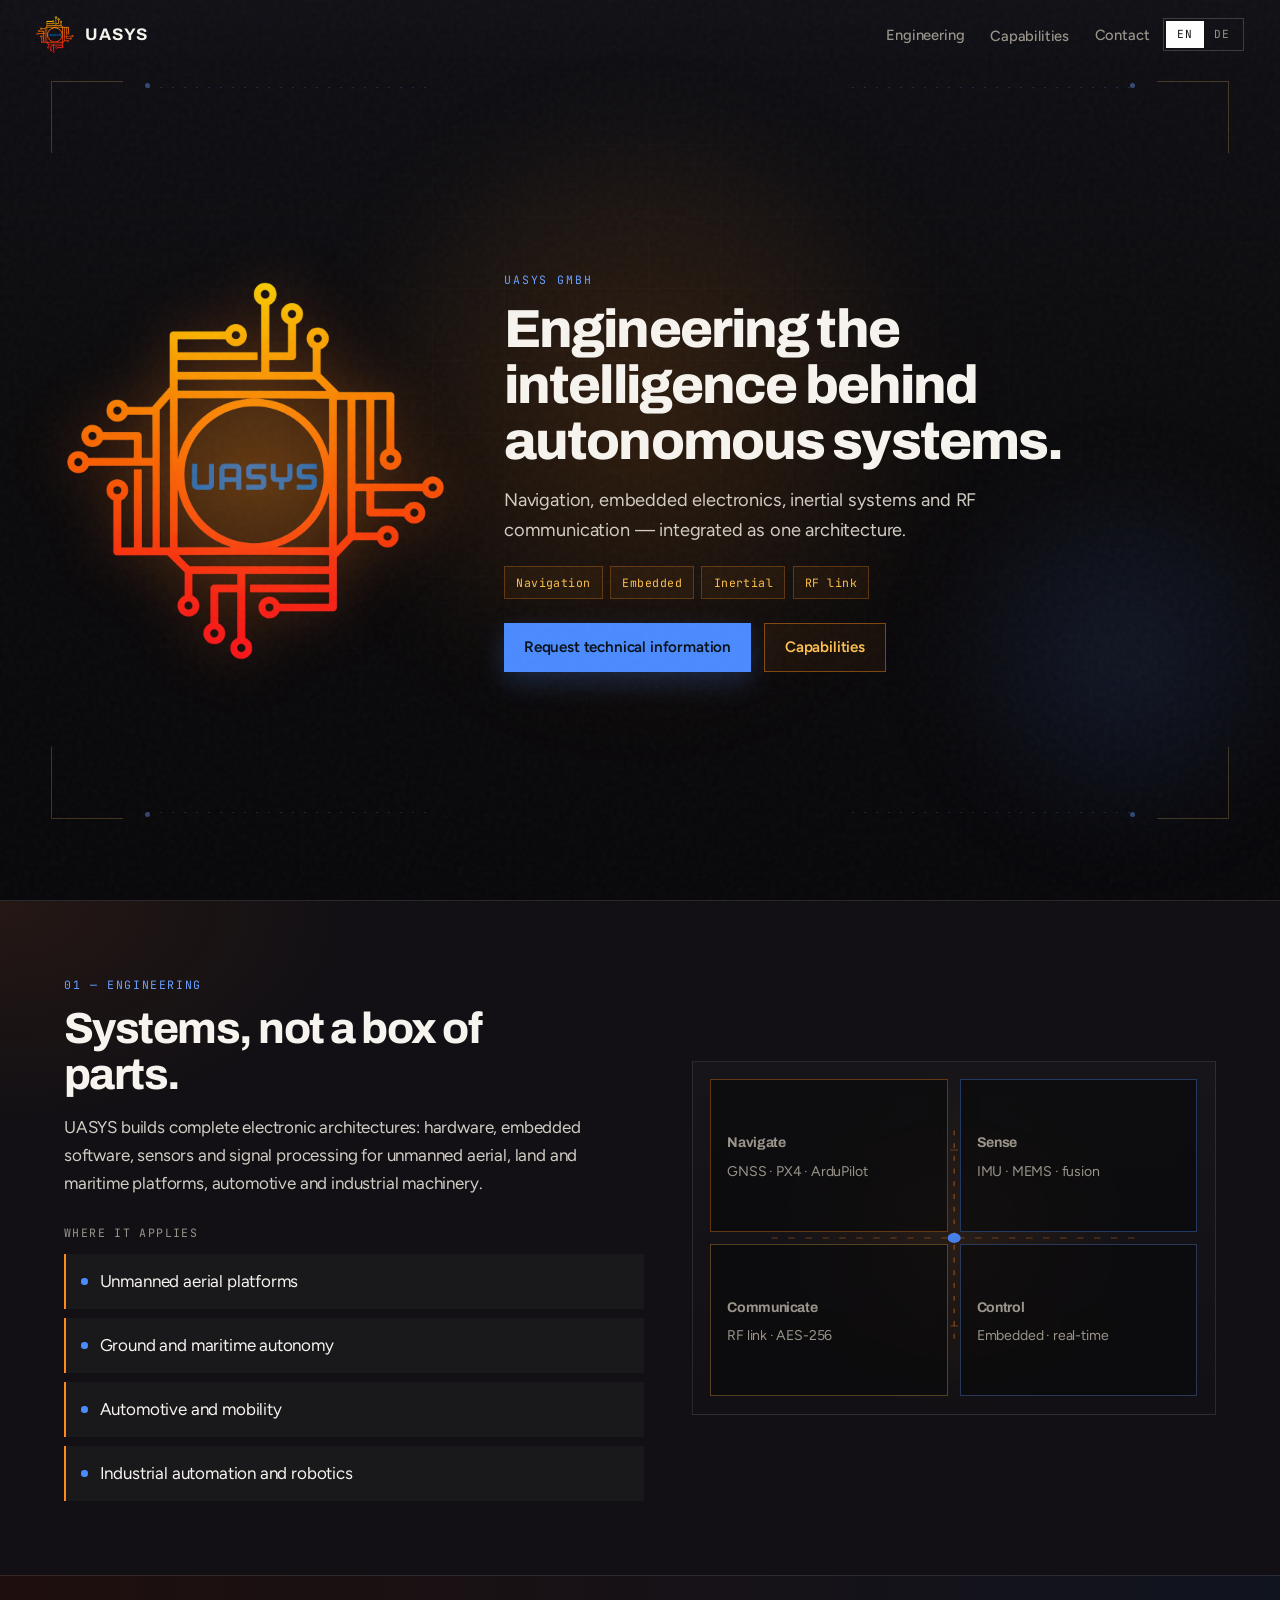
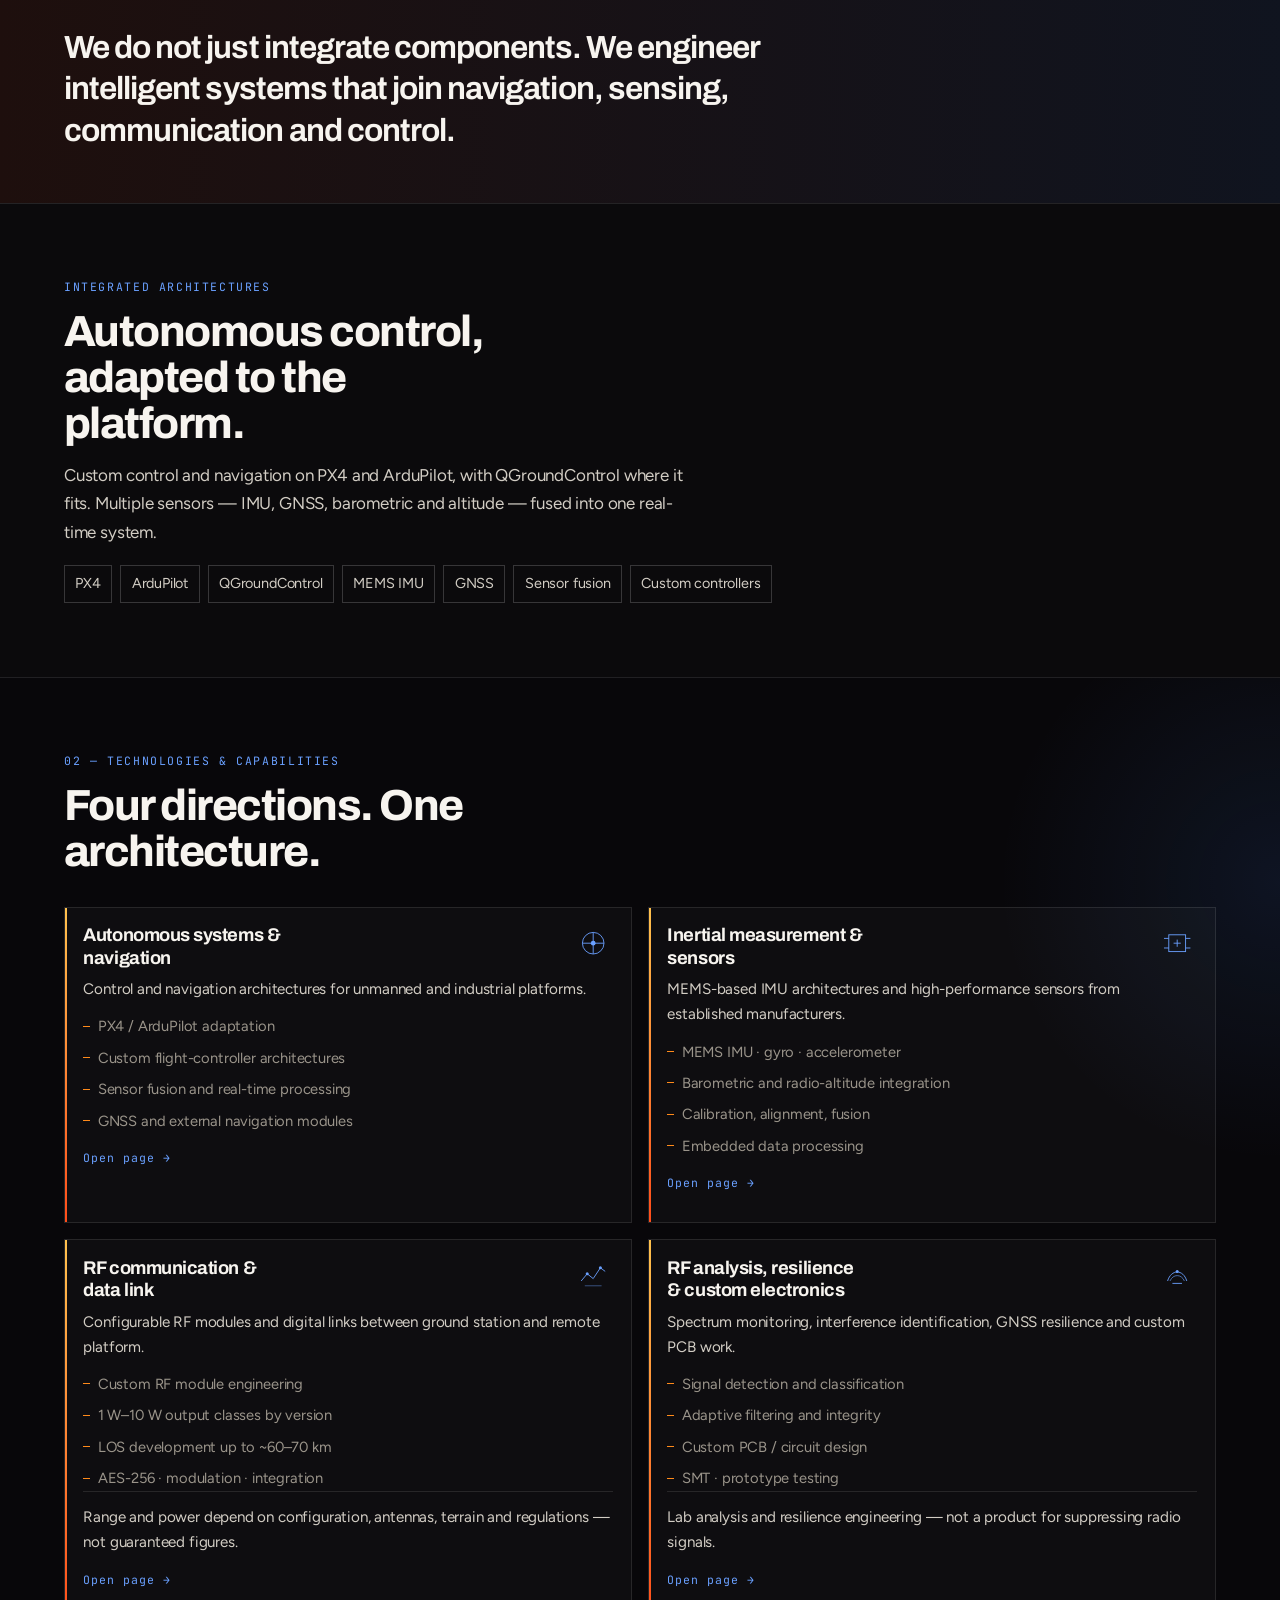
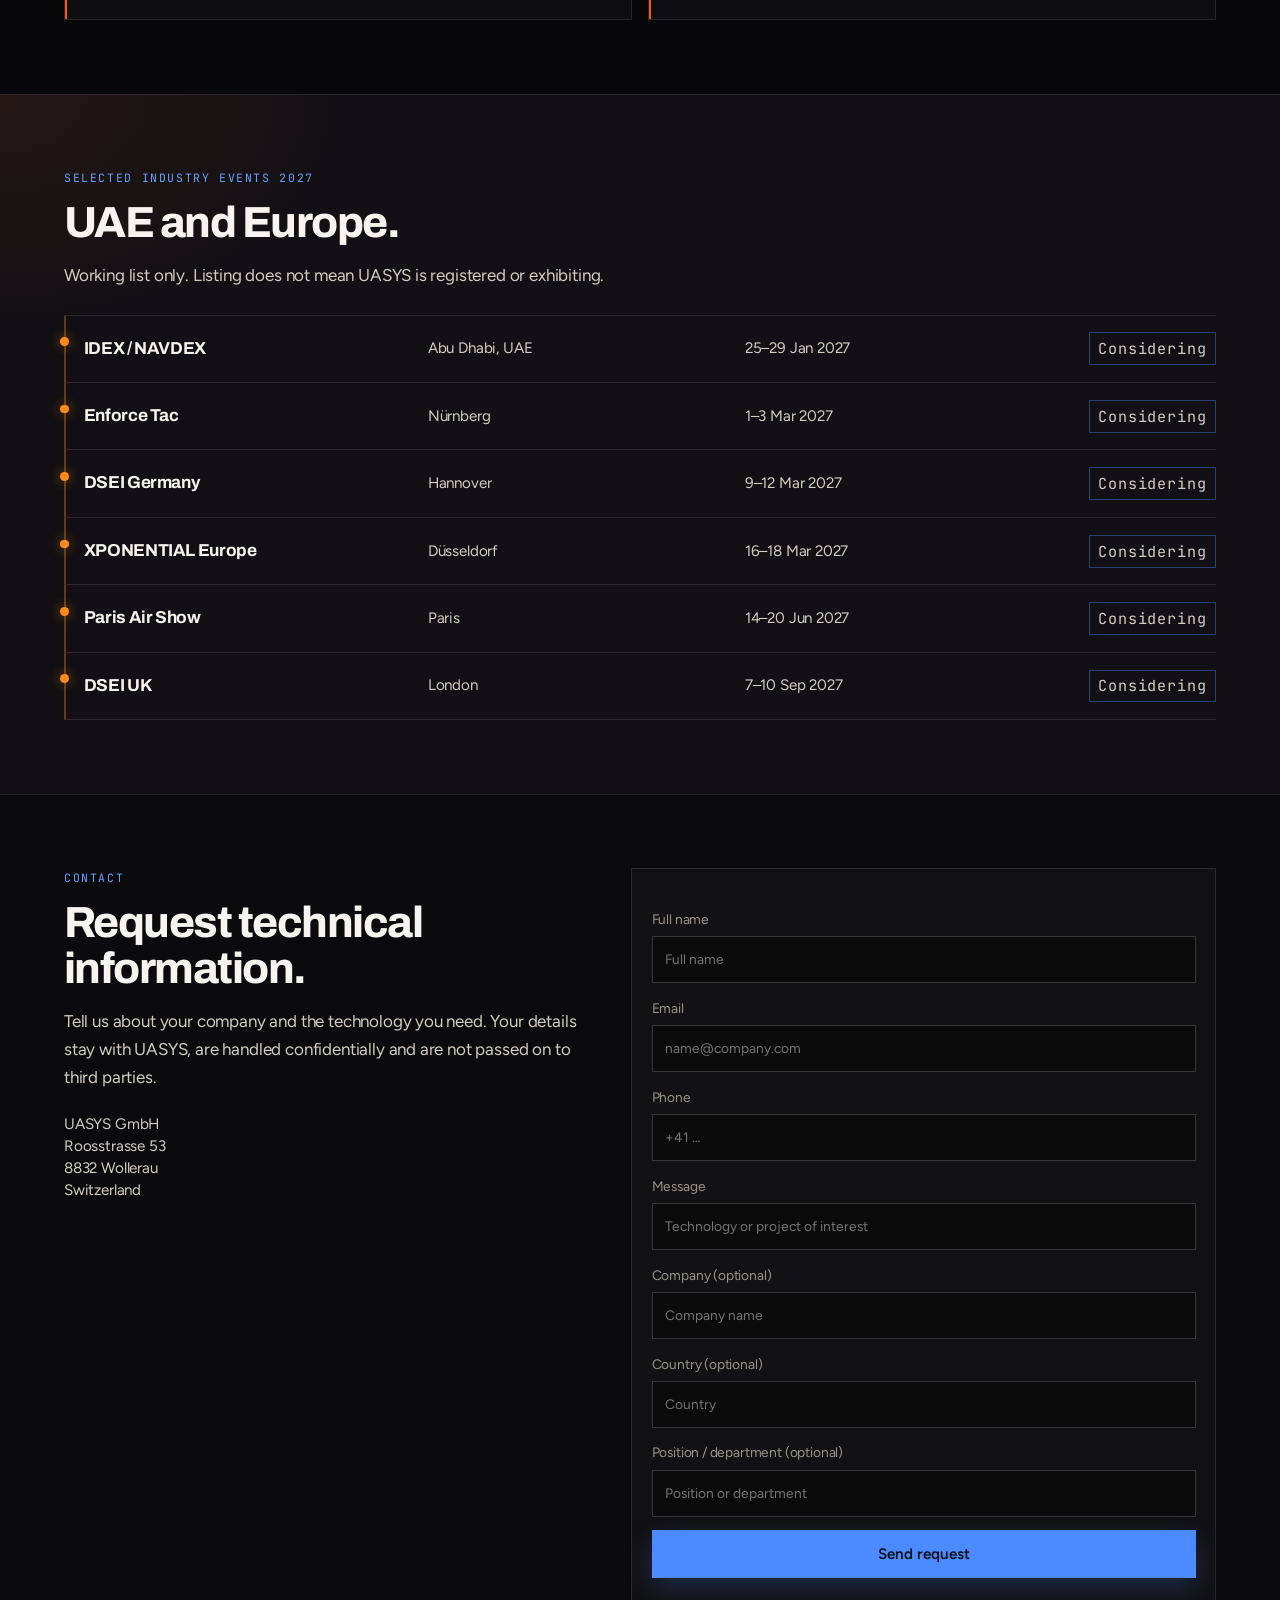
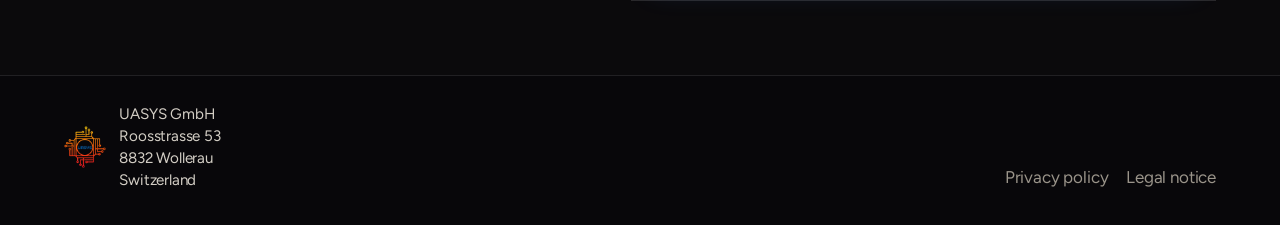
<file: index.html>
<!DOCTYPE html>
<html lang="en">
  <head>
    <meta charset="UTF-8" />
    <meta name="viewport" content="width=device-width, initial-scale=1.0" />
    <meta
      name="description"
      content="UASYS GmbH designs and integrates navigation, embedded electronics, inertial systems and RF communication for autonomous, unmanned and industrial platforms."
    />
    <title>UASYS GmbH — Engineering for autonomous systems</title>
    <link rel="canonical" href="https://uasys.ch/" />
    <link rel="alternate" hreflang="en" href="https://uasys.ch/" />
    <link rel="alternate" hreflang="x-default" href="https://uasys.ch/" />
    <meta name="robots" content="index,follow" />
    <meta property="og:type" content="website" />
    <meta property="og:site_name" content="UASYS GmbH" />
    <meta property="og:url" content="https://uasys.ch/" />
    <meta property="og:title" content="UASYS GmbH — Engineering for autonomous systems" />
    <meta
      property="og:description"
      content="Navigation, embedded electronics, inertial systems and RF communication for autonomous, unmanned and industrial platforms."
    />
    <meta property="og:image" content="https://uasys.ch/assets/logo.png" />
    <meta property="og:locale" content="en_CH" />
    <meta property="og:locale:alternate" content="de_CH" />
    <meta name="twitter:card" content="summary" />
    <meta name="twitter:title" content="UASYS GmbH — Engineering for autonomous systems" />
    <meta
      name="twitter:description"
      content="Navigation, embedded electronics, inertial systems and RF communication for autonomous platforms."
    />
    <meta name="theme-color" content="#0b0a0c" />
    <link rel="icon" type="image/png" href="/assets/logo.png" />
    <link rel="preconnect" href="https://fonts.googleapis.com" />
    <link rel="preconnect" href="https://fonts.gstatic.com" crossorigin />
    <link
      href="https://fonts.googleapis.com/css2?family=Archivo:wght@500;600;700;800&family=Figtree:wght@400;500;600;700&family=JetBrains+Mono:wght@400;500&display=swap"
      rel="stylesheet"
    />
    <link rel="stylesheet" href="/css/styles.css?v=fd6da2d" />
    <script type="application/ld+json">
      {
        "@context": "https://schema.org",
        "@type": "Organization",
        "name": "UASYS GmbH",
        "url": "https://uasys.ch/",
        "logo": "https://uasys.ch/assets/logo.png",
        "address": {
          "@type": "PostalAddress",
          "streetAddress": "Roosstrasse 53",
          "postalCode": "8832",
          "addressLocality": "Wollerau",
          "addressCountry": "CH"
        },
        "areaServed": "Worldwide",
        "description": "Engineering company for autonomous systems, navigation, inertial sensors and RF communication."
      }
    </script>
    <script>
      (function () {
        try {
          var q = new URLSearchParams(location.search).get("lang");
          var stored = localStorage.getItem("uasys-lang");
          var lang = q === "de" || q === "en" ? q : stored === "de" ? "de" : "en";
          document.documentElement.lang = lang;
        } catch (e) {
          document.documentElement.lang = "en";
        }
      })();
    </script>
  </head>
  <body data-page="index">
    <a class="skip" href="#top"><span class="t-en">Skip to content</span><span class="t-de">Zum Inhalt</span></a>
    <div class="grain" aria-hidden="true"></div>

    <header class="site-header" id="header">
      <a class="brand" href="/" aria-label="UASYS">
        <img src="/assets/logo.png" alt="" class="brand-mark" width="40" height="40" />
        <span class="brand-word">UASYS</span>
      </a>
      <nav class="nav" aria-label="Primary">
        <a href="#engineering"><span class="t-en">Engineering</span><span class="t-de">Engineering</span></a>
        <div class="nav-dd">
          <a class="nav-dd-trigger" href="#capabilities" aria-expanded="false" aria-haspopup="true">
            <span class="t-en">Capabilities</span><span class="t-de">Kompetenzen</span>
          </a>
          <div class="nav-dd-panel" role="list">
            <a href="#capabilities" role="listitem"><span class="t-en">All capabilities</span><span class="t-de">Alle Kompetenzen</span></a>
            <a href="/autonomous-systems/" role="listitem"><span class="t-en">Autonomous systems</span><span class="t-de">Autonome Systeme</span></a>
            <a href="/inertial-sensors/" role="listitem"><span class="t-en">Inertial sensors</span><span class="t-de">Inertialsensorik</span></a>
            <a href="/rf-communication/" role="listitem"><span class="t-en">RF communication</span><span class="t-de">RF-Kommunikation</span></a>
            <a href="/rf-electronics/" role="listitem"><span class="t-en">RF electronics</span><span class="t-de">RF-Elektronik</span></a>
          </div>
        </div>
        <a href="#contact"><span class="t-en">Contact</span><span class="t-de">Kontakt</span></a>
      </nav>
      <div class="lang" role="group" aria-label="Language">
        <button type="button" data-set-lang="en">EN</button>
        <button type="button" data-set-lang="de">DE</button>
      </div>
      <button class="menu-toggle" id="menuToggle" aria-label="Open menu" aria-expanded="false">
        <span></span><span></span>
      </button>
    </header>

    <div class="mobile-nav" id="mobileNav" hidden>
      <a href="#engineering"><span class="t-en">Engineering</span><span class="t-de">Engineering</span></a>
      <a href="#capabilities"><span class="t-en">Capabilities</span><span class="t-de">Kompetenzen</span></a>
      <a class="mobile-sub" href="/autonomous-systems/"><span class="t-en">Autonomous systems</span><span class="t-de">Autonome Systeme</span></a>
      <a class="mobile-sub" href="/inertial-sensors/"><span class="t-en">Inertial sensors</span><span class="t-de">Inertialsensorik</span></a>
      <a class="mobile-sub" href="/rf-communication/"><span class="t-en">RF communication</span><span class="t-de">RF-Kommunikation</span></a>
      <a class="mobile-sub" href="/rf-electronics/"><span class="t-en">RF electronics</span><span class="t-de">RF-Elektronik</span></a>
      <a href="#contact"><span class="t-en">Contact</span><span class="t-de">Kontakt</span></a>
      <div class="mobile-tools">
        <div class="lang" role="group" aria-label="Language">
          <button type="button" data-set-lang="en">EN</button>
          <button type="button" data-set-lang="de">DE</button>
        </div>
      </div>
    </div>

    <main id="top">
      <section class="hero">
        <div class="hero-bg" aria-hidden="true">
          <div class="hero-grid"></div>
          <div class="hero-wash hero-wash-a"></div>
          <div class="hero-wash hero-wash-b"></div>
          <div class="hero-scan"></div>
          <div class="hero-frame">
            <span class="hero-frame-corner hero-frame-corner-tl"></span>
            <span class="hero-frame-corner hero-frame-corner-tr"></span>
            <span class="hero-frame-corner hero-frame-corner-bl"></span>
            <span class="hero-frame-corner hero-frame-corner-br"></span>
            <span class="hero-frame-rail hero-frame-rail-tl"></span>
            <span class="hero-frame-rail hero-frame-rail-tr"></span>
            <span class="hero-frame-rail hero-frame-rail-bl"></span>
            <span class="hero-frame-rail hero-frame-rail-br"></span>
            <span class="hero-frame-dot hero-frame-dot-tl"></span>
            <span class="hero-frame-dot hero-frame-dot-tr"></span>
            <span class="hero-frame-dot hero-frame-dot-bl"></span>
            <span class="hero-frame-dot hero-frame-dot-br"></span>
          </div>
        </div>

        <div class="hero-inner">
          <div class="hero-mark-wrap">
            <div class="hero-mark-glow" aria-hidden="true"></div>
            <img src="/assets/logo.png" alt="UASYS" class="hero-mark" width="420" height="420" />
          </div>

          <div class="hero-copy">
            <p class="hero-kicker">UASYS GmbH</p>
            <h1 class="hero-title">
              <span class="t-en">Engineering the intelligence behind autonomous systems.</span>
              <span class="t-de">Die Intelligenz hinter autonomen Systemen.</span>
            </h1>
            <p class="hero-lead">
              <span class="t-en">Navigation, embedded electronics, inertial systems and RF communication — integrated as one architecture.</span>
              <span class="t-de">Navigation, Embedded-Elektronik, inertiale Systeme und HF-Kommunikation — als eine Architektur.</span>
            </p>
            <ul class="hero-rail">
              <li><span class="t-en">Navigation</span><span class="t-de">Navigation</span></li>
              <li><span class="t-en">Embedded</span><span class="t-de">Embedded</span></li>
              <li><span class="t-en">Inertial</span><span class="t-de">Inertial</span></li>
              <li><span class="t-en">RF link</span><span class="t-de">HF-Link</span></li>
            </ul>
            <div class="hero-actions">
              <a class="btn btn-blue" href="#contact">
                <span class="t-en">Request technical information</span>
                <span class="t-de">Technische Infos anfragen</span>
              </a>
              <a class="btn btn-outline" href="#capabilities">
                <span class="t-en">Capabilities</span>
                <span class="t-de">Kompetenzen</span>
              </a>
            </div>
          </div>
        </div>
      </section>

      <section class="band band-warm" id="engineering">
        <div class="wrap system">
          <div>
            <p class="eyebrow reveal"><span class="t-en">01 — Engineering</span><span class="t-de">01 — Engineering</span></p>
            <h2 class="reveal">
              <span class="t-en">Systems, not a box of parts.</span>
              <span class="t-de">Systeme, keine Einzelteile.</span>
            </h2>
            <p class="band-lead reveal">
              <span class="t-en">UASYS builds complete electronic architectures: hardware, embedded software, sensors and signal processing for unmanned aerial, land and maritime platforms, automotive and industrial machinery.</span>
              <span class="t-de">UASYS baut vollständige elektronische Architekturen: Hardware, Embedded-Software, Sensoren und Signalverarbeitung für unbemannte Luft-, Land- und Seeplattformen, Automotive und industrielle Maschinen.</span>
            </p>
            <p class="field-label reveal" style="margin-top: 1.6rem">
              <span class="t-en">Where it applies</span><span class="t-de">Wo es greift</span>
            </p>
            <ul class="fields">
              <li class="reveal"><span class="t-en">Unmanned aerial platforms</span><span class="t-de">Unbemannte Luftplattformen</span></li>
              <li class="reveal"><span class="t-en">Ground and maritime autonomy</span><span class="t-de">Autonome Boden- und Seeplattformen</span></li>
              <li class="reveal"><span class="t-en">Automotive and mobility</span><span class="t-de">Automobil und Mobilität</span></li>
              <li class="reveal"><span class="t-en">Industrial automation and robotics</span><span class="t-de">Industrieautomation und Robotik</span></li>
            </ul>
          </div>

          <div class="system-map reveal" aria-hidden="true">
            <svg class="system-svg" viewBox="0 0 400 360" preserveAspectRatio="none">
              <path d="M200 70 V290" />
              <path d="M60 180 H340" />
              <path d="M80 90 H200" />
              <path d="M320 90 H200" />
              <path d="M80 270 H200" />
              <path d="M320 270 H200" />
              <circle class="hub" cx="200" cy="180" r="5" />
            </svg>
            <div class="system-nodes">
              <div class="system-node">
                <strong><span class="t-en">Navigate</span><span class="t-de">Navigation</span></strong>
                <span>GNSS · PX4 · ArduPilot</span>
              </div>
              <div class="system-node">
                <strong><span class="t-en">Sense</span><span class="t-de">Sensorik</span></strong>
                <span>IMU · MEMS · fusion</span>
              </div>
              <div class="system-node">
                <strong><span class="t-en">Communicate</span><span class="t-de">Kommunikation</span></strong>
                <span>RF link · AES-256</span>
              </div>
              <div class="system-node">
                <strong><span class="t-en">Control</span><span class="t-de">Steuerung</span></strong>
                <span>Embedded · real-time</span>
              </div>
            </div>
          </div>
        </div>
      </section>

      <section class="quote-band">
        <div class="wrap">
          <blockquote class="quote reveal">
            <span class="t-en">We do not just integrate components. We engineer intelligent systems that join navigation, sensing, communication and control.</span>
            <span class="t-de">Wir fügen nicht nur Komponenten. Wir entwickeln intelligente Systeme, die Navigation, Sensorik, Kommunikation und Steuerung verbinden.</span>
          </blockquote>
        </div>
      </section>

      <section class="band" id="autonomous">
        <div class="wrap">
          <p class="eyebrow reveal"><span class="t-en">Integrated architectures</span><span class="t-de">Integrierte Architekturen</span></p>
          <h2 class="reveal">
            <span class="t-en">Autonomous control, adapted to the platform.</span>
            <span class="t-de">Autonome Steuerung, angepasst an die Plattform.</span>
          </h2>
          <p class="band-lead reveal">
            <span class="t-en">Custom control and navigation on PX4 and ArduPilot, with QGroundControl where it fits. Multiple sensors — IMU, GNSS, barometric and altitude — fused into one real-time system.</span>
            <span class="t-de">Individuelle Steuerung und Navigation auf PX4 und ArduPilot, mit QGroundControl wo es passt. Mehrere Sensoren — IMU, GNSS, barometrisch und Höhenmessung — in einem Echtzeitsystem.</span>
          </p>
          <ul class="stack-tags reveal">
            <li>PX4</li>
            <li>ArduPilot</li>
            <li>QGroundControl</li>
            <li>MEMS IMU</li>
            <li>GNSS</li>
            <li><span class="t-en">Sensor fusion</span><span class="t-de">Sensorfusion</span></li>
            <li><span class="t-en">Custom controllers</span><span class="t-de">Individuelle Controller</span></li>
          </ul>
        </div>
      </section>

      <section class="band band-ink" id="capabilities">
        <div class="wrap">
          <div class="band-head">
            <p class="eyebrow reveal"><span class="t-en">02 — Technologies &amp; capabilities</span><span class="t-de">02 — Technologien und Kompetenzen</span></p>
            <h2 class="reveal">
              <span class="t-en">Four directions. One architecture.</span>
              <span class="t-de">Vier Richtungen. Eine Architektur.</span>
            </h2>
          </div>

          <div class="cap-grid">
            <a class="cap reveal" id="cap-a" href="/autonomous-systems/">
              <div class="cap-top">
                <h3><span class="t-en">Autonomous systems &amp; navigation</span><span class="t-de">Autonome Systeme und Navigation</span></h3>
                <svg class="cap-icon" viewBox="0 0 64 64" aria-hidden="true">
                  <circle cx="32" cy="32" r="18" fill="none" stroke="currentColor" stroke-width="1.5" />
                  <path d="M32 14 V50 M14 32 H50" stroke="currentColor" stroke-width="1.5" />
                  <circle cx="32" cy="32" r="4" fill="currentColor" />
                </svg>
              </div>
              <p>
                <span class="t-en">Control and navigation architectures for unmanned and industrial platforms.</span>
                <span class="t-de">Steuerungs- und Navigationsarchitekturen für unbemannte und industrielle Plattformen.</span>
              </p>
              <ul>
                <li>PX4 / ArduPilot adaptation</li>
                <li><span class="t-en">Custom flight-controller architectures</span><span class="t-de">Individuelle Flugcontroller-Architekturen</span></li>
                <li><span class="t-en">Sensor fusion and real-time processing</span><span class="t-de">Sensorfusion und Echtzeitverarbeitung</span></li>
                <li><span class="t-en">GNSS and external navigation modules</span><span class="t-de">GNSS und externe Navigationsmodule</span></li>
              </ul>
              <p class="cap-more"><span class="t-en">Open page →</span><span class="t-de">Seite öffnen →</span></p>
            </a>

            <a class="cap reveal" id="cap-b" href="/inertial-sensors/">
              <div class="cap-top">
                <h3><span class="t-en">Inertial measurement &amp; sensors</span><span class="t-de">Inertiale Messtechnik und Sensorik</span></h3>
                <svg class="cap-icon" viewBox="0 0 64 64" aria-hidden="true">
                  <rect x="18" y="18" width="28" height="28" fill="none" stroke="currentColor" stroke-width="1.5" />
                  <path d="M26 32 H38 M32 26 V38" stroke="currentColor" stroke-width="1.5" />
                  <path d="M10 24 H18 M10 40 H18 M46 24 H54 M46 40 H54" stroke="currentColor" stroke-width="1.5" />
                </svg>
              </div>
              <p>
                <span class="t-en">MEMS-based IMU architectures and high-performance sensors from established manufacturers.</span>
                <span class="t-de">IMU-Architekturen auf MEMS-Basis und Hochleistungssensoren etablierter Hersteller.</span>
              </p>
              <ul>
                <li>MEMS IMU · gyro · accelerometer</li>
                <li><span class="t-en">Barometric and radio-altitude integration</span><span class="t-de">Barometrische und Funk-Höhenmessung</span></li>
                <li><span class="t-en">Calibration, alignment, fusion</span><span class="t-de">Kalibrierung, Abgleich, Fusion</span></li>
                <li><span class="t-en">Embedded data processing</span><span class="t-de">Eingebettete Datenverarbeitung</span></li>
              </ul>
              <p class="cap-more"><span class="t-en">Open page →</span><span class="t-de">Seite öffnen →</span></p>
            </a>

            <a class="cap reveal" id="cap-c" href="/rf-communication/">
              <div class="cap-top">
                <h3><span class="t-en">RF communication &amp; data link</span><span class="t-de">HF-Kommunikation und Datenlink</span></h3>
                <svg class="cap-icon" viewBox="0 0 64 64" aria-hidden="true">
                  <path d="M12 40 L22 28 L32 36 L44 18 L52 24" fill="none" stroke="currentColor" stroke-width="1.5" />
                  <circle cx="22" cy="28" r="2.5" fill="currentColor" />
                  <circle cx="44" cy="18" r="2.5" fill="currentColor" />
                  <path d="M18 48 H46" stroke="currentColor" stroke-width="1.5" opacity="0.5" />
                </svg>
              </div>
              <p>
                <span class="t-en">Configurable RF modules and digital links between ground station and remote platform.</span>
                <span class="t-de">Konfigurierbare HF-Module und digitale Links zwischen Bodenstation und Plattform.</span>
              </p>
              <ul>
                <li><span class="t-en">Custom RF module engineering</span><span class="t-de">Kundenspezifische HF-Module</span></li>
                <li><span class="t-en">1 W–10 W output classes by version</span><span class="t-de">1 W–10 W Ausgangsklassen je Version</span></li>
                <li><span class="t-en">LOS development up to ~60–70 km</span><span class="t-de">LOS-Entwicklung bis ~60–70 km</span></li>
                <li>AES-256 · modulation · integration</li>
              </ul>
              <p class="cap-note">
                <span class="t-en">Range and power depend on configuration, antennas, terrain and regulations — not guaranteed figures.</span>
                <span class="t-de">Reichweite und Leistung hängen von Konfiguration, Antennen, Gelände und Vorschriften ab — keine Zusicherung.</span>
              </p>
              <p class="cap-more"><span class="t-en">Open page →</span><span class="t-de">Seite öffnen →</span></p>
            </a>

            <a class="cap reveal" id="cap-d" href="/rf-electronics/">
              <div class="cap-top">
                <h3><span class="t-en">RF analysis, resilience &amp; custom electronics</span><span class="t-de">HF-Analyse, Resilienz und Elektronik</span></h3>
                <svg class="cap-icon" viewBox="0 0 64 64" aria-hidden="true">
                  <path d="M16 40 C22 20, 42 20, 48 40" fill="none" stroke="currentColor" stroke-width="1.5" />
                  <path d="M20 40 C25 28, 39 28, 44 40" fill="none" stroke="currentColor" stroke-width="1.5" opacity="0.7" />
                  <path d="M24 44 H40" stroke="currentColor" stroke-width="1.5" />
                  <circle cx="32" cy="24" r="2.5" fill="currentColor" />
                </svg>
              </div>
              <p>
                <span class="t-en">Spectrum monitoring, interference identification, GNSS resilience and custom PCB work.</span>
                <span class="t-de">Spektrumsüberwachung, Störungserkennung, GNSS-Resilienz und kundenspezifische PCB-Arbeit.</span>
              </p>
              <ul>
                <li><span class="t-en">Signal detection and classification</span><span class="t-de">Signalerkennung und Klassifikation</span></li>
                <li><span class="t-en">Adaptive filtering and integrity</span><span class="t-de">Adaptive Filterung und Integrität</span></li>
                <li><span class="t-en">Custom PCB / circuit design</span><span class="t-de">Kundenspezifisches PCB-/Schaltungsdesign</span></li>
                <li>SMT · prototype testing</li>
              </ul>
              <p class="cap-note">
                <span class="t-en">Lab analysis and resilience engineering — not a product for suppressing radio signals.</span>
                <span class="t-de">Laboranalyse und Resilienz-Engineering — kein Produkt zur Unterdrückung von Funksignalen.</span>
              </p>
              <p class="cap-more"><span class="t-en">Open page →</span><span class="t-de">Seite öffnen →</span></p>
            </a>
          </div>
        </div>
      </section>

      <section class="band band-warm" id="events">
        <div class="wrap">
          <p class="eyebrow reveal"><span class="t-en">Selected industry events 2027</span><span class="t-de">Ausgewählte Events 2027</span></p>
          <h2 class="reveal">
            <span class="t-en">UAE and Europe.</span>
            <span class="t-de">VAE und Europa.</span>
          </h2>
          <p class="band-lead reveal">
            <span class="t-en">Working list only. Listing does not mean UASYS is registered or exhibiting.</span>
            <span class="t-de">Nur Arbeitsliste. Die Nennung bedeutet keine Anmeldung und keinen Ausstellerstatus.</span>
          </p>

          <div class="timeline">
            <article class="event reveal">
              <h3>IDEX / NAVDEX</h3>
              <p><span class="t-en">Abu Dhabi, UAE</span><span class="t-de">Abu Dhabi, VAE</span></p>
              <p><span class="t-en">25–29 Jan 2027</span><span class="t-de">25.–29. Jan 2027</span></p>
              <p class="status"><span class="t-en">Considering</span><span class="t-de">In Erwägung</span></p>
            </article>
            <article class="event reveal">
              <h3>Enforce Tac</h3>
              <p>Nürnberg</p>
              <p><span class="t-en">1–3 Mar 2027</span><span class="t-de">1.–3. Mär 2027</span></p>
              <p class="status"><span class="t-en">Considering</span><span class="t-de">In Erwägung</span></p>
            </article>
            <article class="event reveal">
              <h3>DSEI Germany</h3>
              <p>Hannover</p>
              <p><span class="t-en">9–12 Mar 2027</span><span class="t-de">9.–12. Mär 2027</span></p>
              <p class="status"><span class="t-en">Considering</span><span class="t-de">In Erwägung</span></p>
            </article>
            <article class="event reveal">
              <h3>XPONENTIAL Europe</h3>
              <p>Düsseldorf</p>
              <p><span class="t-en">16–18 Mar 2027</span><span class="t-de">16.–18. Mär 2027</span></p>
              <p class="status"><span class="t-en">Considering</span><span class="t-de">In Erwägung</span></p>
            </article>
            <article class="event reveal">
              <h3>Paris Air Show</h3>
              <p>Paris</p>
              <p><span class="t-en">14–20 Jun 2027</span><span class="t-de">14.–20. Jun 2027</span></p>
              <p class="status"><span class="t-en">Considering</span><span class="t-de">In Erwägung</span></p>
            </article>
            <article class="event reveal">
              <h3>DSEI UK</h3>
              <p>London</p>
              <p><span class="t-en">7–10 Sep 2027</span><span class="t-de">7.–10. Sep 2027</span></p>
              <p class="status"><span class="t-en">Considering</span><span class="t-de">In Erwägung</span></p>
            </article>
          </div>
        </div>
      </section>

      <section class="band" id="contact">
        <div class="wrap contact-stage">
          <div>
            <p class="eyebrow reveal"><span class="t-en">Contact</span><span class="t-de">Kontakt</span></p>
            <h2 class="reveal">
              <span class="t-en">Request technical information.</span>
              <span class="t-de">Technische Informationen anfragen.</span>
            </h2>
            <p class="band-lead reveal">
              <span class="t-en">Tell us about your company and the technology you need. Your details stay with UASYS, are handled confidentially and are not passed on to third parties.</span>
              <span class="t-de">Beschreiben Sie Ihr Unternehmen und die benötigte Technologie. Ihre Angaben bleiben bei UASYS, werden vertraulich behandelt und nicht an Dritte weitergegeben.</span>
            </p>
            <p class="address reveal" style="margin-top: 1.4rem">
              <span class="t-en">UASYS GmbH<br />Roosstrasse 53<br />8832 Wollerau<br />Switzerland</span>
              <span class="t-de">UASYS GmbH<br />Roosstrasse 53<br />8832 Wollerau<br />Schweiz</span>
            </p>
          </div>
          <div class="panel reveal">
            <form class="form" id="requestForm">
              <input type="hidden" name="access_key" value="c1e16505-6526-44c1-8a24-5aee114bb3ed" />
              <input type="hidden" name="subject" value="UASYS — technical information request" />
              <input type="hidden" name="from_name" value="UASYS website" />
              <input type="checkbox" name="botcheck" class="botcheck" tabindex="-1" autocomplete="off" />
              <label>
                <span class="t-en">Full name</span><span class="t-de">Vollständiger Name</span>
                <input name="name" autocomplete="name" required data-ph-en="Full name" data-ph-de="Vollständiger Name" />
              </label>
              <label>
                <span class="t-en">Email</span><span class="t-de">E-Mail</span>
                <input name="email" type="email" autocomplete="email" required data-ph-en="name@company.com" data-ph-de="name@firma.com" />
              </label>
              <label>
                <span class="t-en">Phone</span><span class="t-de">Telefon</span>
                <input name="phone" type="tel" autocomplete="tel" required data-ph-en="+41 …" data-ph-de="+41 …" />
              </label>
              <label>
                <span class="t-en">Message</span><span class="t-de">Nachricht</span>
                <input name="message" required data-ph-en="Technology or project of interest" data-ph-de="Technologie oder Projekt von Interesse" />
              </label>
              <label>
                <span class="t-en">Company (optional)</span><span class="t-de">Unternehmen (optional)</span>
                <input name="company" autocomplete="organization" data-ph-en="Company name" data-ph-de="Unternehmen" />
              </label>
              <label>
                <span class="t-en">Country (optional)</span><span class="t-de">Land (optional)</span>
                <input name="country" autocomplete="country-name" data-ph-en="Country" data-ph-de="Land" />
              </label>
              <label>
                <span class="t-en">Position / department (optional)</span><span class="t-de">Funktion / Abteilung (optional)</span>
                <input name="position" autocomplete="organization-title" data-ph-en="Position or department" data-ph-de="Funktion oder Abteilung" />
              </label>
              <button class="btn btn-blue" type="submit" id="requestSubmit">
                <span class="t-en">Send request</span>
                <span class="t-de">Anfrage senden</span>
              </button>
            </form>
            <p class="form-error" id="requestError" hidden>
              <span class="t-en">The request could not be sent. Please try again in a moment.</span>
              <span class="t-de">Die Anfrage konnte nicht gesendet werden. Bitte versuchen Sie es gleich noch einmal.</span>
            </p>
            <p class="form-done" id="requestDone" hidden>
              <span class="t-en">Request sent. UASYS will reply to the email you entered.</span>
              <span class="t-de">Anfrage gesendet. UASYS antwortet an die angegebene E-Mail.</span>
            </p>
          </div>
        </div>
      </section>
    </main>

    <footer class="site-footer">
      <div class="wrap footer-row">
        <div class="footer-brand">
          <img src="/assets/logo.png" alt="" class="footer-mark" width="42" height="42" />
          <p class="address">
            <span class="t-en">UASYS GmbH<br />Roosstrasse 53<br />8832 Wollerau<br />Switzerland</span>
            <span class="t-de">UASYS GmbH<br />Roosstrasse 53<br />8832 Wollerau<br />Schweiz</span>
          </p>
        </div>
        <nav class="footer-legal" aria-label="Legal">
          <a href="/datenschutz/"><span class="t-en">Privacy policy</span><span class="t-de">Datenschutz</span></a>
          <a href="/impressum/"><span class="t-en">Legal notice</span><span class="t-de">Impressum</span></a>
        </nav>
      </div>
    </footer>

    <script src="/js/main.js"></script>
  </body>
</html>
</file>
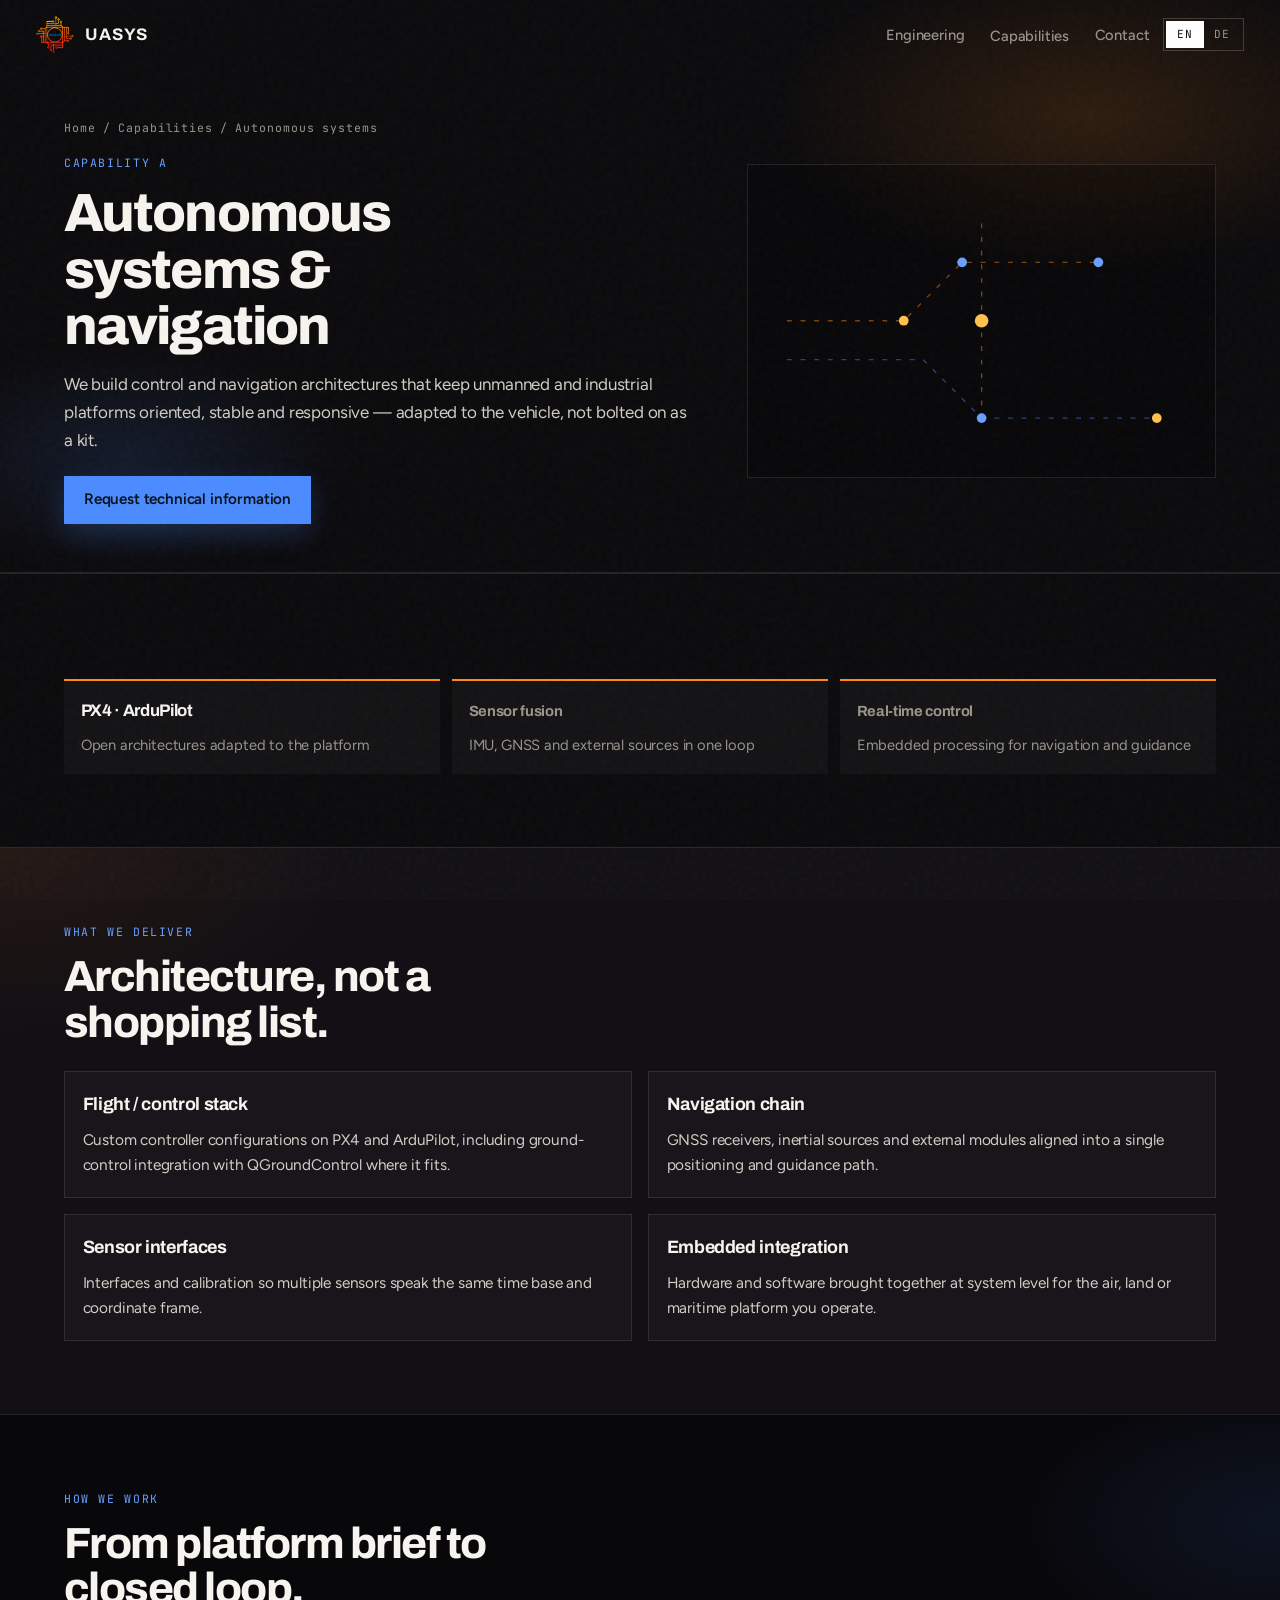
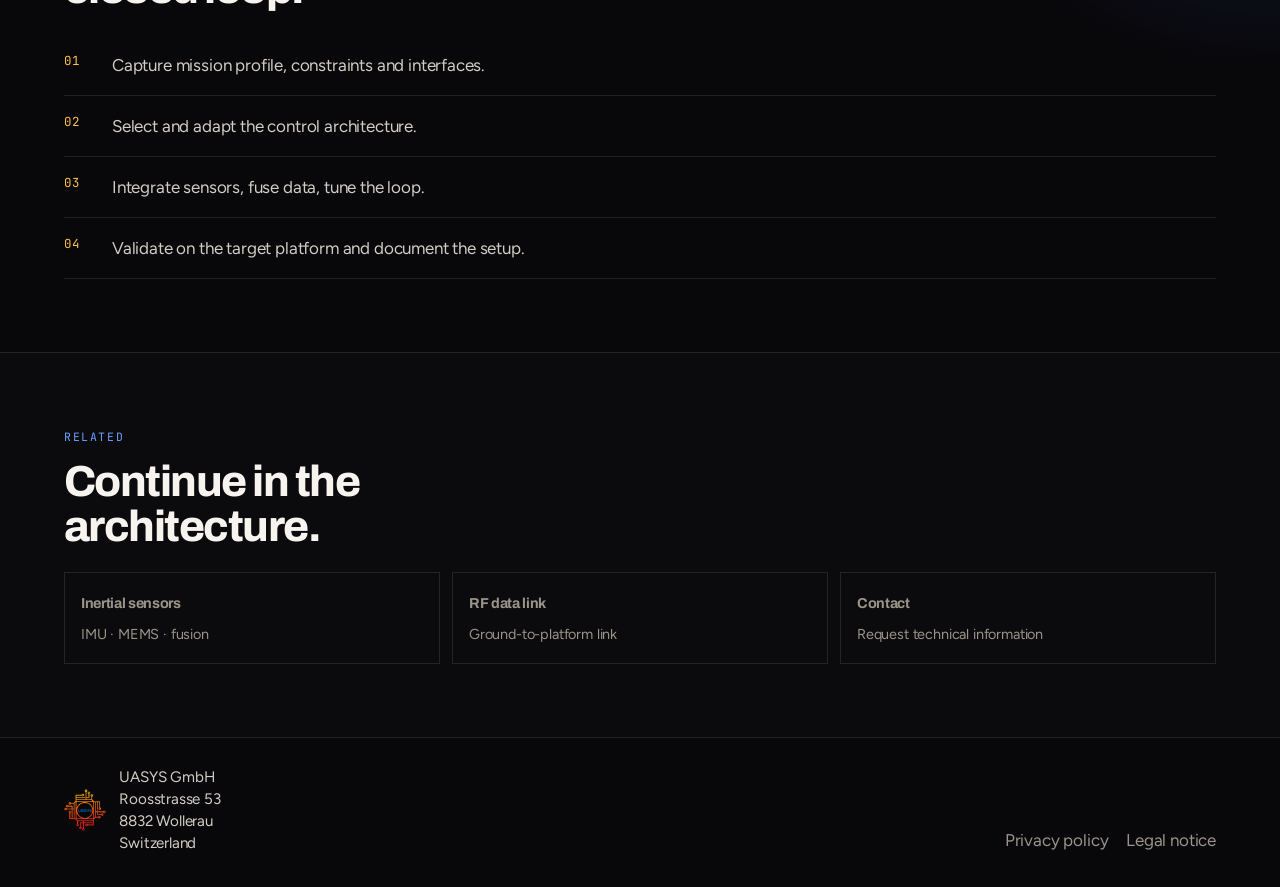
<file: autonomous-systems/index.html>
<!DOCTYPE html>
<html lang="en">
  <head>
    <meta charset="UTF-8" />
    <meta name="viewport" content="width=device-width, initial-scale=1.0" />
    <title>Autonomous systems &amp; navigation — UASYS GmbH</title>
    <meta
      name="description"
      content="UASYS develops autonomous control and navigation architectures on PX4 and ArduPilot, with sensor fusion, GNSS and embedded integration for unmanned and industrial platforms."
    />
    <link rel="canonical" href="https://uasys.ch/autonomous-systems/" />
    <link rel="alternate" hreflang="en" href="https://uasys.ch/autonomous-systems/" />
    <meta property="og:type" content="website" />
    <meta property="og:site_name" content="UASYS GmbH" />
    <meta property="og:url" content="https://uasys.ch/autonomous-systems/" />
    <meta property="og:title" content="Autonomous systems & navigation — UASYS GmbH" />
    <meta
      property="og:description"
      content="Custom autonomous control and navigation architectures with PX4, ArduPilot, sensor fusion and GNSS integration."
    />
    <meta property="og:image" content="https://uasys.ch/assets/logo.png" />
    <meta name="twitter:card" content="summary" />
    <meta name="theme-color" content="#0b0a0c" />
    <link rel="icon" type="image/png" href="/assets/logo.png" />
    <link rel="preconnect" href="https://fonts.googleapis.com" />
    <link rel="preconnect" href="https://fonts.gstatic.com" crossorigin />
    <link
      href="https://fonts.googleapis.com/css2?family=Archivo:wght@500;600;700;800&family=Figtree:wght@400;500;600;700&family=JetBrains+Mono:wght@400;500&display=swap"
      rel="stylesheet"
    />
    <link rel="stylesheet" href="/css/styles.css" />
    <script type="application/ld+json">
      {
        "@context": "https://schema.org",
        "@type": "Service",
        "name": "Autonomous systems and navigation",
        "provider": {
          "@type": "Organization",
          "name": "UASYS GmbH",
          "url": "https://uasys.ch/"
        },
        "areaServed": "Worldwide",
        "description": "Development and integration of autonomous control and navigation architectures for unmanned and industrial platforms."
      }
    </script>
    <script>
      (function () {
        try {
          var q = new URLSearchParams(location.search).get("lang");
          var stored = localStorage.getItem("uasys-lang");
          document.documentElement.lang = q === "de" || q === "en" ? q : stored === "de" ? "de" : "en";
        } catch (e) {
          document.documentElement.lang = "en";
        }
      })();
    </script>
  </head>
  <body data-page="service-auto">
    <a class="skip" href="#top"><span class="t-en">Skip to content</span><span class="t-de">Zum Inhalt</span></a>
    <div class="grain" aria-hidden="true"></div>
    <header class="site-header" id="header">
      <a class="brand" href="/" aria-label="UASYS">
        <img src="/assets/logo.png" alt="" class="brand-mark" width="40" height="40" />
        <span class="brand-word">UASYS</span>
      </a>
      <nav class="nav" aria-label="Primary">
        <a href="/#engineering"><span class="t-en">Engineering</span><span class="t-de">Engineering</span></a>
        <div class="nav-dd">
          <a class="nav-dd-trigger" href="/#capabilities" aria-expanded="false" aria-haspopup="true">
            <span class="t-en">Capabilities</span><span class="t-de">Kompetenzen</span>
          </a>
          <div class="nav-dd-panel" role="list">
            <a href="/#capabilities" role="listitem"><span class="t-en">All capabilities</span><span class="t-de">Alle Kompetenzen</span></a>
            <a href="/autonomous-systems/" role="listitem" aria-current="page"><span class="t-en">Autonomous systems</span><span class="t-de">Autonome Systeme</span></a>
            <a href="/inertial-sensors/" role="listitem"><span class="t-en">Inertial sensors</span><span class="t-de">Inertialsensorik</span></a>
            <a href="/rf-communication/" role="listitem"><span class="t-en">RF communication</span><span class="t-de">RF-Kommunikation</span></a>
            <a href="/rf-electronics/" role="listitem"><span class="t-en">RF electronics</span><span class="t-de">RF-Elektronik</span></a>
          </div>
        </div>
        <a href="/#contact"><span class="t-en">Contact</span><span class="t-de">Kontakt</span></a>
      </nav>
      <div class="lang" role="group" aria-label="Language">
        <button type="button" data-set-lang="en">EN</button>
        <button type="button" data-set-lang="de">DE</button>
      </div>
      <button class="menu-toggle" id="menuToggle" aria-label="Open menu" aria-expanded="false">
        <span></span><span></span>
      </button>
    </header>
    <div class="mobile-nav" id="mobileNav" hidden>
      <a href="/#engineering"><span class="t-en">Engineering</span><span class="t-de">Engineering</span></a>
      <a href="/#capabilities"><span class="t-en">Capabilities</span><span class="t-de">Kompetenzen</span></a>
      <a class="mobile-sub" href="/autonomous-systems/" aria-current="page"><span class="t-en">Autonomous systems</span><span class="t-de">Autonome Systeme</span></a>
      <a class="mobile-sub" href="/inertial-sensors/"><span class="t-en">Inertial sensors</span><span class="t-de">Inertialsensorik</span></a>
      <a class="mobile-sub" href="/rf-communication/"><span class="t-en">RF communication</span><span class="t-de">RF-Kommunikation</span></a>
      <a class="mobile-sub" href="/rf-electronics/"><span class="t-en">RF electronics</span><span class="t-de">RF-Elektronik</span></a>
      <a href="/#contact"><span class="t-en">Contact</span><span class="t-de">Kontakt</span></a>
    </div>

    <main id="top">
      <section class="service-hero">
        <div class="wrap service-hero-grid">
          <div>
            <p class="crumb">
              <a href="/"><span class="t-en">Home</span><span class="t-de">Start</span></a>
              <span>/</span>
              <a href="/#capabilities"><span class="t-en">Capabilities</span><span class="t-de">Kompetenzen</span></a>
              <span>/</span>
              <span><span class="t-en">Autonomous systems</span><span class="t-de">Autonome Systeme</span></span>
            </p>
            <p class="eyebrow"><span class="t-en">Capability A</span><span class="t-de">Kompetenz A</span></p>
            <h1>
              <span class="t-en">Autonomous systems &amp; navigation</span>
              <span class="t-de">Autonome Systeme und Navigation</span>
            </h1>
            <p class="band-lead">
              <span class="t-en">We build control and navigation architectures that keep unmanned and industrial platforms oriented, stable and responsive — adapted to the vehicle, not bolted on as a kit.</span>
              <span class="t-de">Wir bauen Steuerungs- und Navigationsarchitekturen, die unbemannte und industrielle Plattformen orientiert, stabil und reagierend halten — angepasst an das Fahrzeug, nicht als Bausatz aufgesetzt.</span>
            </p>
            <div class="hero-actions" style="margin-top: 1.4rem; justify-content: flex-start">
              <a class="btn btn-blue" href="/#contact">
                <span class="t-en">Request technical information</span>
                <span class="t-de">Technische Infos anfragen</span>
              </a>
            </div>
          </div>
          <div class="service-viz reveal" aria-hidden="true">
            <svg viewBox="0 0 480 320" preserveAspectRatio="xMidYMid meet">
              <path class="trace" d="M40 160 H160 L220 100 H360" />
              <path class="trace trace-blue" d="M40 200 H180 L240 260 H420" />
              <path class="trace" d="M240 60 V260" />
              <circle class="node-warm" cx="160" cy="160" r="5" />
              <circle class="node" cx="220" cy="100" r="5" />
              <circle class="node-warm" cx="240" cy="160" r="7" />
              <circle class="node" cx="240" cy="260" r="5" />
              <circle class="node" cx="360" cy="100" r="5" />
              <circle class="node-warm" cx="420" cy="260" r="5" />
            </svg>
          </div>
        </div>
      </section>

      <section class="band">
        <div class="wrap">
          <div class="metric-row">
            <div class="metric reveal">
              <strong>PX4 · ArduPilot</strong>
              <span><span class="t-en">Open architectures adapted to the platform</span><span class="t-de">Offene Architekturen, angepasst an die Plattform</span></span>
            </div>
            <div class="metric reveal">
              <strong><span class="t-en">Sensor fusion</span><span class="t-de">Sensorfusion</span></strong>
              <span><span class="t-en">IMU, GNSS and external sources in one loop</span><span class="t-de">IMU, GNSS und externe Quellen in einer Schleife</span></span>
            </div>
            <div class="metric reveal">
              <strong><span class="t-en">Real-time control</span><span class="t-de">Echtzeitsteuerung</span></strong>
              <span><span class="t-en">Embedded processing for navigation and guidance</span><span class="t-de">Eingebettete Verarbeitung für Navigation und Führung</span></span>
            </div>
          </div>
        </div>
      </section>

      <section class="band band-warm">
        <div class="wrap">
          <p class="eyebrow reveal"><span class="t-en">What we deliver</span><span class="t-de">Was wir liefern</span></p>
          <h2 class="reveal">
            <span class="t-en">Architecture, not a shopping list.</span>
            <span class="t-de">Architektur, keine Einkaufsliste.</span>
          </h2>
          <div class="feature-grid" style="margin-top: 1.6rem">
            <article class="feature reveal">
              <h3><span class="t-en">Flight / control stack</span><span class="t-de">Flug- / Steuerungsstack</span></h3>
              <p>
                <span class="t-en">Custom controller configurations on PX4 and ArduPilot, including ground-control integration with QGroundControl where it fits.</span>
                <span class="t-de">Individuelle Controller-Konfigurationen auf PX4 und ArduPilot, inklusive Bodenstations-Anbindung mit QGroundControl wo es passt.</span>
              </p>
            </article>
            <article class="feature reveal">
              <h3><span class="t-en">Navigation chain</span><span class="t-de">Navigationskette</span></h3>
              <p>
                <span class="t-en">GNSS receivers, inertial sources and external modules aligned into a single positioning and guidance path.</span>
                <span class="t-de">GNSS-Empfänger, inertiale Quellen und externe Module in einem Positionierungs- und Führungspfad.</span>
              </p>
            </article>
            <article class="feature reveal">
              <h3><span class="t-en">Sensor interfaces</span><span class="t-de">Sensorschnittstellen</span></h3>
              <p>
                <span class="t-en">Interfaces and calibration so multiple sensors speak the same time base and coordinate frame.</span>
                <span class="t-de">Schnittstellen und Kalibrierung, damit mehrere Sensoren dieselbe Zeitbasis und dasselbe Koordinatensystem sprechen.</span>
              </p>
            </article>
            <article class="feature reveal">
              <h3><span class="t-en">Embedded integration</span><span class="t-de">Embedded-Integration</span></h3>
              <p>
                <span class="t-en">Hardware and software brought together at system level for the air, land or maritime platform you operate.</span>
                <span class="t-de">Hard- und Software auf Systemebene für die Luft-, Land- oder Seeplattform, die Sie betreiben.</span>
              </p>
            </article>
          </div>
        </div>
      </section>

      <section class="band band-ink">
        <div class="wrap split">
          <div>
            <p class="eyebrow reveal"><span class="t-en">How we work</span><span class="t-de">So arbeiten wir</span></p>
            <h2 class="reveal">
              <span class="t-en">From platform brief to closed loop.</span>
              <span class="t-de">Vom Plattform-Briefing zur geschlossenen Schleife.</span>
            </h2>
          </div>
          <ol class="process reveal">
            <li><span class="t-en">Capture mission profile, constraints and interfaces.</span><span class="t-de">Missionsprofil, Randbedingungen und Schnittstellen erfassen.</span></li>
            <li><span class="t-en">Select and adapt the control architecture.</span><span class="t-de">Steuerungsarchitektur auswählen und anpassen.</span></li>
            <li><span class="t-en">Integrate sensors, fuse data, tune the loop.</span><span class="t-de">Sensoren integrieren, Daten fusionieren, Schleife abstimmen.</span></li>
            <li><span class="t-en">Validate on the target platform and document the setup.</span><span class="t-de">Auf der Zielplattform prüfen und den Aufbau dokumentieren.</span></li>
          </ol>
        </div>
      </section>

      <section class="band">
        <div class="wrap">
          <p class="eyebrow reveal"><span class="t-en">Related</span><span class="t-de">Verwandt</span></p>
          <h2 class="reveal"><span class="t-en">Continue in the architecture.</span><span class="t-de">Weiter in der Architektur.</span></h2>
          <div class="related" style="margin-top: 1.4rem">
            <a class="reveal" href="/inertial-sensors/">
              <strong><span class="t-en">Inertial sensors</span><span class="t-de">Inertiale Sensorik</span></strong>
              <span>IMU · MEMS · fusion</span>
            </a>
            <a class="reveal" href="/rf-communication/">
              <strong><span class="t-en">RF data link</span><span class="t-de">HF-Datenlink</span></strong>
              <span><span class="t-en">Ground-to-platform link</span><span class="t-de">Link Boden–Plattform</span></span>
            </a>
            <a class="reveal" href="/#contact">
              <strong><span class="t-en">Contact</span><span class="t-de">Kontakt</span></strong>
              <span><span class="t-en">Request technical information</span><span class="t-de">Technische Infos anfragen</span></span>
            </a>
          </div>
        </div>
      </section>
    </main>

    <footer class="site-footer">
      <div class="wrap footer-row">
        <div class="footer-brand">
          <img src="/assets/logo.png" alt="" class="footer-mark" width="42" height="42" />
          <p class="address">
            <span class="t-en">UASYS GmbH<br />Roosstrasse 53<br />8832 Wollerau<br />Switzerland</span>
            <span class="t-de">UASYS GmbH<br />Roosstrasse 53<br />8832 Wollerau<br />Schweiz</span>
          </p>
        </div>
        <nav class="footer-legal" aria-label="Legal">
          <a href="/datenschutz/"><span class="t-en">Privacy policy</span><span class="t-de">Datenschutz</span></a>
          <a href="/impressum/"><span class="t-en">Legal notice</span><span class="t-de">Impressum</span></a>
        </nav>
      </div>
    </footer>
    <script src="/js/main.js"></script>
  </body>
</html>
</file>
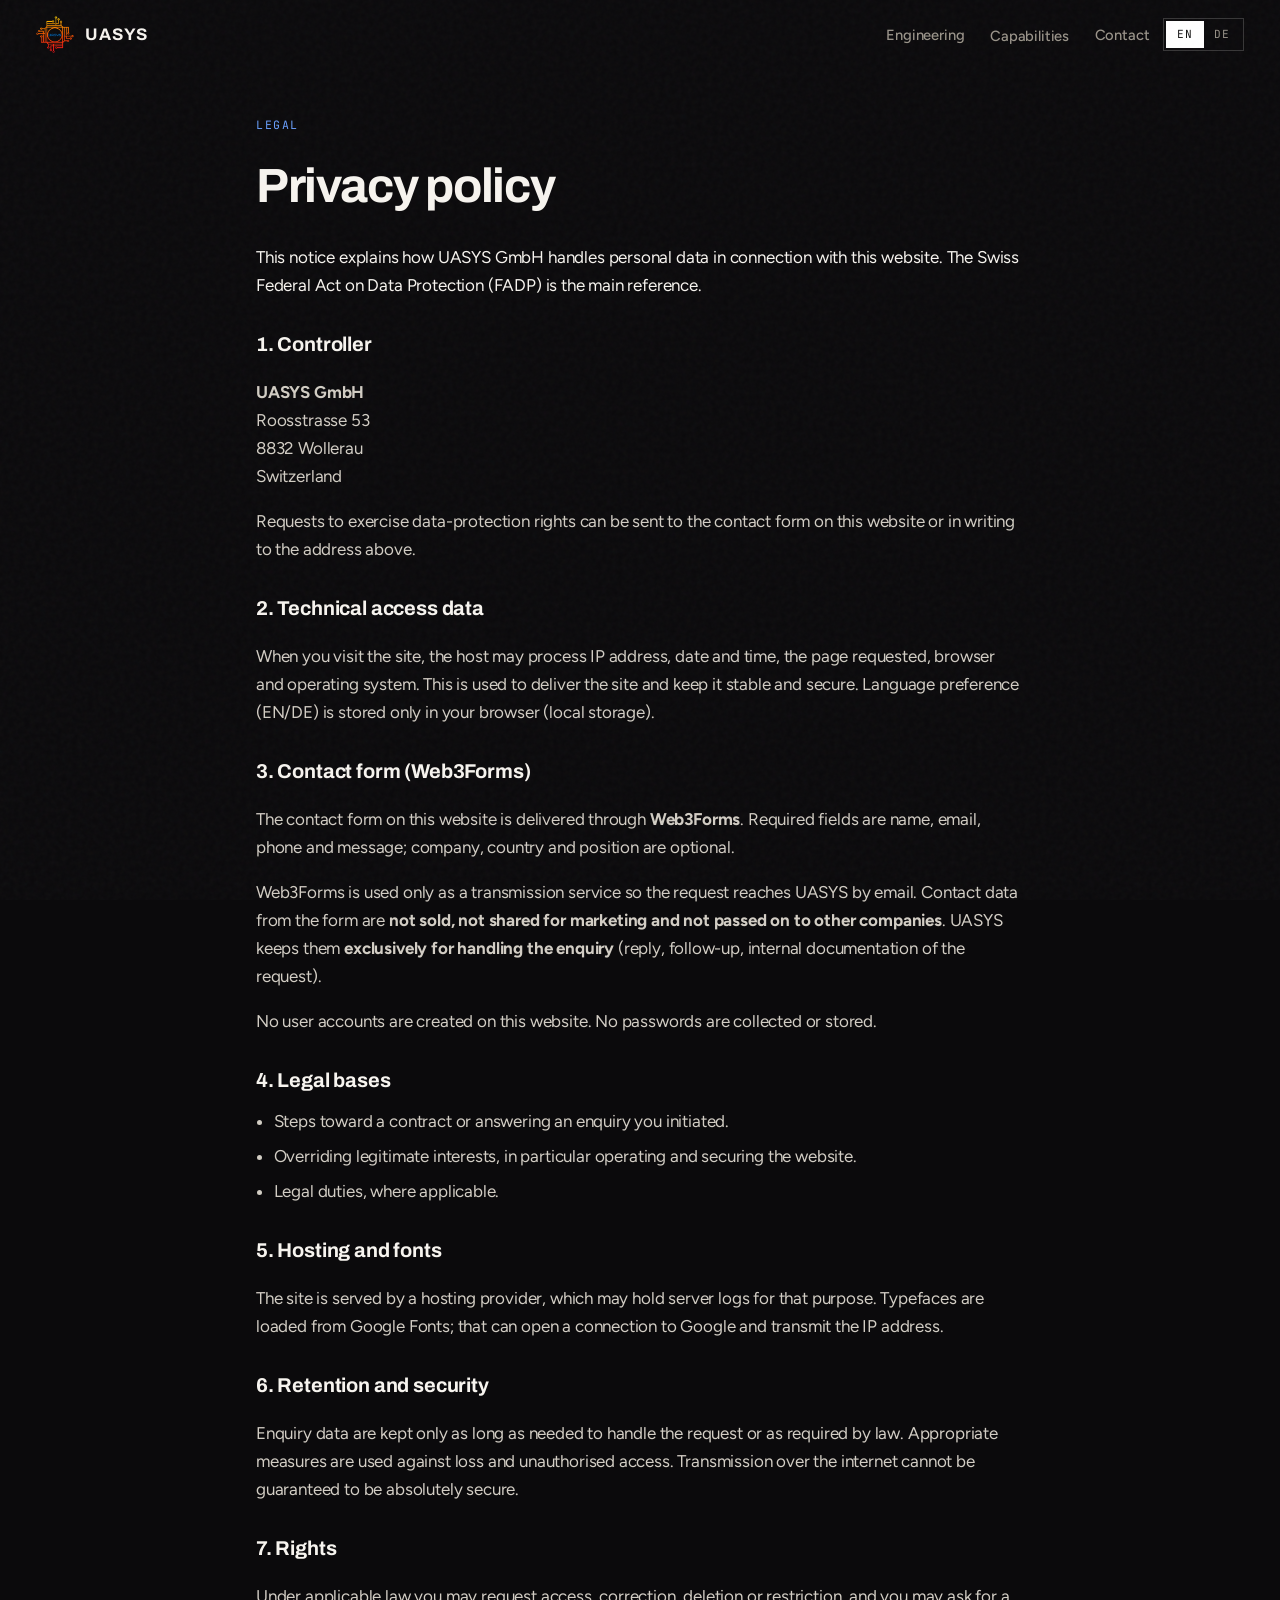
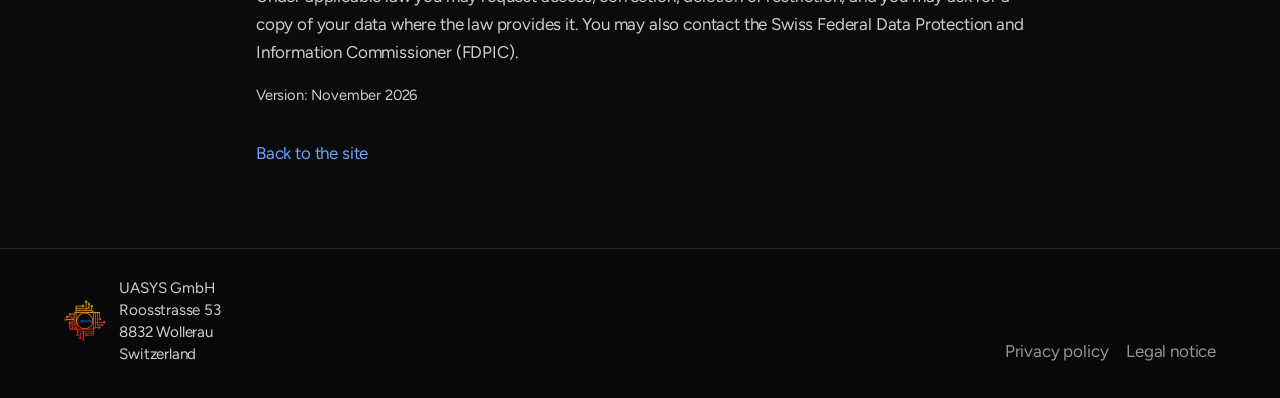
<file: datenschutz/index.html>
<!DOCTYPE html>
<html lang="en">
  <head>
    <meta charset="UTF-8" />
    <meta name="viewport" content="width=device-width, initial-scale=1.0" />
    <meta name="description" content="Datenschutz / Privacy policy of UASYS GmbH — contact form via Web3Forms, data kept by UASYS." />
    <title>Datenschutz — UASYS GmbH</title>
    <link rel="canonical" href="https://uasys.ch/datenschutz/" />
    <link rel="alternate" hreflang="en" href="https://uasys.ch/datenschutz/" />
    <meta property="og:type" content="website" />
    <meta property="og:url" content="https://uasys.ch/datenschutz/" />
    <meta property="og:title" content="Datenschutz — UASYS GmbH" />
    <meta property="og:description" content="How UASYS GmbH handles personal data on this website." />
    <meta property="og:image" content="https://uasys.ch/assets/logo.png" />
    <meta name="robots" content="index,follow" />
    <meta name="theme-color" content="#0b0a0c" />
    <link rel="icon" type="image/png" href="/assets/logo.png" />
    <link rel="preconnect" href="https://fonts.googleapis.com" />
    <link rel="preconnect" href="https://fonts.gstatic.com" crossorigin />
    <link
      href="https://fonts.googleapis.com/css2?family=Archivo:wght@500;600;700;800&family=Figtree:wght@400;500;600;700&family=JetBrains+Mono:wght@400;500&display=swap"
      rel="stylesheet"
    />
    <link rel="stylesheet" href="/css/styles.css" />
    <script>
      (function () {
        try {
          var q = new URLSearchParams(location.search).get("lang");
          var stored = localStorage.getItem("uasys-lang");
          document.documentElement.lang = q === "de" || q === "en" ? q : stored === "de" ? "de" : "en";
        } catch (e) {
          document.documentElement.lang = "en";
        }
      })();
    </script>
  </head>
  <body data-page="privacy">
    <a class="skip" href="#top"><span class="t-en">Skip to content</span><span class="t-de">Zum Inhalt</span></a>
    <div class="grain" aria-hidden="true"></div>
    <header class="site-header" id="header">
      <a class="brand" href="/" aria-label="UASYS">
        <img src="/assets/logo.png" alt="" class="brand-mark" width="40" height="40" />
        <span class="brand-word">UASYS</span>
      </a>
      <nav class="nav" aria-label="Primary">
        <a href="/#engineering"><span class="t-en">Engineering</span><span class="t-de">Engineering</span></a>
        <div class="nav-dd">
          <a class="nav-dd-trigger" href="/#capabilities" aria-expanded="false" aria-haspopup="true">
            <span class="t-en">Capabilities</span><span class="t-de">Kompetenzen</span>
          </a>
          <div class="nav-dd-panel" role="list">
            <a href="/#capabilities" role="listitem"><span class="t-en">All capabilities</span><span class="t-de">Alle Kompetenzen</span></a>
            <a href="/autonomous-systems/" role="listitem"><span class="t-en">Autonomous systems</span><span class="t-de">Autonome Systeme</span></a>
            <a href="/inertial-sensors/" role="listitem"><span class="t-en">Inertial sensors</span><span class="t-de">Inertialsensorik</span></a>
            <a href="/rf-communication/" role="listitem"><span class="t-en">RF communication</span><span class="t-de">RF-Kommunikation</span></a>
            <a href="/rf-electronics/" role="listitem"><span class="t-en">RF electronics</span><span class="t-de">RF-Elektronik</span></a>
          </div>
        </div>
        <a href="/#contact"><span class="t-en">Contact</span><span class="t-de">Kontakt</span></a>
      </nav>
      <div class="lang" role="group" aria-label="Language">
        <button type="button" data-set-lang="en">EN</button>
        <button type="button" data-set-lang="de">DE</button>
      </div>
      <button class="menu-toggle" id="menuToggle" aria-label="Open menu" aria-expanded="false">
        <span></span><span></span>
      </button>
    </header>
    <div class="mobile-nav" id="mobileNav" hidden>
      <a href="/#engineering"><span class="t-en">Engineering</span><span class="t-de">Engineering</span></a>
      <a href="/#capabilities"><span class="t-en">Capabilities</span><span class="t-de">Kompetenzen</span></a>
      <a class="mobile-sub" href="/autonomous-systems/"><span class="t-en">Autonomous systems</span><span class="t-de">Autonome Systeme</span></a>
      <a class="mobile-sub" href="/inertial-sensors/"><span class="t-en">Inertial sensors</span><span class="t-de">Inertialsensorik</span></a>
      <a class="mobile-sub" href="/rf-communication/"><span class="t-en">RF communication</span><span class="t-de">RF-Kommunikation</span></a>
      <a class="mobile-sub" href="/rf-electronics/"><span class="t-en">RF electronics</span><span class="t-de">RF-Elektronik</span></a>
      <a href="/#contact"><span class="t-en">Contact</span><span class="t-de">Kontakt</span></a>
    </div>

    <main class="legal-page" id="top">
      <div class="wrap legal-wrap">
        <p class="eyebrow"><span class="t-en">Legal</span><span class="t-de">Rechtliches</span></p>
        <h1><span class="t-en">Privacy policy</span><span class="t-de">Datenschutz</span></h1>
        <p>
          <span class="t-en">This notice explains how UASYS GmbH handles personal data in connection with this website. The Swiss Federal Act on Data Protection (FADP) is the main reference.</span>
          <span class="t-de">Diese Erklärung beschreibt, wie die UASYS GmbH Personendaten im Zusammenhang mit dieser Website bearbeitet. Massgebend ist insbesondere das schweizerische Datenschutzgesetz (DSG).</span>
        </p>

        <section class="legal-block">
          <h2><span class="t-en">1. Controller</span><span class="t-de">1. Verantwortliche Stelle</span></h2>
          <p>
            <strong>UASYS GmbH</strong><br />
            Roosstrasse 53<br />
            8832 Wollerau<br />
            <span class="t-en">Switzerland</span><span class="t-de">Schweiz</span>
          </p>
          <p>
            <span class="t-en">Requests to exercise data-protection rights can be sent to the contact form on this website or in writing to the address above.</span>
            <span class="t-de">Begehren zur Ausübung datenschutzrechtlicher Rechte können über das Kontaktformular auf dieser Website oder schriftlich an die Adresse oben gerichtet werden.</span>
          </p>
        </section>

        <section class="legal-block">
          <h2><span class="t-en">2. Technical access data</span><span class="t-de">2. Technische Zugriffsdaten</span></h2>
          <p>
            <span class="t-en">When you visit the site, the host may process IP address, date and time, the page requested, browser and operating system. This is used to deliver the site and keep it stable and secure. Language preference (EN/DE) is stored only in your browser (local storage).</span>
            <span class="t-de">Beim Besuch der Website kann der Hoster IP-Adresse, Datum und Uhrzeit, aufgerufene Seite, Browser und Betriebssystem bearbeiten. Das dient der Bereitstellung, Stabilität und Sicherheit. Die Spracheinstellung (EN/DE) wird nur im Browser gespeichert (Local Storage).</span>
          </p>
        </section>

        <section class="legal-block">
          <h2><span class="t-en">3. Contact form (Web3Forms)</span><span class="t-de">3. Kontaktformular (Web3Forms)</span></h2>
          <p>
            <span class="t-en">The contact form on this website is delivered through <strong>Web3Forms</strong>. Required fields are name, email, phone and message; company, country and position are optional.</span>
            <span class="t-de">Das Kontaktformular auf dieser Website wird über <strong>Web3Forms</strong> übermittelt. Pflichtfelder sind Name, E-Mail, Telefon und Nachricht; Unternehmen, Land und Funktion sind optional.</span>
          </p>
          <p>
            <span class="t-en">Web3Forms is used only as a transmission service so the request reaches UASYS by email. Contact data from the form are <strong>not sold, not shared for marketing and not passed on to other companies</strong>. UASYS keeps them <strong>exclusively for handling the enquiry</strong> (reply, follow-up, internal documentation of the request).</span>
            <span class="t-de">Web3Forms dient nur als Übermittlungsdienst, damit die Anfrage UASYS per E-Mail erreicht. Kontaktdaten aus dem Formular werden <strong>nicht verkauft, nicht für Marketing weitergegeben und nicht an andere Unternehmen weitergeleitet</strong>. UASYS bewahrt sie <strong>ausschliesslich zur Bearbeitung der Anfrage</strong> auf (Antwort, Nachfolge, interne Dokumentation der Anfrage).</span>
          </p>
          <p>
            <span class="t-en">No user accounts are created on this website. No passwords are collected or stored.</span>
            <span class="t-de">Auf dieser Website werden keine Benutzerkonten angelegt. Es werden keine Passwörter erhoben oder gespeichert.</span>
          </p>
        </section>

        <section class="legal-block">
          <h2><span class="t-en">4. Legal bases</span><span class="t-de">4. Rechtsgrundlagen</span></h2>
          <ul class="legal-list">
            <li><span class="t-en">Steps toward a contract or answering an enquiry you initiated.</span><span class="t-de">Vorvertragliche Schritte bzw. Beantwortung einer von Ihnen ausgelösten Anfrage.</span></li>
            <li><span class="t-en">Overriding legitimate interests, in particular operating and securing the website.</span><span class="t-de">Überwiegende berechtigte Interessen, insbesondere Betrieb und Sicherheit der Website.</span></li>
            <li><span class="t-en">Legal duties, where applicable.</span><span class="t-de">Gesetzliche Pflichten, soweit anwendbar.</span></li>
          </ul>
        </section>

        <section class="legal-block">
          <h2><span class="t-en">5. Hosting and fonts</span><span class="t-de">5. Hosting und Schriften</span></h2>
          <p>
            <span class="t-en">The site is served by a hosting provider, which may hold server logs for that purpose. Typefaces are loaded from Google Fonts; that can open a connection to Google and transmit the IP address.</span>
            <span class="t-de">Die Website wird bei einem Hosting-Anbieter betrieben. Dabei können Server-Logfiles anfallen. Schriftarten werden über Google Fonts geladen; dabei kann eine Verbindung zu Google entstehen und die IP-Adresse übermittelt werden.</span>
          </p>
        </section>

        <section class="legal-block">
          <h2><span class="t-en">6. Retention and security</span><span class="t-de">6. Speicherdauer und Sicherheit</span></h2>
          <p>
            <span class="t-en">Enquiry data are kept only as long as needed to handle the request or as required by law. Appropriate measures are used against loss and unauthorised access. Transmission over the internet cannot be guaranteed to be absolutely secure.</span>
            <span class="t-de">Anfragedaten werden nur so lange behalten, wie es für die Bearbeitung nötig ist oder gesetzlich verlangt wird. Es werden angemessene Massnahmen gegen Verlust und unbefugten Zugriff getroffen. Eine absolute Sicherheit der Übertragung im Internet kann nicht gewährleistet werden.</span>
          </p>
        </section>

        <section class="legal-block">
          <h2><span class="t-en">7. Rights</span><span class="t-de">7. Rechte</span></h2>
          <p>
            <span class="t-en">Under applicable law you may request access, correction, deletion or restriction, and you may ask for a copy of your data where the law provides it. You may also contact the Swiss Federal Data Protection and Information Commissioner (FDPIC).</span>
            <span class="t-de">Nach anwendbarem Recht können Sie Auskunft, Berichtigung, Löschung oder Einschränkung verlangen und, soweit vorgesehen, eine Herausgabe Ihrer Daten. Zuständige Aufsichtsbehörde in der Schweiz ist der EDÖB.</span>
          </p>
          <p class="legal-note"><span class="t-en">Version: November 2026</span><span class="t-de">Stand: November 2026</span></p>
        </section>

        <p class="legal-back"><a href="/"><span class="t-en">Back to the site</span><span class="t-de">Zurück zur Website</span></a></p>
      </div>
    </main>

    <footer class="site-footer">
      <div class="wrap footer-row">
        <div class="footer-brand">
          <img src="/assets/logo.png" alt="" class="footer-mark" width="42" height="42" />
          <p class="address">
            <span class="t-en">UASYS GmbH<br />Roosstrasse 53<br />8832 Wollerau<br />Switzerland</span>
            <span class="t-de">UASYS GmbH<br />Roosstrasse 53<br />8832 Wollerau<br />Schweiz</span>
          </p>
        </div>
        <nav class="footer-legal" aria-label="Legal">
          <a href="/datenschutz/" aria-current="page"><span class="t-en">Privacy policy</span><span class="t-de">Datenschutz</span></a>
          <a href="/impressum/"><span class="t-en">Legal notice</span><span class="t-de">Impressum</span></a>
        </nav>
      </div>
    </footer>
    <script src="/js/main.js"></script>
  </body>
</html>
</file>
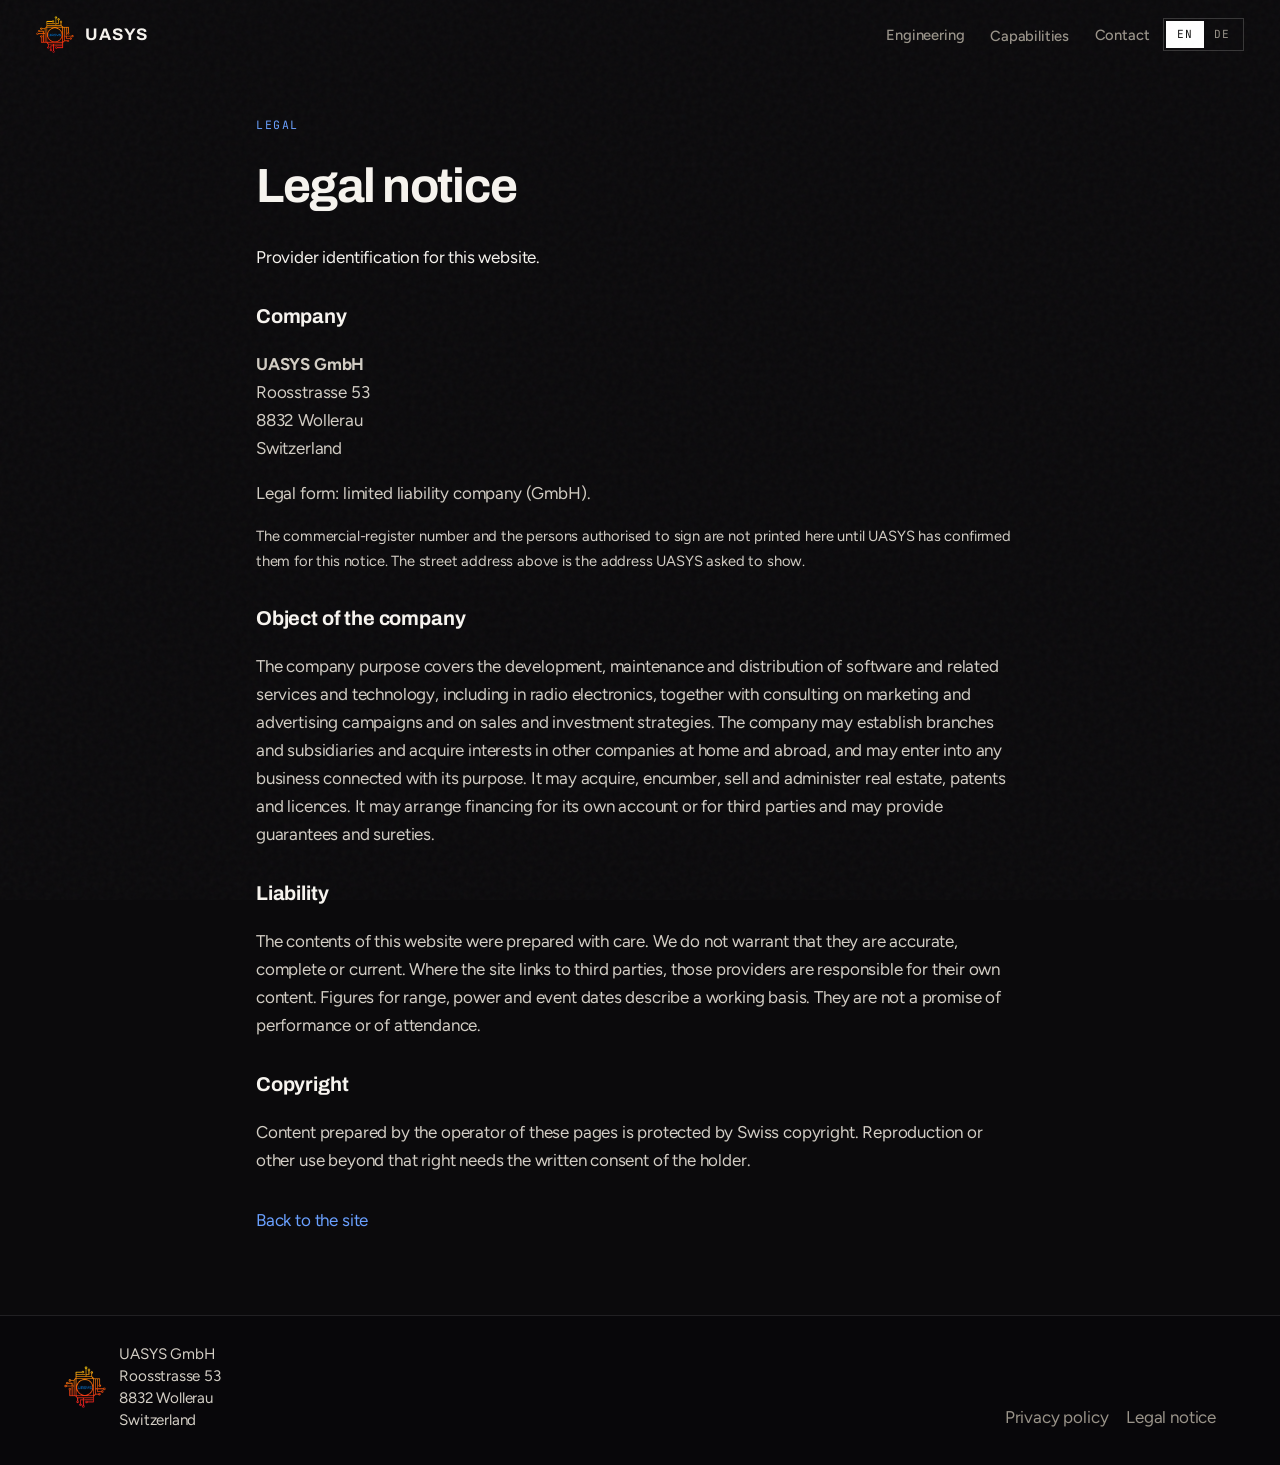
<file: impressum/index.html>
<!DOCTYPE html>
<html lang="en">
  <head>
    <meta charset="UTF-8" />
    <meta name="viewport" content="width=device-width, initial-scale=1.0" />
    <meta name="description" content="Impressum / Legal notice of UASYS GmbH, Roosstrasse 53, 8832 Wollerau, Switzerland." />
    <title>Impressum — UASYS GmbH</title>
    <link rel="canonical" href="https://uasys.ch/impressum/" />
    <link rel="alternate" hreflang="en" href="https://uasys.ch/impressum/" />
    <meta property="og:type" content="website" />
    <meta property="og:url" content="https://uasys.ch/impressum/" />
    <meta property="og:title" content="Impressum — UASYS GmbH" />
    <meta property="og:description" content="Legal notice of UASYS GmbH, Roosstrasse 53, 8832 Wollerau, Switzerland." />
    <meta property="og:image" content="https://uasys.ch/assets/logo.png" />
    <meta name="robots" content="index,follow" />
    <meta name="theme-color" content="#0b0a0c" />
    <link rel="icon" type="image/png" href="/assets/logo.png" />
    <link rel="preconnect" href="https://fonts.googleapis.com" />
    <link rel="preconnect" href="https://fonts.gstatic.com" crossorigin />
    <link
      href="https://fonts.googleapis.com/css2?family=Archivo:wght@500;600;700;800&family=Figtree:wght@400;500;600;700&family=JetBrains+Mono:wght@400;500&display=swap"
      rel="stylesheet"
    />
    <link rel="stylesheet" href="/css/styles.css" />
    <script>
      (function () {
        try {
          var q = new URLSearchParams(location.search).get("lang");
          var stored = localStorage.getItem("uasys-lang");
          var lang = q === "de" || q === "en" ? q : stored === "de" ? "de" : "en";
          document.documentElement.lang = lang;
        } catch (e) {
          document.documentElement.lang = "en";
        }
        document.documentElement.classList.add("js");
      })();
    </script>
  </head>
  <body data-page="legal">
    <a class="skip" href="#top"><span class="t-en">Skip to content</span><span class="t-de">Zum Inhalt</span></a>
    <div class="grain" aria-hidden="true"></div>
    <header class="site-header" id="header">
      <a class="brand" href="/" aria-label="UASYS">
        <img src="/assets/logo.png" alt="" class="brand-mark" width="40" height="40" />
        <span class="brand-word">UASYS</span>
      </a>
      <nav class="nav" aria-label="Primary">
        <a href="/#engineering"><span class="t-en">Engineering</span><span class="t-de">Engineering</span></a>
        <div class="nav-dd">
          <a class="nav-dd-trigger" href="/#capabilities" aria-expanded="false" aria-haspopup="true">
            <span class="t-en">Capabilities</span><span class="t-de">Kompetenzen</span>
          </a>
          <div class="nav-dd-panel" role="list">
            <a href="/#capabilities" role="listitem"><span class="t-en">All capabilities</span><span class="t-de">Alle Kompetenzen</span></a>
            <a href="/autonomous-systems/" role="listitem"><span class="t-en">Autonomous systems</span><span class="t-de">Autonome Systeme</span></a>
            <a href="/inertial-sensors/" role="listitem"><span class="t-en">Inertial sensors</span><span class="t-de">Inertialsensorik</span></a>
            <a href="/rf-communication/" role="listitem"><span class="t-en">RF communication</span><span class="t-de">RF-Kommunikation</span></a>
            <a href="/rf-electronics/" role="listitem"><span class="t-en">RF electronics</span><span class="t-de">RF-Elektronik</span></a>
          </div>
        </div>
        <a href="/#contact"><span class="t-en">Contact</span><span class="t-de">Kontakt</span></a>
      </nav>
      <div class="lang" role="group" aria-label="Language">
        <button type="button" data-set-lang="en">EN</button>
        <button type="button" data-set-lang="de">DE</button>
      </div>
      <button class="menu-toggle" id="menuToggle" aria-label="Open menu" aria-expanded="false">
        <span></span><span></span>
      </button>
    </header>
    <div class="mobile-nav" id="mobileNav" hidden>
      <a href="/#engineering"><span class="t-en">Engineering</span><span class="t-de">Engineering</span></a>
      <a href="/#capabilities"><span class="t-en">Capabilities</span><span class="t-de">Kompetenzen</span></a>
      <a class="mobile-sub" href="/autonomous-systems/"><span class="t-en">Autonomous systems</span><span class="t-de">Autonome Systeme</span></a>
      <a class="mobile-sub" href="/inertial-sensors/"><span class="t-en">Inertial sensors</span><span class="t-de">Inertialsensorik</span></a>
      <a class="mobile-sub" href="/rf-communication/"><span class="t-en">RF communication</span><span class="t-de">RF-Kommunikation</span></a>
      <a class="mobile-sub" href="/rf-electronics/"><span class="t-en">RF electronics</span><span class="t-de">RF-Elektronik</span></a>
      <a href="/#contact"><span class="t-en">Contact</span><span class="t-de">Kontakt</span></a>
    </div>

    <main class="legal-page" id="top">
      <div class="wrap legal-wrap">
        <p class="eyebrow"><span class="t-en">Legal</span><span class="t-de">Rechtliches</span></p>
        <h1><span class="t-en">Legal notice</span><span class="t-de">Impressum</span></h1>
        <p>
          <span class="t-en">Provider identification for this website.</span>
          <span class="t-de">Anbieterkennzeichnung für diese Website.</span>
        </p>

        <section class="legal-block">
          <h2><span class="t-en">Company</span><span class="t-de">Unternehmen</span></h2>
          <p>
            <strong>UASYS GmbH</strong><br />
            Roosstrasse 53<br />
            8832 Wollerau<br />
            <span class="t-en">Switzerland</span><span class="t-de">Schweiz</span>
          </p>
          <p>
            <span class="t-en">Legal form: limited liability company (GmbH).</span>
            <span class="t-de">Rechtsform: Gesellschaft mit beschränkter Haftung (GmbH).</span>
          </p>
          <p class="legal-note">
            <span class="t-en">The commercial-register number and the persons authorised to sign are not printed here until UASYS has confirmed them for this notice. The street address above is the address UASYS asked to show.</span>
            <span class="t-de">Handelsregisternummer und zeichnungsberechtigte Personen stehen hier erst, wenn UASYS sie für dieses Impressum bestätigt hat. Die Adresse oben ist die Adresse, die UASYS zur Anzeige vorgegeben hat.</span>
          </p>
        </section>

        <section class="legal-block">
          <h2><span class="t-en">Object of the company</span><span class="t-de">Zweck der Gesellschaft</span></h2>
          <p>
            <span class="t-en">The company purpose covers the development, maintenance and distribution of software and related services and technology, including in radio electronics, together with consulting on marketing and advertising campaigns and on sales and investment strategies. The company may establish branches and subsidiaries and acquire interests in other companies at home and abroad, and may enter into any business connected with its purpose. It may acquire, encumber, sell and administer real estate, patents and licences. It may arrange financing for its own account or for third parties and may provide guarantees and sureties.</span>
            <span class="t-de">Die Gesellschaft bezweckt die Entwicklung, Wartung und den Vertrieb von Software und die Erbringung damit zusammenhängender Dienstleistungen und Technik einschliesslich im Bereich der Funkelektronik sowie ferner Beratung von Marketing- und Werbekampagnen und von Verkaufs- und Investitionsstrategien. Die Gesellschaft kann Zweigniederlassungen und Tochtergesellschaften im In- und Ausland errichten und sich an anderen Unternehmen im In- und Ausland beteiligen sowie alle Geschäfte tätigen, die direkt oder indirekt mit ihrem Zweck in Zusammenhang stehen. Die Gesellschaft kann im In- und Ausland Grundeigentum sowie Patente und Lizenzen erwerben, belasten, veräussern und verwalten. Sie kann auch Finanzierungen für eigene oder fremde Rechnung vornehmen sowie Garantien und Bürgschaften für Tochtergesellschaften und Dritte eingehen.</span>
          </p>
        </section>

        <section class="legal-block">
          <h2><span class="t-en">Liability</span><span class="t-de">Haftung</span></h2>
          <p>
            <span class="t-en">The contents of this website were prepared with care. We do not warrant that they are accurate, complete or current. Where the site links to third parties, those providers are responsible for their own content. Figures for range, power and event dates describe a working basis. They are not a promise of performance or of attendance.</span>
            <span class="t-de">Die Inhalte dieser Website wurden mit Sorgfalt erstellt. Für Richtigkeit, Vollständigkeit und Aktualität übernehmen wir keine Gewähr. Bei Links auf Dritte ist der jeweilige Anbieter für seine Inhalte verantwortlich. Angaben zu Reichweite, Leistung und Veranstaltungsdaten sind eine Arbeitsgrundlage. Sie sind weder eine Performance-Zusage noch eine Zusage der Teilnahme.</span>
          </p>
        </section>

        <section class="legal-block">
          <h2><span class="t-en">Copyright</span><span class="t-de">Urheberrecht</span></h2>
          <p>
            <span class="t-en">Content prepared by the operator of these pages is protected by Swiss copyright. Reproduction or other use beyond that right needs the written consent of the holder.</span>
            <span class="t-de">Inhalte, die der Betreiber dieser Seiten erstellt hat, unterliegen dem schweizerischen Urheberrecht. Vervielfältigung oder andere Nutzung ausserhalb dieses Rechts braucht die schriftliche Zustimmung der berechtigten Person.</span>
          </p>
        </section>

        <p class="legal-back"><a href="/"><span class="t-en">Back to the site</span><span class="t-de">Zurück zur Website</span></a></p>
      </div>
    </main>

    <footer class="site-footer">
      <div class="wrap footer-row">
        <div class="footer-brand">
          <img src="/assets/logo.png" alt="" class="footer-mark" width="42" height="42" />
          <p class="address">
            <span class="t-en">UASYS GmbH<br />Roosstrasse 53<br />8832 Wollerau<br />Switzerland</span>
            <span class="t-de">UASYS GmbH<br />Roosstrasse 53<br />8832 Wollerau<br />Schweiz</span>
          </p>
        </div>
        <nav class="footer-legal" aria-label="Legal">
          <a href="/datenschutz/"><span class="t-en">Privacy policy</span><span class="t-de">Datenschutz</span></a>
          <a href="/impressum/" aria-current="page"><span class="t-en">Legal notice</span><span class="t-de">Impressum</span></a>
        </nav>
      </div>
    </footer>
    <script src="/js/main.js"></script>
  </body>
</html>
</file>
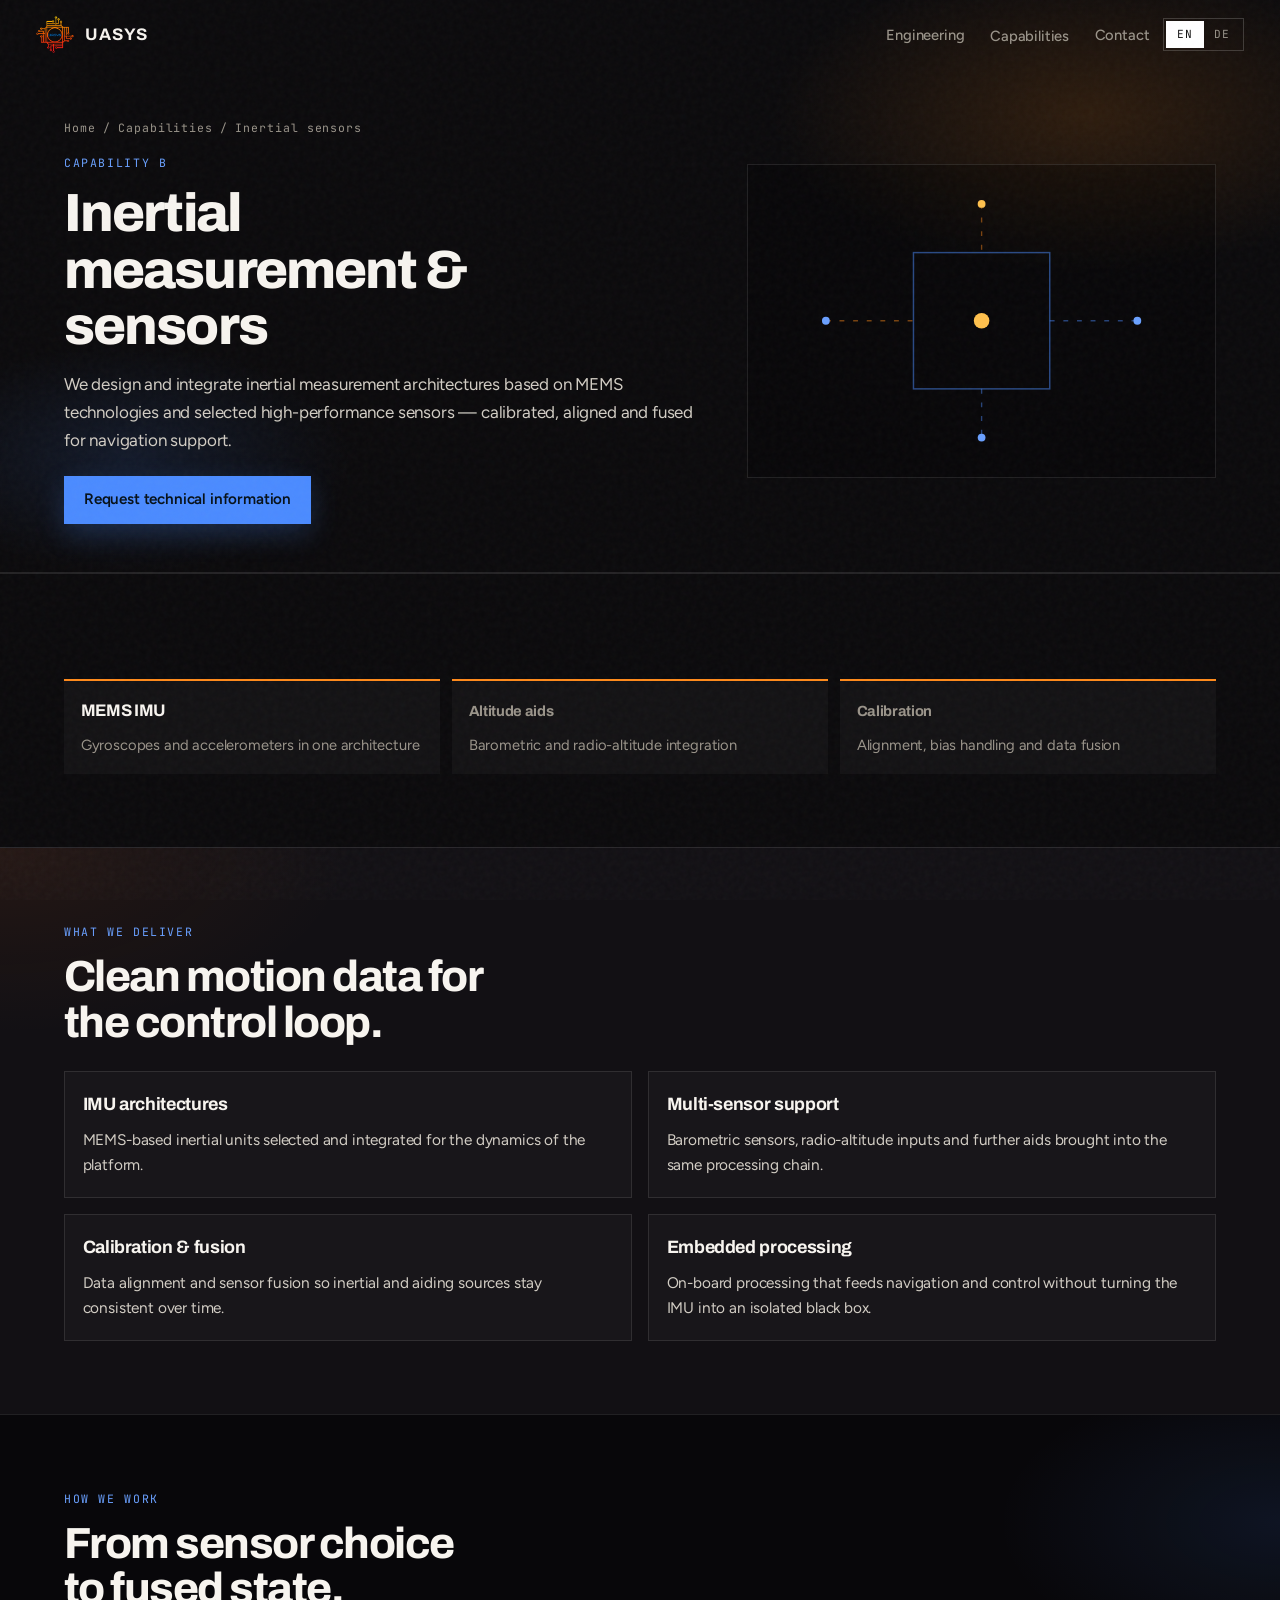
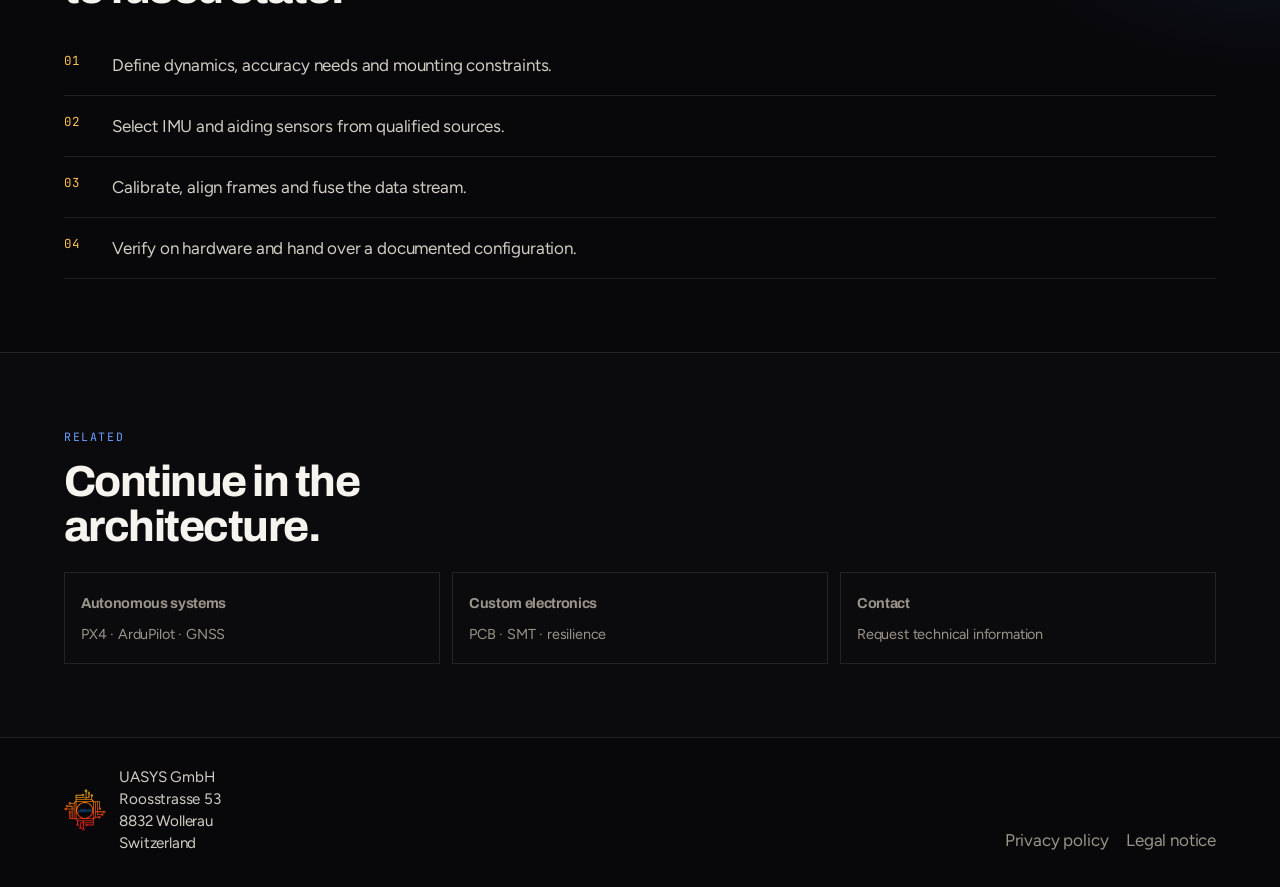
<file: inertial-sensors/index.html>
<!DOCTYPE html>
<html lang="en">
  <head>
    <meta charset="UTF-8" />
    <meta name="viewport" content="width=device-width, initial-scale=1.0" />
    <title>Inertial measurement &amp; sensors — UASYS GmbH</title>
    <meta
      name="description"
      content="UASYS develops MEMS IMU architectures, gyro and accelerometer integration, calibration and sensor fusion for inertial navigation and positioning."
    />
    <link rel="canonical" href="https://uasys.ch/inertial-sensors/" />
    <link rel="alternate" hreflang="en" href="https://uasys.ch/inertial-sensors/" />
    <meta property="og:type" content="website" />
    <meta property="og:site_name" content="UASYS GmbH" />
    <meta property="og:url" content="https://uasys.ch/inertial-sensors/" />
    <meta property="og:title" content="Inertial measurement & sensors — UASYS GmbH" />
    <meta
      property="og:description"
      content="MEMS IMU architectures, calibration and sensor fusion for navigation and positioning."
    />
    <meta property="og:image" content="https://uasys.ch/assets/logo.png" />
    <meta name="twitter:card" content="summary" />
    <meta name="theme-color" content="#0b0a0c" />
    <link rel="icon" type="image/png" href="/assets/logo.png" />
    <link rel="preconnect" href="https://fonts.googleapis.com" />
    <link rel="preconnect" href="https://fonts.gstatic.com" crossorigin />
    <link
      href="https://fonts.googleapis.com/css2?family=Archivo:wght@500;600;700;800&family=Figtree:wght@400;500;600;700&family=JetBrains+Mono:wght@400;500&display=swap"
      rel="stylesheet"
    />
    <link rel="stylesheet" href="/css/styles.css" />
    <script type="application/ld+json">
      {
        "@context": "https://schema.org",
        "@type": "Service",
        "name": "Inertial measurement and sensor technologies",
        "provider": { "@type": "Organization", "name": "UASYS GmbH", "url": "https://uasys.ch/" },
        "description": "MEMS-based IMU architectures, calibration and sensor fusion for inertial navigation."
      }
    </script>
    <script>
      (function () {
        try {
          var q = new URLSearchParams(location.search).get("lang");
          var stored = localStorage.getItem("uasys-lang");
          document.documentElement.lang = q === "de" || q === "en" ? q : stored === "de" ? "de" : "en";
        } catch (e) {
          document.documentElement.lang = "en";
        }
      })();
    </script>
  </head>
  <body data-page="service-imu">
    <a class="skip" href="#top"><span class="t-en">Skip to content</span><span class="t-de">Zum Inhalt</span></a>
    <div class="grain" aria-hidden="true"></div>
    <header class="site-header" id="header">
      <a class="brand" href="/" aria-label="UASYS">
        <img src="/assets/logo.png" alt="" class="brand-mark" width="40" height="40" />
        <span class="brand-word">UASYS</span>
      </a>
      <nav class="nav" aria-label="Primary">
        <a href="/#engineering"><span class="t-en">Engineering</span><span class="t-de">Engineering</span></a>
        <div class="nav-dd">
          <a class="nav-dd-trigger" href="/#capabilities" aria-expanded="false" aria-haspopup="true">
            <span class="t-en">Capabilities</span><span class="t-de">Kompetenzen</span>
          </a>
          <div class="nav-dd-panel" role="list">
            <a href="/#capabilities" role="listitem"><span class="t-en">All capabilities</span><span class="t-de">Alle Kompetenzen</span></a>
            <a href="/autonomous-systems/" role="listitem"><span class="t-en">Autonomous systems</span><span class="t-de">Autonome Systeme</span></a>
            <a href="/inertial-sensors/" role="listitem" aria-current="page"><span class="t-en">Inertial sensors</span><span class="t-de">Inertialsensorik</span></a>
            <a href="/rf-communication/" role="listitem"><span class="t-en">RF communication</span><span class="t-de">RF-Kommunikation</span></a>
            <a href="/rf-electronics/" role="listitem"><span class="t-en">RF electronics</span><span class="t-de">RF-Elektronik</span></a>
          </div>
        </div>
        <a href="/#contact"><span class="t-en">Contact</span><span class="t-de">Kontakt</span></a>
      </nav>
      <div class="lang" role="group" aria-label="Language">
        <button type="button" data-set-lang="en">EN</button>
        <button type="button" data-set-lang="de">DE</button>
      </div>
      <button class="menu-toggle" id="menuToggle" aria-label="Open menu" aria-expanded="false">
        <span></span><span></span>
      </button>
    </header>
    <div class="mobile-nav" id="mobileNav" hidden>
      <a href="/#engineering"><span class="t-en">Engineering</span><span class="t-de">Engineering</span></a>
      <a href="/#capabilities"><span class="t-en">Capabilities</span><span class="t-de">Kompetenzen</span></a>
      <a class="mobile-sub" href="/autonomous-systems/"><span class="t-en">Autonomous systems</span><span class="t-de">Autonome Systeme</span></a>
      <a class="mobile-sub" href="/inertial-sensors/" aria-current="page"><span class="t-en">Inertial sensors</span><span class="t-de">Inertialsensorik</span></a>
      <a class="mobile-sub" href="/rf-communication/"><span class="t-en">RF communication</span><span class="t-de">RF-Kommunikation</span></a>
      <a class="mobile-sub" href="/rf-electronics/"><span class="t-en">RF electronics</span><span class="t-de">RF-Elektronik</span></a>
      <a href="/#contact"><span class="t-en">Contact</span><span class="t-de">Kontakt</span></a>
    </div>

    <main id="top">
      <section class="service-hero">
        <div class="wrap service-hero-grid">
          <div>
            <p class="crumb">
              <a href="/"><span class="t-en">Home</span><span class="t-de">Start</span></a>
              <span>/</span>
              <a href="/#capabilities"><span class="t-en">Capabilities</span><span class="t-de">Kompetenzen</span></a>
              <span>/</span>
              <span><span class="t-en">Inertial sensors</span><span class="t-de">Inertiale Sensorik</span></span>
            </p>
            <p class="eyebrow"><span class="t-en">Capability B</span><span class="t-de">Kompetenz B</span></p>
            <h1>
              <span class="t-en">Inertial measurement &amp; sensors</span>
              <span class="t-de">Inertiale Messtechnik und Sensorik</span>
            </h1>
            <p class="band-lead">
              <span class="t-en">We design and integrate inertial measurement architectures based on MEMS technologies and selected high-performance sensors — calibrated, aligned and fused for navigation support.</span>
              <span class="t-de">Wir entwickeln und integrieren inertiale Messarchitekturen auf MEMS-Basis und mit ausgewählten Hochleistungssensoren — kalibriert, ausgerichtet und fusioniert für die Navigation.</span>
            </p>
            <div class="hero-actions" style="margin-top: 1.4rem; justify-content: flex-start">
              <a class="btn btn-blue" href="/#contact">
                <span class="t-en">Request technical information</span>
                <span class="t-de">Technische Infos anfragen</span>
              </a>
            </div>
          </div>
          <div class="service-viz reveal" aria-hidden="true">
            <svg viewBox="0 0 480 320" preserveAspectRatio="xMidYMid meet">
              <rect x="170" y="90" width="140" height="140" fill="none" stroke="rgba(75,139,255,0.5)" stroke-width="1.5" />
              <path class="trace" d="M80 160 H170" />
              <path class="trace trace-blue" d="M310 160 H400" />
              <path class="trace" d="M240 40 V90" />
              <path class="trace trace-blue" d="M240 230 V280" />
              <circle class="node-warm" cx="240" cy="160" r="8" />
              <circle class="node" cx="80" cy="160" r="4" />
              <circle class="node" cx="400" cy="160" r="4" />
              <circle class="node-warm" cx="240" cy="40" r="4" />
              <circle class="node" cx="240" cy="280" r="4" />
            </svg>
          </div>
        </div>
      </section>

      <section class="band">
        <div class="wrap">
          <div class="metric-row">
            <div class="metric reveal">
              <strong>MEMS IMU</strong>
              <span><span class="t-en">Gyroscopes and accelerometers in one architecture</span><span class="t-de">Gyroskope und Beschleunigungssensoren in einer Architektur</span></span>
            </div>
            <div class="metric reveal">
              <strong><span class="t-en">Altitude aids</span><span class="t-de">Höhenhilfen</span></strong>
              <span><span class="t-en">Barometric and radio-altitude integration</span><span class="t-de">Barometrische und Funk-Höhenmessung</span></span>
            </div>
            <div class="metric reveal">
              <strong><span class="t-en">Calibration</span><span class="t-de">Kalibrierung</span></strong>
              <span><span class="t-en">Alignment, bias handling and data fusion</span><span class="t-de">Ausrichtung, Bias-Behandlung und Datenfusion</span></span>
            </div>
          </div>
        </div>
      </section>

      <section class="band band-warm">
        <div class="wrap">
          <p class="eyebrow reveal"><span class="t-en">What we deliver</span><span class="t-de">Was wir liefern</span></p>
          <h2 class="reveal">
            <span class="t-en">Clean motion data for the control loop.</span>
            <span class="t-de">Saubere Bewegungsdaten für die Regelschleife.</span>
          </h2>
          <div class="feature-grid" style="margin-top: 1.6rem">
            <article class="feature reveal">
              <h3><span class="t-en">IMU architectures</span><span class="t-de">IMU-Architekturen</span></h3>
              <p>
                <span class="t-en">MEMS-based inertial units selected and integrated for the dynamics of the platform.</span>
                <span class="t-de">IMU-Einheiten auf MEMS-Basis, ausgewählt und integriert für die Dynamik der Plattform.</span>
              </p>
            </article>
            <article class="feature reveal">
              <h3><span class="t-en">Multi-sensor support</span><span class="t-de">Multi-Sensor-Support</span></h3>
              <p>
                <span class="t-en">Barometric sensors, radio-altitude inputs and further aids brought into the same processing chain.</span>
                <span class="t-de">Barometrische Sensoren, Funk-Höheneingänge und weitere Hilfen in derselben Verarbeitungskette.</span>
              </p>
            </article>
            <article class="feature reveal">
              <h3><span class="t-en">Calibration &amp; fusion</span><span class="t-de">Kalibrierung und Fusion</span></h3>
              <p>
                <span class="t-en">Data alignment and sensor fusion so inertial and aiding sources stay consistent over time.</span>
                <span class="t-de">Datenabgleich und Sensorfusion, damit inertiale und unterstützende Quellen über die Zeit konsistent bleiben.</span>
              </p>
            </article>
            <article class="feature reveal">
              <h3><span class="t-en">Embedded processing</span><span class="t-de">Eingebettete Verarbeitung</span></h3>
              <p>
                <span class="t-en">On-board processing that feeds navigation and control without turning the IMU into an isolated black box.</span>
                <span class="t-de">Bordseitige Verarbeitung, die Navigation und Steuerung speist — ohne die IMU als isolierte Blackbox.</span>
              </p>
            </article>
          </div>
        </div>
      </section>

      <section class="band band-ink">
        <div class="wrap split">
          <div>
            <p class="eyebrow reveal"><span class="t-en">How we work</span><span class="t-de">So arbeiten wir</span></p>
            <h2 class="reveal">
              <span class="t-en">From sensor choice to fused state.</span>
              <span class="t-de">Von der Sensorwahl zum fusionierten Zustand.</span>
            </h2>
          </div>
          <ol class="process reveal">
            <li><span class="t-en">Define dynamics, accuracy needs and mounting constraints.</span><span class="t-de">Dynamik, Genauigkeitsbedarf und Einbaubedingungen festlegen.</span></li>
            <li><span class="t-en">Select IMU and aiding sensors from qualified sources.</span><span class="t-de">IMU und Hilfssensoren aus qualifizierten Quellen auswählen.</span></li>
            <li><span class="t-en">Calibrate, align frames and fuse the data stream.</span><span class="t-de">Kalibrieren, Koordinatensysteme ausrichten und den Datenstrom fusionieren.</span></li>
            <li><span class="t-en">Verify on hardware and hand over a documented configuration.</span><span class="t-de">Auf Hardware prüfen und eine dokumentierte Konfiguration übergeben.</span></li>
          </ol>
        </div>
      </section>

      <section class="band">
        <div class="wrap">
          <p class="eyebrow reveal"><span class="t-en">Related</span><span class="t-de">Verwandt</span></p>
          <h2 class="reveal"><span class="t-en">Continue in the architecture.</span><span class="t-de">Weiter in der Architektur.</span></h2>
          <div class="related" style="margin-top: 1.4rem">
            <a class="reveal" href="/autonomous-systems/">
              <strong><span class="t-en">Autonomous systems</span><span class="t-de">Autonome Systeme</span></strong>
              <span>PX4 · ArduPilot · GNSS</span>
            </a>
            <a class="reveal" href="/rf-electronics/">
              <strong><span class="t-en">Custom electronics</span><span class="t-de">Kundenspezifische Elektronik</span></strong>
              <span>PCB · SMT · resilience</span>
            </a>
            <a class="reveal" href="/#contact">
              <strong><span class="t-en">Contact</span><span class="t-de">Kontakt</span></strong>
              <span><span class="t-en">Request technical information</span><span class="t-de">Technische Infos anfragen</span></span>
            </a>
          </div>
        </div>
      </section>
    </main>

    <footer class="site-footer">
      <div class="wrap footer-row">
        <div class="footer-brand">
          <img src="/assets/logo.png" alt="" class="footer-mark" width="42" height="42" />
          <p class="address">
            <span class="t-en">UASYS GmbH<br />Roosstrasse 53<br />8832 Wollerau<br />Switzerland</span>
            <span class="t-de">UASYS GmbH<br />Roosstrasse 53<br />8832 Wollerau<br />Schweiz</span>
          </p>
        </div>
        <nav class="footer-legal" aria-label="Legal">
          <a href="/datenschutz/"><span class="t-en">Privacy policy</span><span class="t-de">Datenschutz</span></a>
          <a href="/impressum/"><span class="t-en">Legal notice</span><span class="t-de">Impressum</span></a>
        </nav>
      </div>
    </footer>
    <script src="/js/main.js"></script>
  </body>
</html>
</file>
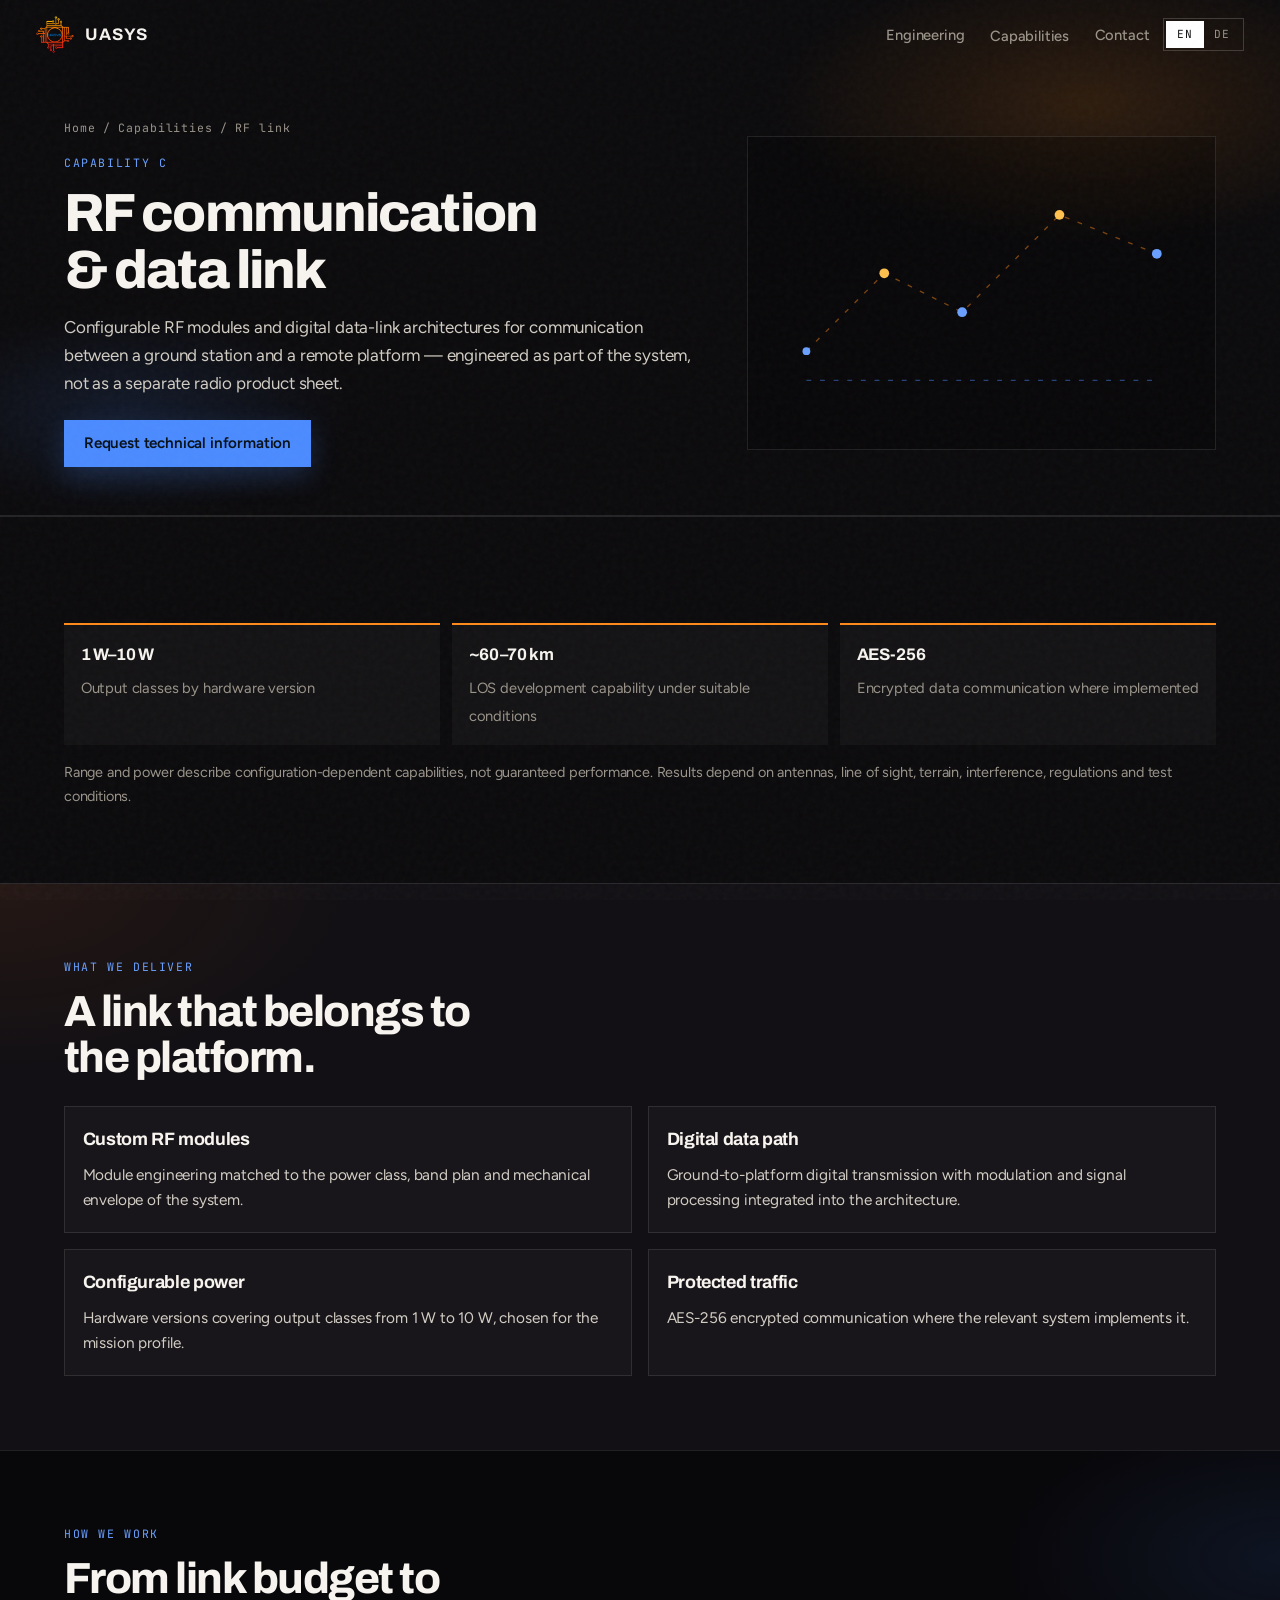
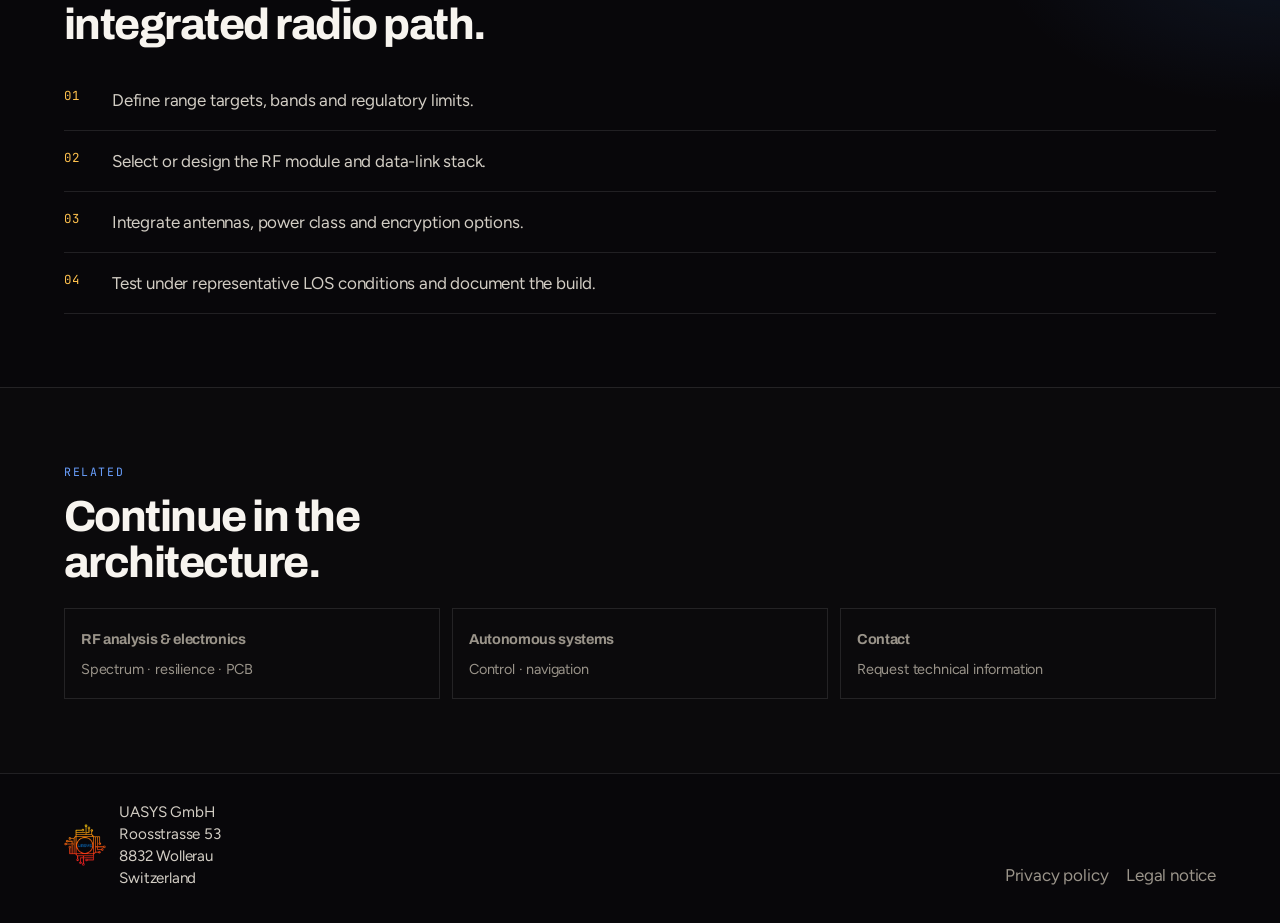
<file: rf-communication/index.html>
<!DOCTYPE html>
<html lang="en">
  <head>
    <meta charset="UTF-8" />
    <meta name="viewport" content="width=device-width, initial-scale=1.0" />
    <title>RF communication &amp; data link — UASYS GmbH</title>
    <meta
      name="description"
      content="UASYS engineers configurable RF communication modules and digital data links between ground stations and remote platforms, including AES-256 where implemented."
    />
    <link rel="canonical" href="https://uasys.ch/rf-communication/" />
    <link rel="alternate" hreflang="en" href="https://uasys.ch/rf-communication/" />
    <meta property="og:type" content="website" />
    <meta property="og:site_name" content="UASYS GmbH" />
    <meta property="og:url" content="https://uasys.ch/rf-communication/" />
    <meta property="og:title" content="RF communication & data link — UASYS GmbH" />
    <meta
      property="og:description"
      content="Configurable RF modules and digital data links for ground-to-platform communication."
    />
    <meta property="og:image" content="https://uasys.ch/assets/logo.png" />
    <meta name="twitter:card" content="summary" />
    <meta name="theme-color" content="#0b0a0c" />
    <link rel="icon" type="image/png" href="/assets/logo.png" />
    <link rel="preconnect" href="https://fonts.googleapis.com" />
    <link rel="preconnect" href="https://fonts.gstatic.com" crossorigin />
    <link
      href="https://fonts.googleapis.com/css2?family=Archivo:wght@500;600;700;800&family=Figtree:wght@400;500;600;700&family=JetBrains+Mono:wght@400;500&display=swap"
      rel="stylesheet"
    />
    <link rel="stylesheet" href="/css/styles.css" />
    <script type="application/ld+json">
      {
        "@context": "https://schema.org",
        "@type": "Service",
        "name": "RF communication and data link",
        "provider": { "@type": "Organization", "name": "UASYS GmbH", "url": "https://uasys.ch/" },
        "description": "Configurable RF communication modules and digital data-link architectures."
      }
    </script>
    <script>
      (function () {
        try {
          var q = new URLSearchParams(location.search).get("lang");
          var stored = localStorage.getItem("uasys-lang");
          document.documentElement.lang = q === "de" || q === "en" ? q : stored === "de" ? "de" : "en";
        } catch (e) {
          document.documentElement.lang = "en";
        }
      })();
    </script>
  </head>
  <body data-page="service-rf">
    <a class="skip" href="#top"><span class="t-en">Skip to content</span><span class="t-de">Zum Inhalt</span></a>
    <div class="grain" aria-hidden="true"></div>
    <header class="site-header" id="header">
      <a class="brand" href="/" aria-label="UASYS">
        <img src="/assets/logo.png" alt="" class="brand-mark" width="40" height="40" />
        <span class="brand-word">UASYS</span>
      </a>
      <nav class="nav" aria-label="Primary">
        <a href="/#engineering"><span class="t-en">Engineering</span><span class="t-de">Engineering</span></a>
        <div class="nav-dd">
          <a class="nav-dd-trigger" href="/#capabilities" aria-expanded="false" aria-haspopup="true">
            <span class="t-en">Capabilities</span><span class="t-de">Kompetenzen</span>
          </a>
          <div class="nav-dd-panel" role="list">
            <a href="/#capabilities" role="listitem"><span class="t-en">All capabilities</span><span class="t-de">Alle Kompetenzen</span></a>
            <a href="/autonomous-systems/" role="listitem"><span class="t-en">Autonomous systems</span><span class="t-de">Autonome Systeme</span></a>
            <a href="/inertial-sensors/" role="listitem"><span class="t-en">Inertial sensors</span><span class="t-de">Inertialsensorik</span></a>
            <a href="/rf-communication/" role="listitem" aria-current="page"><span class="t-en">RF communication</span><span class="t-de">RF-Kommunikation</span></a>
            <a href="/rf-electronics/" role="listitem"><span class="t-en">RF electronics</span><span class="t-de">RF-Elektronik</span></a>
          </div>
        </div>
        <a href="/#contact"><span class="t-en">Contact</span><span class="t-de">Kontakt</span></a>
      </nav>
      <div class="lang" role="group" aria-label="Language">
        <button type="button" data-set-lang="en">EN</button>
        <button type="button" data-set-lang="de">DE</button>
      </div>
      <button class="menu-toggle" id="menuToggle" aria-label="Open menu" aria-expanded="false">
        <span></span><span></span>
      </button>
    </header>
    <div class="mobile-nav" id="mobileNav" hidden>
      <a href="/#engineering"><span class="t-en">Engineering</span><span class="t-de">Engineering</span></a>
      <a href="/#capabilities"><span class="t-en">Capabilities</span><span class="t-de">Kompetenzen</span></a>
      <a class="mobile-sub" href="/autonomous-systems/"><span class="t-en">Autonomous systems</span><span class="t-de">Autonome Systeme</span></a>
      <a class="mobile-sub" href="/inertial-sensors/"><span class="t-en">Inertial sensors</span><span class="t-de">Inertialsensorik</span></a>
      <a class="mobile-sub" href="/rf-communication/" aria-current="page"><span class="t-en">RF communication</span><span class="t-de">RF-Kommunikation</span></a>
      <a class="mobile-sub" href="/rf-electronics/"><span class="t-en">RF electronics</span><span class="t-de">RF-Elektronik</span></a>
      <a href="/#contact"><span class="t-en">Contact</span><span class="t-de">Kontakt</span></a>
    </div>

    <main id="top">
      <section class="service-hero">
        <div class="wrap service-hero-grid">
          <div>
            <p class="crumb">
              <a href="/"><span class="t-en">Home</span><span class="t-de">Start</span></a>
              <span>/</span>
              <a href="/#capabilities"><span class="t-en">Capabilities</span><span class="t-de">Kompetenzen</span></a>
              <span>/</span>
              <span>RF link</span>
            </p>
            <p class="eyebrow"><span class="t-en">Capability C</span><span class="t-de">Kompetenz C</span></p>
            <h1>
              <span class="t-en">RF communication &amp; data link</span>
              <span class="t-de">HF-Kommunikation und Datenlink</span>
            </h1>
            <p class="band-lead">
              <span class="t-en">Configurable RF modules and digital data-link architectures for communication between a ground station and a remote platform — engineered as part of the system, not as a separate radio product sheet.</span>
              <span class="t-de">Konfigurierbare HF-Module und digitale Datenlink-Architekturen für die Verbindung zwischen Bodenstation und entfernter Plattform — als Teil des Systems entwickelt, nicht als separates Funk-Datenblatt.</span>
            </p>
            <div class="hero-actions" style="margin-top: 1.4rem; justify-content: flex-start">
              <a class="btn btn-blue" href="/#contact">
                <span class="t-en">Request technical information</span>
                <span class="t-de">Technische Infos anfragen</span>
              </a>
            </div>
          </div>
          <div class="service-viz reveal" aria-hidden="true">
            <svg viewBox="0 0 480 320" preserveAspectRatio="xMidYMid meet">
              <path class="trace" d="M60 220 L140 140 L220 180 L320 80 L420 120" />
              <path class="trace trace-blue" d="M60 250 H420" />
              <circle class="node-warm" cx="140" cy="140" r="5" />
              <circle class="node" cx="220" cy="180" r="5" />
              <circle class="node-warm" cx="320" cy="80" r="5" />
              <circle class="node" cx="420" cy="120" r="5" />
              <circle class="node" cx="60" cy="220" r="4" />
            </svg>
          </div>
        </div>
      </section>

      <section class="band">
        <div class="wrap">
          <div class="metric-row">
            <div class="metric reveal">
              <strong>1 W–10 W</strong>
              <span><span class="t-en">Output classes by hardware version</span><span class="t-de">Ausgangsklassen je Hardware-Version</span></span>
            </div>
            <div class="metric reveal">
              <strong>~60–70 km</strong>
              <span><span class="t-en">LOS development capability under suitable conditions</span><span class="t-de">LOS-Entwicklungsmöglichkeit unter geeigneten Bedingungen</span></span>
            </div>
            <div class="metric reveal">
              <strong>AES-256</strong>
              <span><span class="t-en">Encrypted data communication where implemented</span><span class="t-de">Verschlüsselte Datenkommunikation, sofern umgesetzt</span></span>
            </div>
          </div>
          <p class="note reveal">
            <span class="t-en">Range and power describe configuration-dependent capabilities, not guaranteed performance. Results depend on antennas, line of sight, terrain, interference, regulations and test conditions.</span>
            <span class="t-de">Reichweite und Leistung beschreiben konfigurationsabhängige Möglichkeiten, keine zugesicherte Performance. Das Ergebnis hängt von Antennen, Sichtverbindung, Gelände, Störungen, Vorschriften und Prüfbedingungen ab.</span>
          </p>
        </div>
      </section>

      <section class="band band-warm">
        <div class="wrap">
          <p class="eyebrow reveal"><span class="t-en">What we deliver</span><span class="t-de">Was wir liefern</span></p>
          <h2 class="reveal">
            <span class="t-en">A link that belongs to the platform.</span>
            <span class="t-de">Ein Link, der zur Plattform gehört.</span>
          </h2>
          <div class="feature-grid" style="margin-top: 1.6rem">
            <article class="feature reveal">
              <h3><span class="t-en">Custom RF modules</span><span class="t-de">Kundenspezifische HF-Module</span></h3>
              <p>
                <span class="t-en">Module engineering matched to the power class, band plan and mechanical envelope of the system.</span>
                <span class="t-de">Modul-Engineering passend zu Leistungsklasse, Frequenzplan und mechanischem Bauraum des Systems.</span>
              </p>
            </article>
            <article class="feature reveal">
              <h3><span class="t-en">Digital data path</span><span class="t-de">Digitaler Datenpfad</span></h3>
              <p>
                <span class="t-en">Ground-to-platform digital transmission with modulation and signal processing integrated into the architecture.</span>
                <span class="t-de">Digitale Übertragung Boden–Plattform mit Modulation und Signalverarbeitung in der Architektur.</span>
              </p>
            </article>
            <article class="feature reveal">
              <h3><span class="t-en">Configurable power</span><span class="t-de">Konfigurierbare Leistung</span></h3>
              <p>
                <span class="t-en">Hardware versions covering output classes from 1 W to 10 W, chosen for the mission profile.</span>
                <span class="t-de">Hardware-Versionen mit Ausgangsklassen von 1 W bis 10 W, gewählt für das Missionsprofil.</span>
              </p>
            </article>
            <article class="feature reveal">
              <h3><span class="t-en">Protected traffic</span><span class="t-de">Geschützter Verkehr</span></h3>
              <p>
                <span class="t-en">AES-256 encrypted communication where the relevant system implements it.</span>
                <span class="t-de">Verschlüsselte Kommunikation mit AES-256, sofern das jeweilige System sie umsetzt.</span>
              </p>
            </article>
          </div>
        </div>
      </section>

      <section class="band band-ink">
        <div class="wrap split">
          <div>
            <p class="eyebrow reveal"><span class="t-en">How we work</span><span class="t-de">So arbeiten wir</span></p>
            <h2 class="reveal">
              <span class="t-en">From link budget to integrated radio path.</span>
              <span class="t-de">Vom Link-Budget zum integrierten Funkpfad.</span>
            </h2>
          </div>
          <ol class="process reveal">
            <li><span class="t-en">Define range targets, bands and regulatory limits.</span><span class="t-de">Reichweitenziele, Bänder und regulatorische Grenzen festlegen.</span></li>
            <li><span class="t-en">Select or design the RF module and data-link stack.</span><span class="t-de">HF-Modul und Datenlink-Stack auswählen oder entwickeln.</span></li>
            <li><span class="t-en">Integrate antennas, power class and encryption options.</span><span class="t-de">Antennen, Leistungsklasse und Verschlüsselungsoptionen integrieren.</span></li>
            <li><span class="t-en">Test under representative LOS conditions and document the build.</span><span class="t-de">Unter repräsentativen LOS-Bedingungen prüfen und den Aufbau dokumentieren.</span></li>
          </ol>
        </div>
      </section>

      <section class="band">
        <div class="wrap">
          <p class="eyebrow reveal"><span class="t-en">Related</span><span class="t-de">Verwandt</span></p>
          <h2 class="reveal"><span class="t-en">Continue in the architecture.</span><span class="t-de">Weiter in der Architektur.</span></h2>
          <div class="related" style="margin-top: 1.4rem">
            <a class="reveal" href="/rf-electronics/">
              <strong><span class="t-en">RF analysis &amp; electronics</span><span class="t-de">HF-Analyse und Elektronik</span></strong>
              <span><span class="t-en">Spectrum · resilience · PCB</span><span class="t-de">Spektrum · Resilienz · PCB</span></span>
            </a>
            <a class="reveal" href="/autonomous-systems/">
              <strong><span class="t-en">Autonomous systems</span><span class="t-de">Autonome Systeme</span></strong>
              <span>Control · navigation</span>
            </a>
            <a class="reveal" href="/#contact">
              <strong><span class="t-en">Contact</span><span class="t-de">Kontakt</span></strong>
              <span><span class="t-en">Request technical information</span><span class="t-de">Technische Infos anfragen</span></span>
            </a>
          </div>
        </div>
      </section>
    </main>

    <footer class="site-footer">
      <div class="wrap footer-row">
        <div class="footer-brand">
          <img src="/assets/logo.png" alt="" class="footer-mark" width="42" height="42" />
          <p class="address">
            <span class="t-en">UASYS GmbH<br />Roosstrasse 53<br />8832 Wollerau<br />Switzerland</span>
            <span class="t-de">UASYS GmbH<br />Roosstrasse 53<br />8832 Wollerau<br />Schweiz</span>
          </p>
        </div>
        <nav class="footer-legal" aria-label="Legal">
          <a href="/datenschutz/"><span class="t-en">Privacy policy</span><span class="t-de">Datenschutz</span></a>
          <a href="/impressum/"><span class="t-en">Legal notice</span><span class="t-de">Impressum</span></a>
        </nav>
      </div>
    </footer>
    <script src="/js/main.js"></script>
  </body>
</html>
</file>
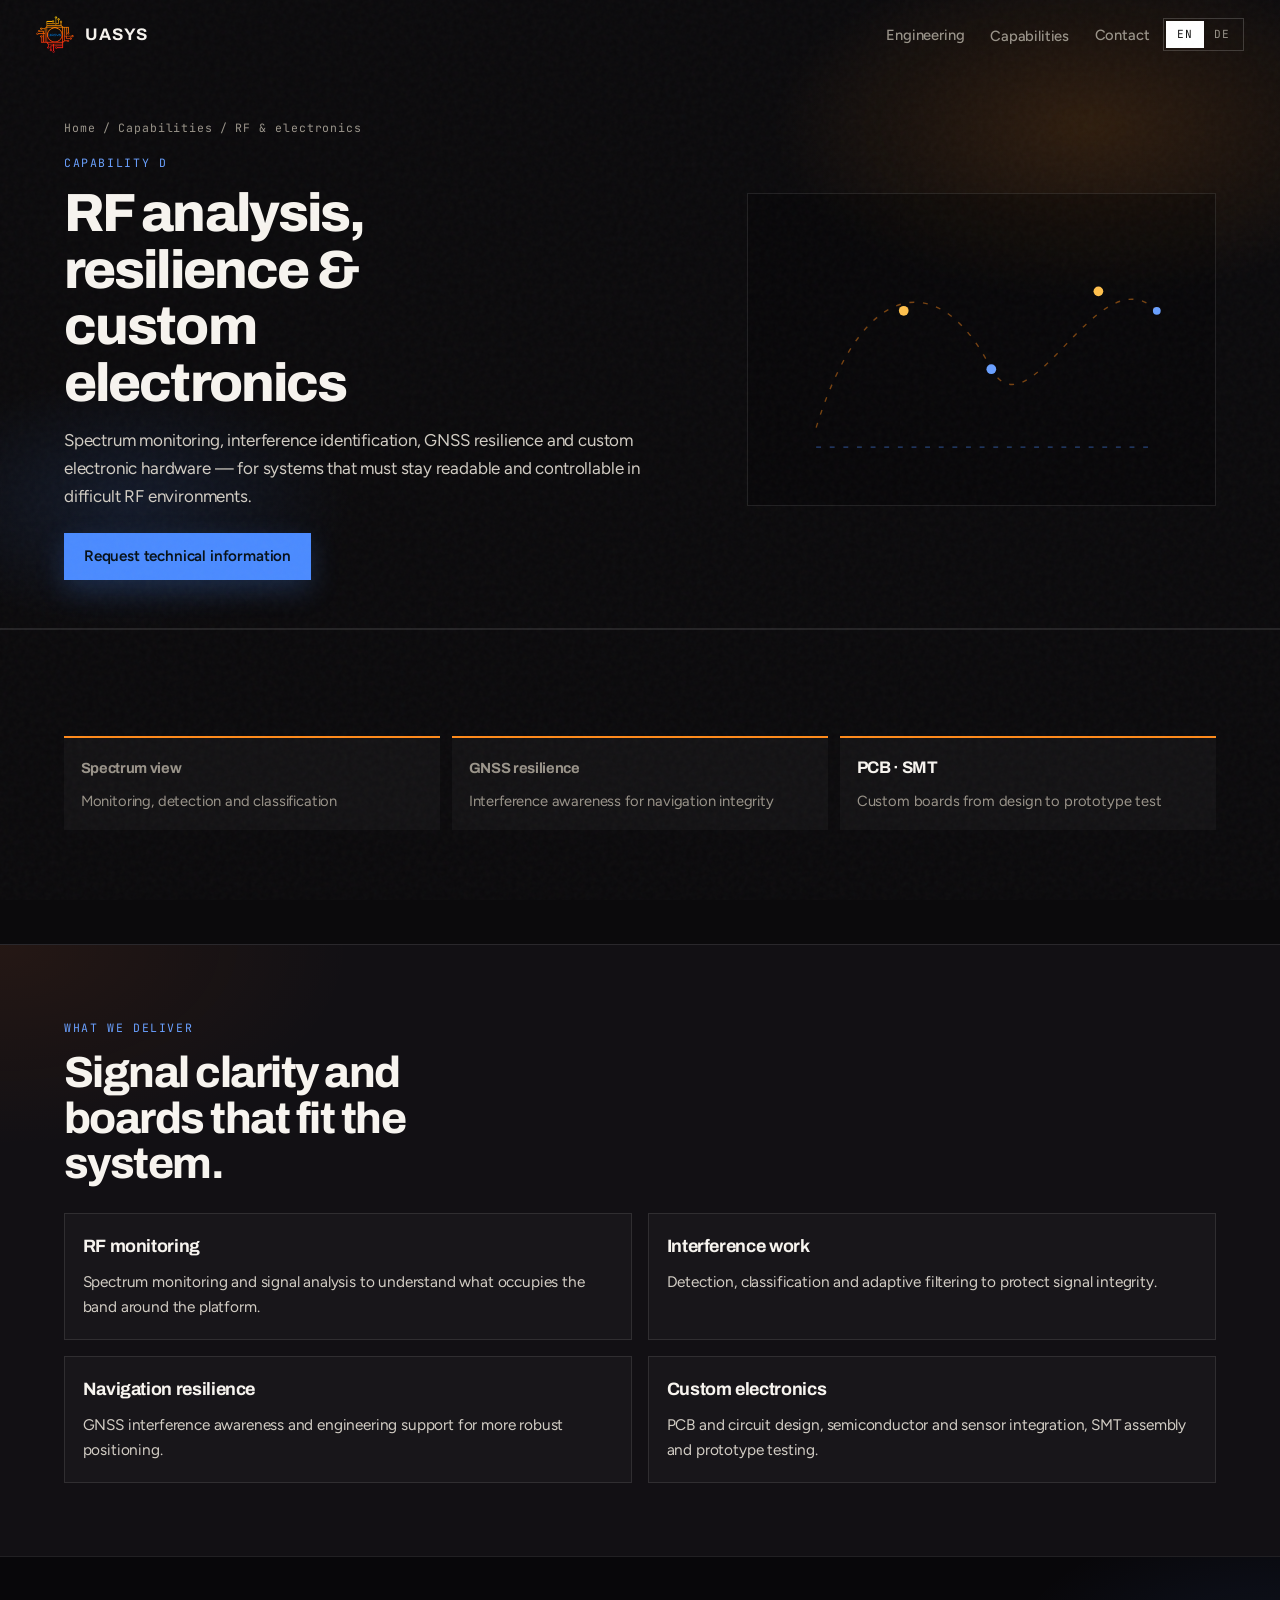
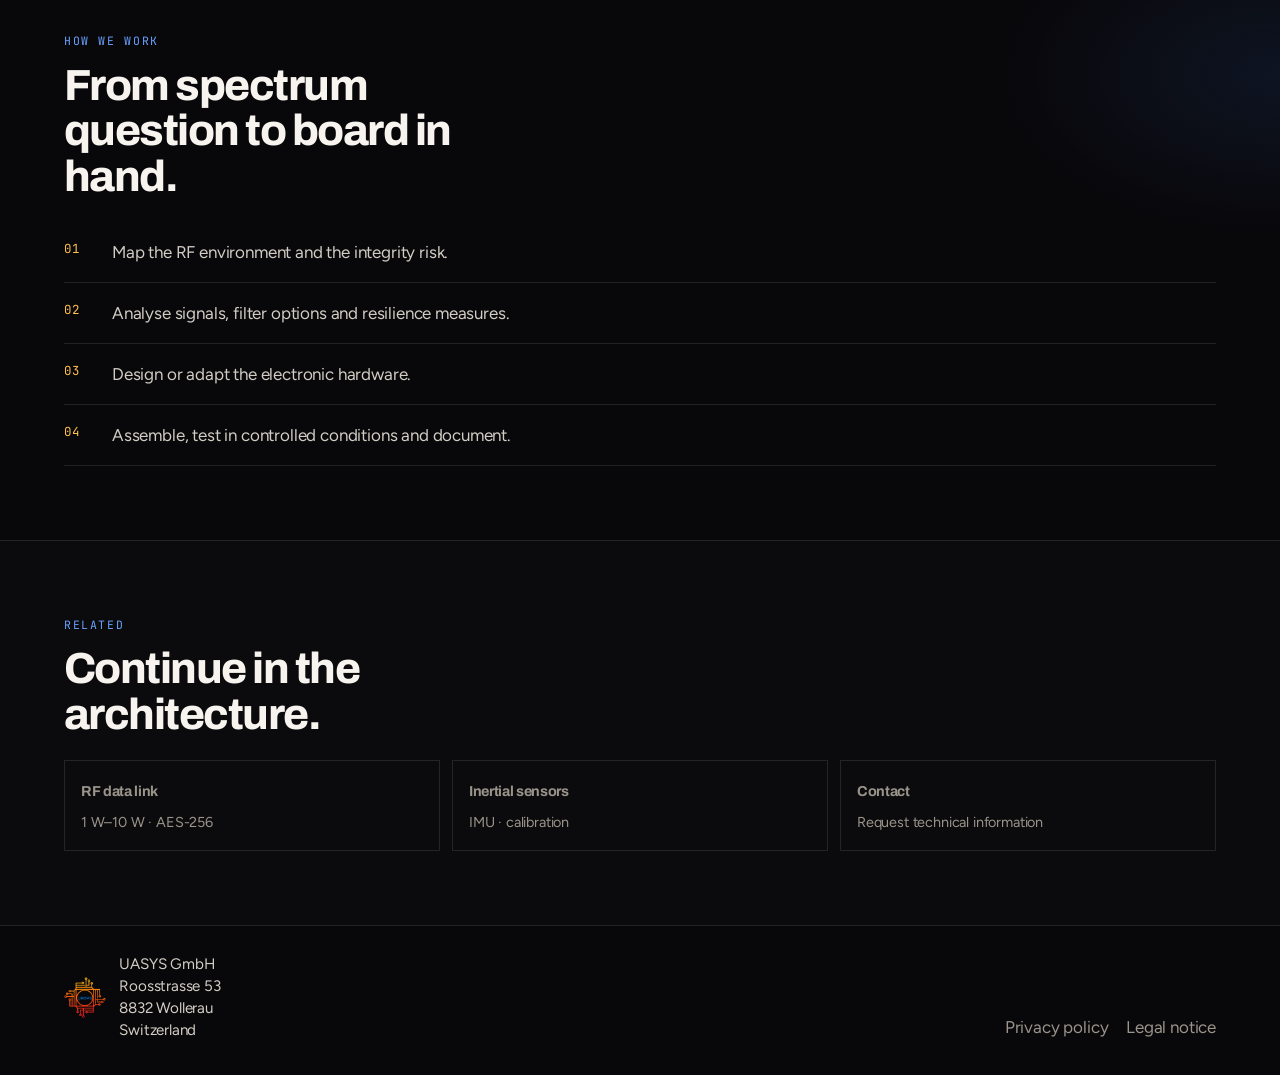
<file: rf-electronics/index.html>
<!DOCTYPE html>
<html lang="en">
  <head>
    <meta charset="UTF-8" />
    <meta name="viewport" content="width=device-width, initial-scale=1.0" />
    <title>RF analysis, resilience &amp; custom electronics — UASYS GmbH</title>
    <meta
      name="description"
      content="UASYS provides RF spectrum monitoring, interference identification, GNSS resilience engineering and custom PCB electronics — not products for suppressing radio signals."
    />
    <link rel="canonical" href="https://uasys.ch/rf-electronics/" />
    <link rel="alternate" hreflang="en" href="https://uasys.ch/rf-electronics/" />
    <meta property="og:type" content="website" />
    <meta property="og:site_name" content="UASYS GmbH" />
    <meta property="og:url" content="https://uasys.ch/rf-electronics/" />
    <meta property="og:title" content="RF analysis, resilience & custom electronics — UASYS GmbH" />
    <meta
      property="og:description"
      content="Spectrum analysis, GNSS resilience and custom electronic hardware for integrated systems."
    />
    <meta property="og:image" content="https://uasys.ch/assets/logo.png" />
    <meta name="twitter:card" content="summary" />
    <meta name="theme-color" content="#0b0a0c" />
    <link rel="icon" type="image/png" href="/assets/logo.png" />
    <link rel="preconnect" href="https://fonts.googleapis.com" />
    <link rel="preconnect" href="https://fonts.gstatic.com" crossorigin />
    <link
      href="https://fonts.googleapis.com/css2?family=Archivo:wght@500;600;700;800&family=Figtree:wght@400;500;600;700&family=JetBrains+Mono:wght@400;500&display=swap"
      rel="stylesheet"
    />
    <link rel="stylesheet" href="/css/styles.css" />
    <script type="application/ld+json">
      {
        "@context": "https://schema.org",
        "@type": "Service",
        "name": "RF analysis, resilience and custom electronics",
        "provider": { "@type": "Organization", "name": "UASYS GmbH", "url": "https://uasys.ch/" },
        "description": "RF spectrum monitoring, interference identification, GNSS resilience and custom PCB design."
      }
    </script>
    <script>
      (function () {
        try {
          var q = new URLSearchParams(location.search).get("lang");
          var stored = localStorage.getItem("uasys-lang");
          document.documentElement.lang = q === "de" || q === "en" ? q : stored === "de" ? "de" : "en";
        } catch (e) {
          document.documentElement.lang = "en";
        }
      })();
    </script>
  </head>
  <body data-page="service-elec">
    <a class="skip" href="#top"><span class="t-en">Skip to content</span><span class="t-de">Zum Inhalt</span></a>
    <div class="grain" aria-hidden="true"></div>
    <header class="site-header" id="header">
      <a class="brand" href="/" aria-label="UASYS">
        <img src="/assets/logo.png" alt="" class="brand-mark" width="40" height="40" />
        <span class="brand-word">UASYS</span>
      </a>
      <nav class="nav" aria-label="Primary">
        <a href="/#engineering"><span class="t-en">Engineering</span><span class="t-de">Engineering</span></a>
        <div class="nav-dd">
          <a class="nav-dd-trigger" href="/#capabilities" aria-expanded="false" aria-haspopup="true">
            <span class="t-en">Capabilities</span><span class="t-de">Kompetenzen</span>
          </a>
          <div class="nav-dd-panel" role="list">
            <a href="/#capabilities" role="listitem"><span class="t-en">All capabilities</span><span class="t-de">Alle Kompetenzen</span></a>
            <a href="/autonomous-systems/" role="listitem"><span class="t-en">Autonomous systems</span><span class="t-de">Autonome Systeme</span></a>
            <a href="/inertial-sensors/" role="listitem"><span class="t-en">Inertial sensors</span><span class="t-de">Inertialsensorik</span></a>
            <a href="/rf-communication/" role="listitem"><span class="t-en">RF communication</span><span class="t-de">RF-Kommunikation</span></a>
            <a href="/rf-electronics/" role="listitem" aria-current="page"><span class="t-en">RF electronics</span><span class="t-de">RF-Elektronik</span></a>
          </div>
        </div>
        <a href="/#contact"><span class="t-en">Contact</span><span class="t-de">Kontakt</span></a>
      </nav>
      <div class="lang" role="group" aria-label="Language">
        <button type="button" data-set-lang="en">EN</button>
        <button type="button" data-set-lang="de">DE</button>
      </div>
      <button class="menu-toggle" id="menuToggle" aria-label="Open menu" aria-expanded="false">
        <span></span><span></span>
      </button>
    </header>
    <div class="mobile-nav" id="mobileNav" hidden>
      <a href="/#engineering"><span class="t-en">Engineering</span><span class="t-de">Engineering</span></a>
      <a href="/#capabilities"><span class="t-en">Capabilities</span><span class="t-de">Kompetenzen</span></a>
      <a class="mobile-sub" href="/autonomous-systems/"><span class="t-en">Autonomous systems</span><span class="t-de">Autonome Systeme</span></a>
      <a class="mobile-sub" href="/inertial-sensors/"><span class="t-en">Inertial sensors</span><span class="t-de">Inertialsensorik</span></a>
      <a class="mobile-sub" href="/rf-communication/"><span class="t-en">RF communication</span><span class="t-de">RF-Kommunikation</span></a>
      <a class="mobile-sub" href="/rf-electronics/" aria-current="page"><span class="t-en">RF electronics</span><span class="t-de">RF-Elektronik</span></a>
      <a href="/#contact"><span class="t-en">Contact</span><span class="t-de">Kontakt</span></a>
    </div>

    <main id="top">
      <section class="service-hero">
        <div class="wrap service-hero-grid">
          <div>
            <p class="crumb">
              <a href="/"><span class="t-en">Home</span><span class="t-de">Start</span></a>
              <span>/</span>
              <a href="/#capabilities"><span class="t-en">Capabilities</span><span class="t-de">Kompetenzen</span></a>
              <span>/</span>
              <span><span class="t-en">RF &amp; electronics</span><span class="t-de">HF und Elektronik</span></span>
            </p>
            <p class="eyebrow"><span class="t-en">Capability D</span><span class="t-de">Kompetenz D</span></p>
            <h1>
              <span class="t-en">RF analysis, resilience &amp; custom electronics</span>
              <span class="t-de">HF-Analyse, Resilienz und Elektronik</span>
            </h1>
            <p class="band-lead">
              <span class="t-en">Spectrum monitoring, interference identification, GNSS resilience and custom electronic hardware — for systems that must stay readable and controllable in difficult RF environments.</span>
              <span class="t-de">Spektrumsüberwachung, Störungserkennung, GNSS-Resilienz und kundenspezifische Elektronik — für Systeme, die in schwierigen HF-Umgebungen lesbar und steuerbar bleiben müssen.</span>
            </p>
            <div class="hero-actions" style="margin-top: 1.4rem; justify-content: flex-start">
              <a class="btn btn-blue" href="/#contact">
                <span class="t-en">Request technical information</span>
                <span class="t-de">Technische Infos anfragen</span>
              </a>
            </div>
          </div>
          <div class="service-viz reveal" aria-hidden="true">
            <svg viewBox="0 0 480 320" preserveAspectRatio="xMidYMid meet">
              <path class="trace" d="M70 240 C120 80, 200 80, 250 180 C290 250, 360 60, 420 120" />
              <path class="trace trace-blue" d="M70 260 H420" />
              <circle class="node-warm" cx="160" cy="120" r="5" />
              <circle class="node" cx="250" cy="180" r="5" />
              <circle class="node-warm" cx="360" cy="100" r="5" />
              <circle class="node" cx="420" cy="120" r="4" />
            </svg>
          </div>
        </div>
      </section>

      <section class="band">
        <div class="wrap">
          <div class="metric-row">
            <div class="metric reveal">
              <strong><span class="t-en">Spectrum view</span><span class="t-de">Spektrumsblick</span></strong>
              <span><span class="t-en">Monitoring, detection and classification</span><span class="t-de">Überwachung, Erkennung und Klassifikation</span></span>
            </div>
            <div class="metric reveal">
              <strong><span class="t-en">GNSS resilience</span><span class="t-de">GNSS-Resilienz</span></strong>
              <span><span class="t-en">Interference awareness for navigation integrity</span><span class="t-de">Störungsbewusstsein für Navigationsintegrität</span></span>
            </div>
            <div class="metric reveal">
              <strong>PCB · SMT</strong>
              <span><span class="t-en">Custom boards from design to prototype test</span><span class="t-de">Individuelle Boards vom Design bis zur Prototypenprüfung</span></span>
            </div>
          </div>
          <p class="note reveal">
            <span class="t-en">This work covers laboratory analysis, filtering and resilience engineering alongside custom electronics. It is not offered as a product for suppressing radio signals.</span>
            <span class="t-de">Diese Arbeit umfasst Laboranalyse, Filterung und Resilienz-Engineering sowie kundenspezifische Elektronik. Sie wird nicht als Produkt zur Unterdrückung von Funksignalen angeboten.</span>
          </p>
        </div>
      </section>

      <section class="band band-warm">
        <div class="wrap">
          <p class="eyebrow reveal"><span class="t-en">What we deliver</span><span class="t-de">Was wir liefern</span></p>
          <h2 class="reveal">
            <span class="t-en">Signal clarity and boards that fit the system.</span>
            <span class="t-de">Signalklarheit und Boards, die zum System passen.</span>
          </h2>
          <div class="feature-grid" style="margin-top: 1.6rem">
            <article class="feature reveal">
              <h3><span class="t-en">RF monitoring</span><span class="t-de">HF-Überwachung</span></h3>
              <p>
                <span class="t-en">Spectrum monitoring and signal analysis to understand what occupies the band around the platform.</span>
                <span class="t-de">Spektrumsüberwachung und Signalanalyse, um zu verstehen, was das Band um die Plattform belegt.</span>
              </p>
            </article>
            <article class="feature reveal">
              <h3><span class="t-en">Interference work</span><span class="t-de">Störungsarbeit</span></h3>
              <p>
                <span class="t-en">Detection, classification and adaptive filtering to protect signal integrity.</span>
                <span class="t-de">Erkennung, Klassifikation und adaptive Filterung zum Schutz der Signalintegrität.</span>
              </p>
            </article>
            <article class="feature reveal">
              <h3><span class="t-en">Navigation resilience</span><span class="t-de">Navigationsresilienz</span></h3>
              <p>
                <span class="t-en">GNSS interference awareness and engineering support for more robust positioning.</span>
                <span class="t-de">Bewusstsein für GNSS-Störungen und Engineering für robustere Positionierung.</span>
              </p>
            </article>
            <article class="feature reveal">
              <h3><span class="t-en">Custom electronics</span><span class="t-de">Kundenspezifische Elektronik</span></h3>
              <p>
                <span class="t-en">PCB and circuit design, semiconductor and sensor integration, SMT assembly and prototype testing.</span>
                <span class="t-de">PCB- und Schaltungsdesign, Integration von Halbleitern und Sensoren, SMT-Bestückung und Prototypenprüfung.</span>
              </p>
            </article>
          </div>
        </div>
      </section>

      <section class="band band-ink">
        <div class="wrap split">
          <div>
            <p class="eyebrow reveal"><span class="t-en">How we work</span><span class="t-de">So arbeiten wir</span></p>
            <h2 class="reveal">
              <span class="t-en">From spectrum question to board in hand.</span>
              <span class="t-de">Von der Spektrumsfrage zum Board in der Hand.</span>
            </h2>
          </div>
          <ol class="process reveal">
            <li><span class="t-en">Map the RF environment and the integrity risk.</span><span class="t-de">HF-Umgebung und Integritätsrisiko kartieren.</span></li>
            <li><span class="t-en">Analyse signals, filter options and resilience measures.</span><span class="t-de">Signale, Filteroptionen und Resilienzmassnahmen analysieren.</span></li>
            <li><span class="t-en">Design or adapt the electronic hardware.</span><span class="t-de">Elektronische Hardware entwerfen oder anpassen.</span></li>
            <li><span class="t-en">Assemble, test in controlled conditions and document.</span><span class="t-de">Bestücken, unter kontrollierten Bedingungen prüfen und dokumentieren.</span></li>
          </ol>
        </div>
      </section>

      <section class="band">
        <div class="wrap">
          <p class="eyebrow reveal"><span class="t-en">Related</span><span class="t-de">Verwandt</span></p>
          <h2 class="reveal"><span class="t-en">Continue in the architecture.</span><span class="t-de">Weiter in der Architektur.</span></h2>
          <div class="related" style="margin-top: 1.4rem">
            <a class="reveal" href="/rf-communication/">
              <strong><span class="t-en">RF data link</span><span class="t-de">HF-Datenlink</span></strong>
              <span>1 W–10 W · AES-256</span>
            </a>
            <a class="reveal" href="/inertial-sensors/">
              <strong><span class="t-en">Inertial sensors</span><span class="t-de">Inertiale Sensorik</span></strong>
              <span>IMU · calibration</span>
            </a>
            <a class="reveal" href="/#contact">
              <strong><span class="t-en">Contact</span><span class="t-de">Kontakt</span></strong>
              <span><span class="t-en">Request technical information</span><span class="t-de">Technische Infos anfragen</span></span>
            </a>
          </div>
        </div>
      </section>
    </main>

    <footer class="site-footer">
      <div class="wrap footer-row">
        <div class="footer-brand">
          <img src="/assets/logo.png" alt="" class="footer-mark" width="42" height="42" />
          <p class="address">
            <span class="t-en">UASYS GmbH<br />Roosstrasse 53<br />8832 Wollerau<br />Switzerland</span>
            <span class="t-de">UASYS GmbH<br />Roosstrasse 53<br />8832 Wollerau<br />Schweiz</span>
          </p>
        </div>
        <nav class="footer-legal" aria-label="Legal">
          <a href="/datenschutz/"><span class="t-en">Privacy policy</span><span class="t-de">Datenschutz</span></a>
          <a href="/impressum/"><span class="t-en">Legal notice</span><span class="t-de">Impressum</span></a>
        </nav>
      </div>
    </footer>
    <script src="/js/main.js"></script>
  </body>
</html>
</file>
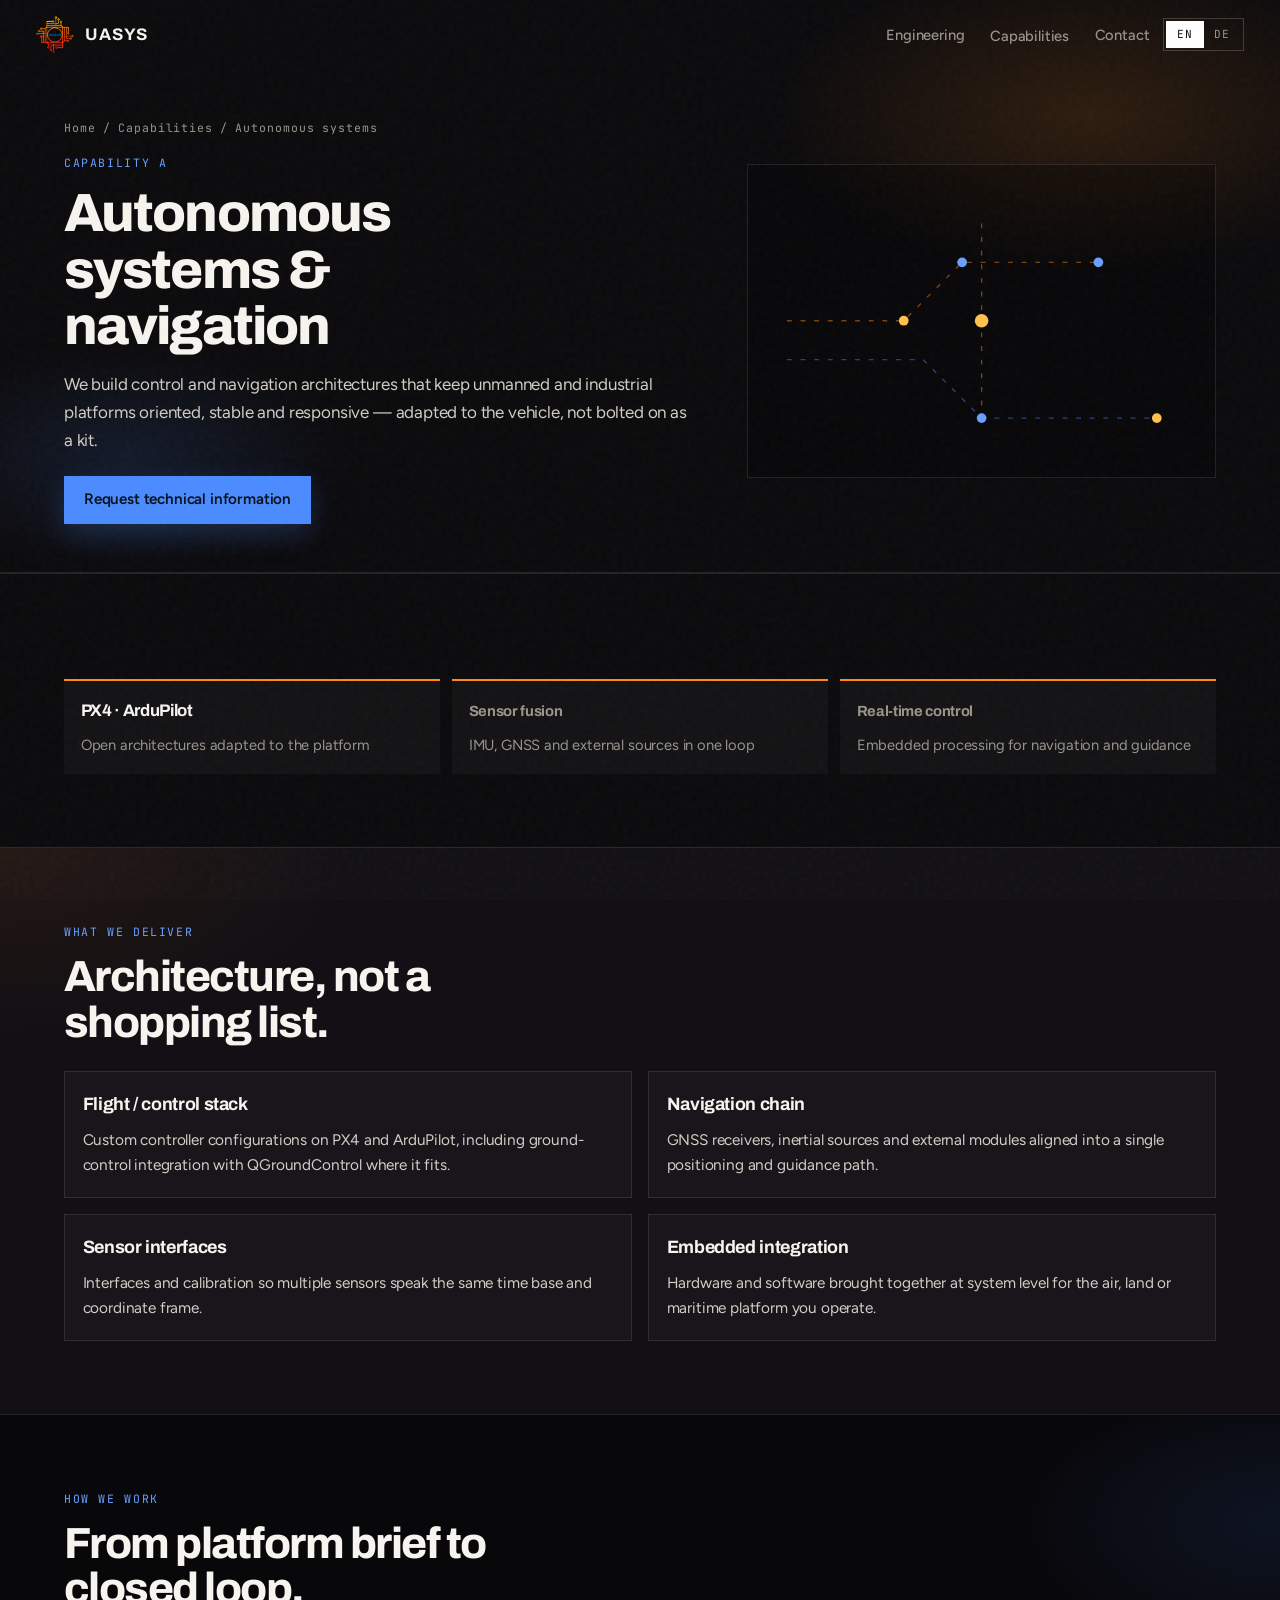
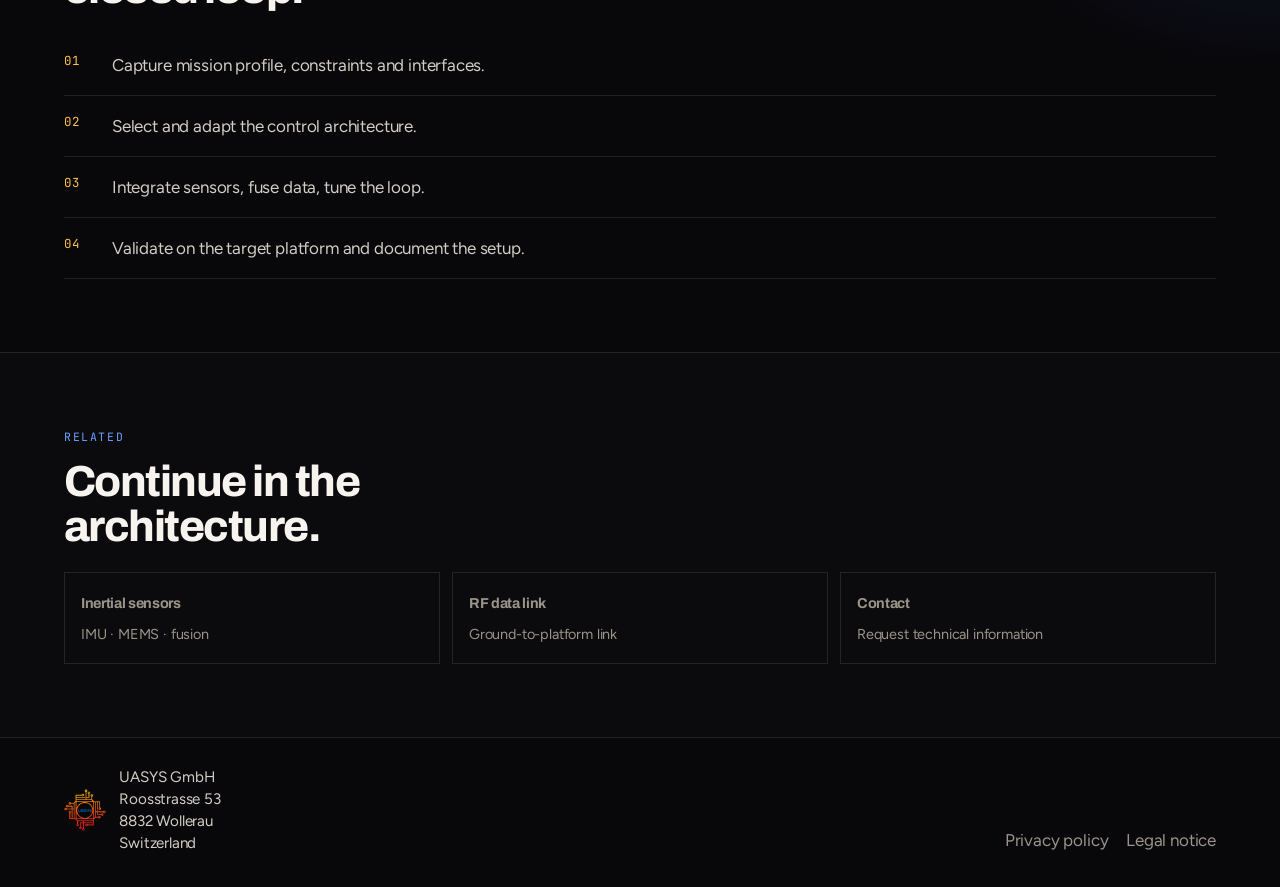
<file: autonomous-systems.html>
<!DOCTYPE html>
<html lang="en">
<head>
  <meta charset="utf-8" />
  <title>Redirecting…</title>
  <link rel="canonical" href="https://uasys.ch/autonomous-systems/" />
  <meta http-equiv="refresh" content="0; url=/autonomous-systems/" />
  <script>location.replace('/autonomous-systems/' + location.search + location.hash);</script>
</head>
<body>
  <p><a href="/autonomous-systems/">Continue to https://uasys.ch/autonomous-systems/</a></p>
</body>
</html>
</file>
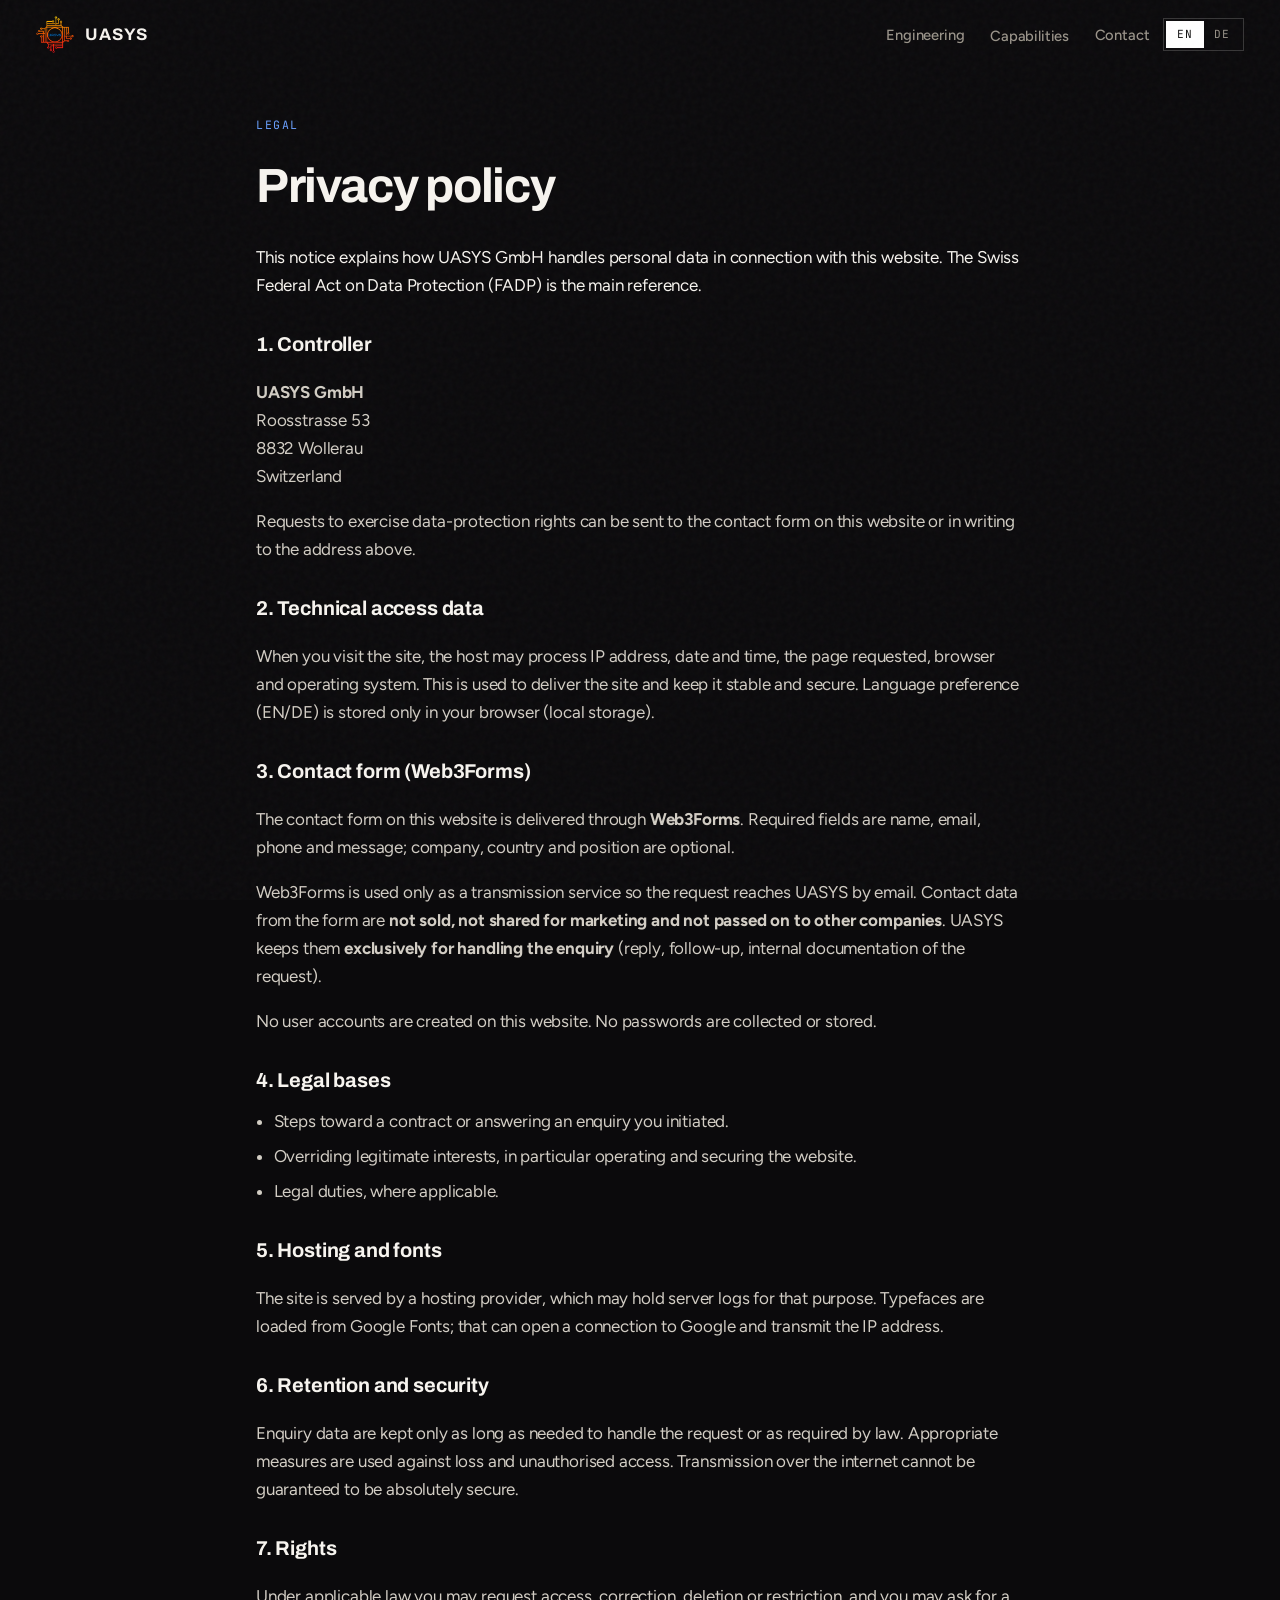
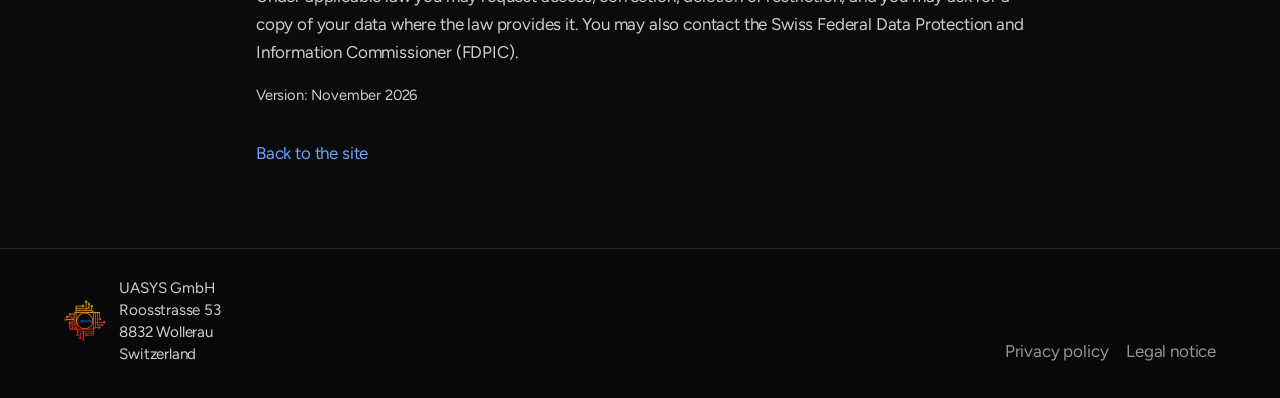
<file: datenschutz.html>
<!DOCTYPE html>
<html lang="en">
<head>
  <meta charset="utf-8" />
  <title>Redirecting…</title>
  <link rel="canonical" href="https://uasys.ch/datenschutz/" />
  <meta http-equiv="refresh" content="0; url=/datenschutz/" />
  <script>location.replace('/datenschutz/' + location.search + location.hash);</script>
</head>
<body>
  <p><a href="/datenschutz/">Continue to https://uasys.ch/datenschutz/</a></p>
</body>
</html>
</file>
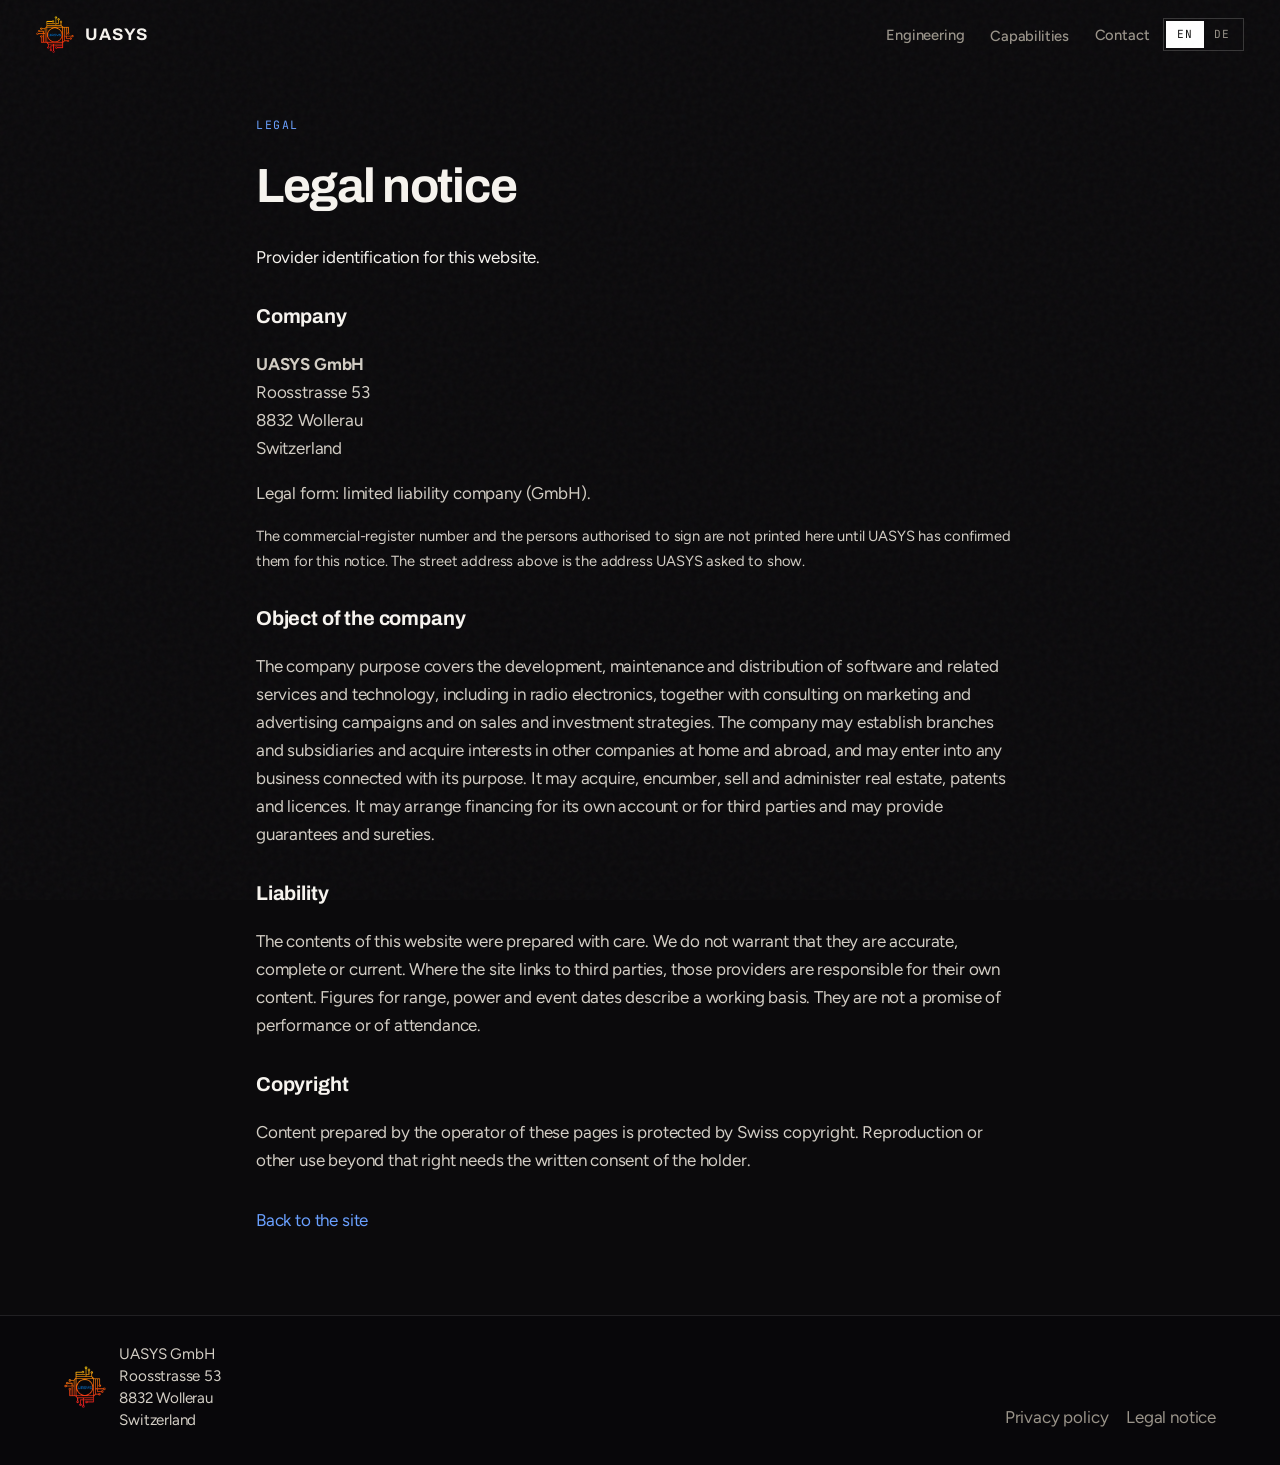
<file: impressum.html>
<!DOCTYPE html>
<html lang="en">
<head>
  <meta charset="utf-8" />
  <title>Redirecting…</title>
  <link rel="canonical" href="https://uasys.ch/impressum/" />
  <meta http-equiv="refresh" content="0; url=/impressum/" />
  <script>location.replace('/impressum/' + location.search + location.hash);</script>
</head>
<body>
  <p><a href="/impressum/">Continue to https://uasys.ch/impressum/</a></p>
</body>
</html>
</file>
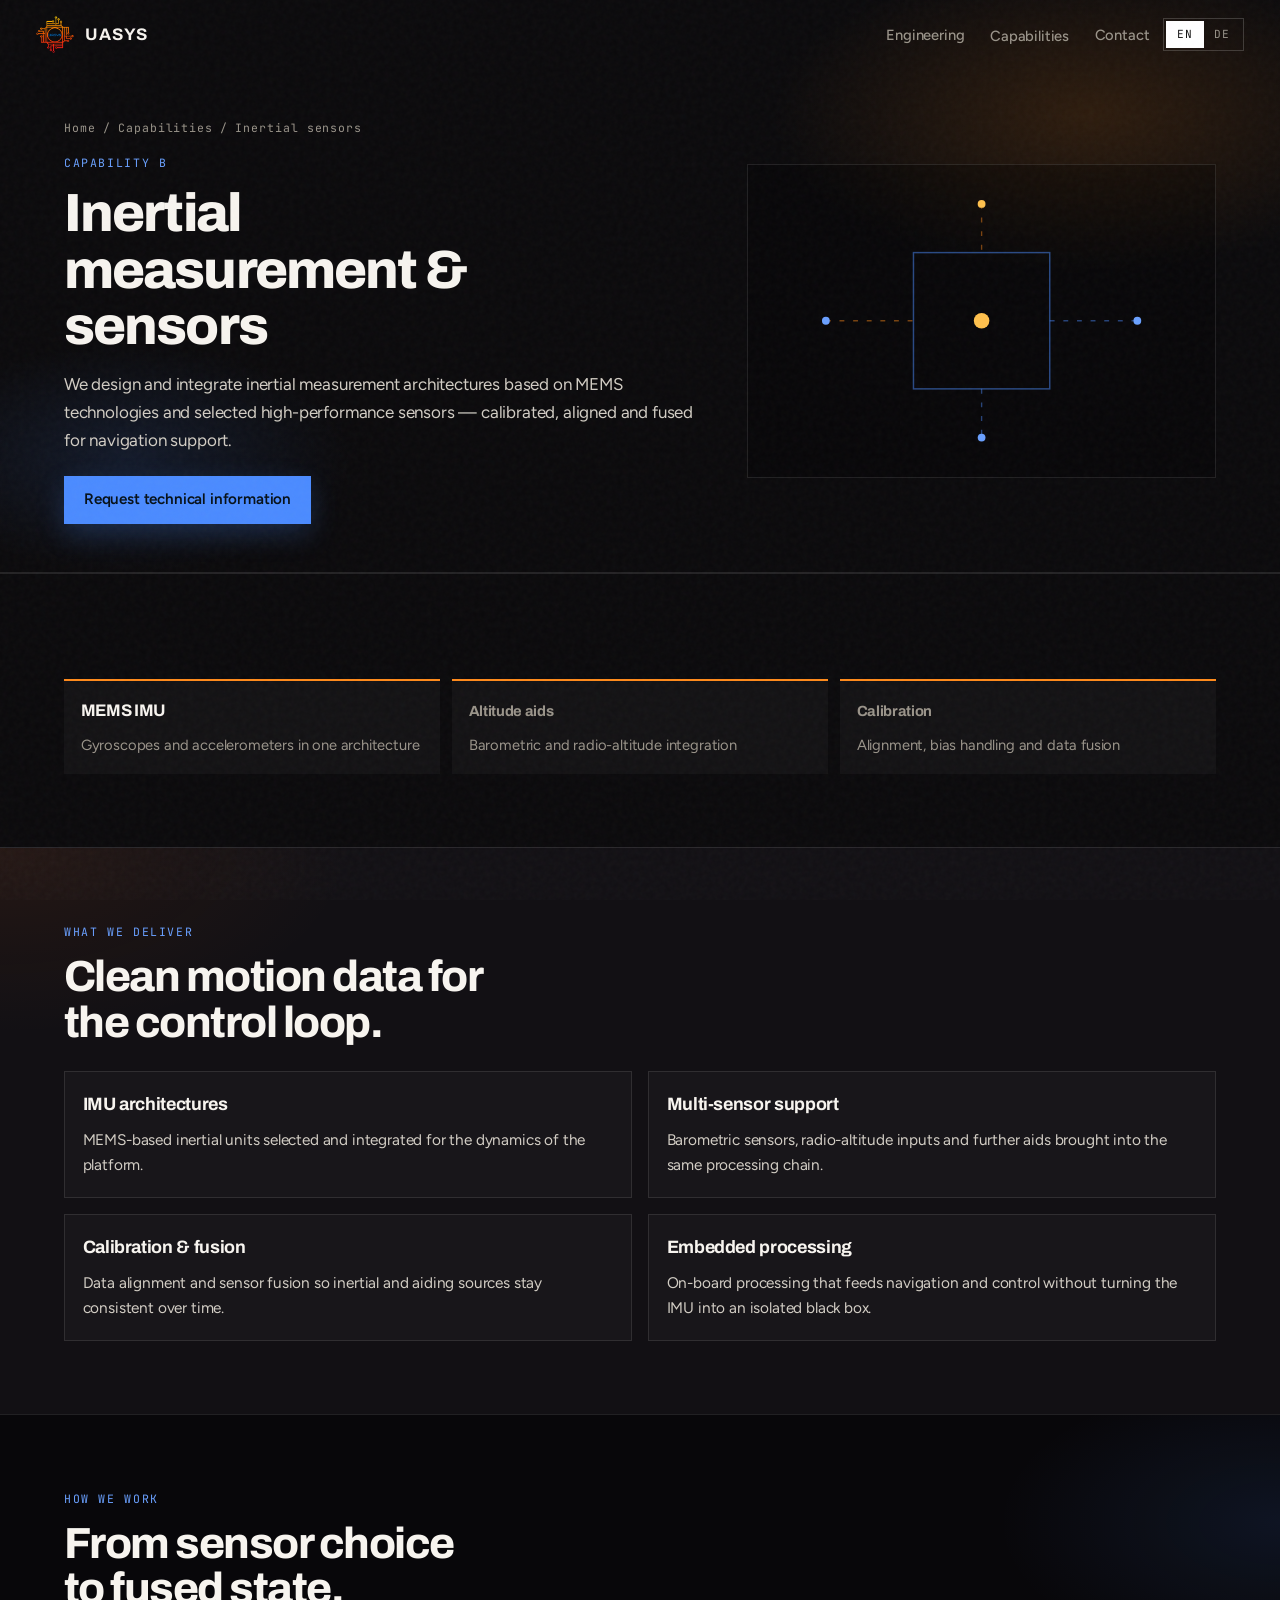
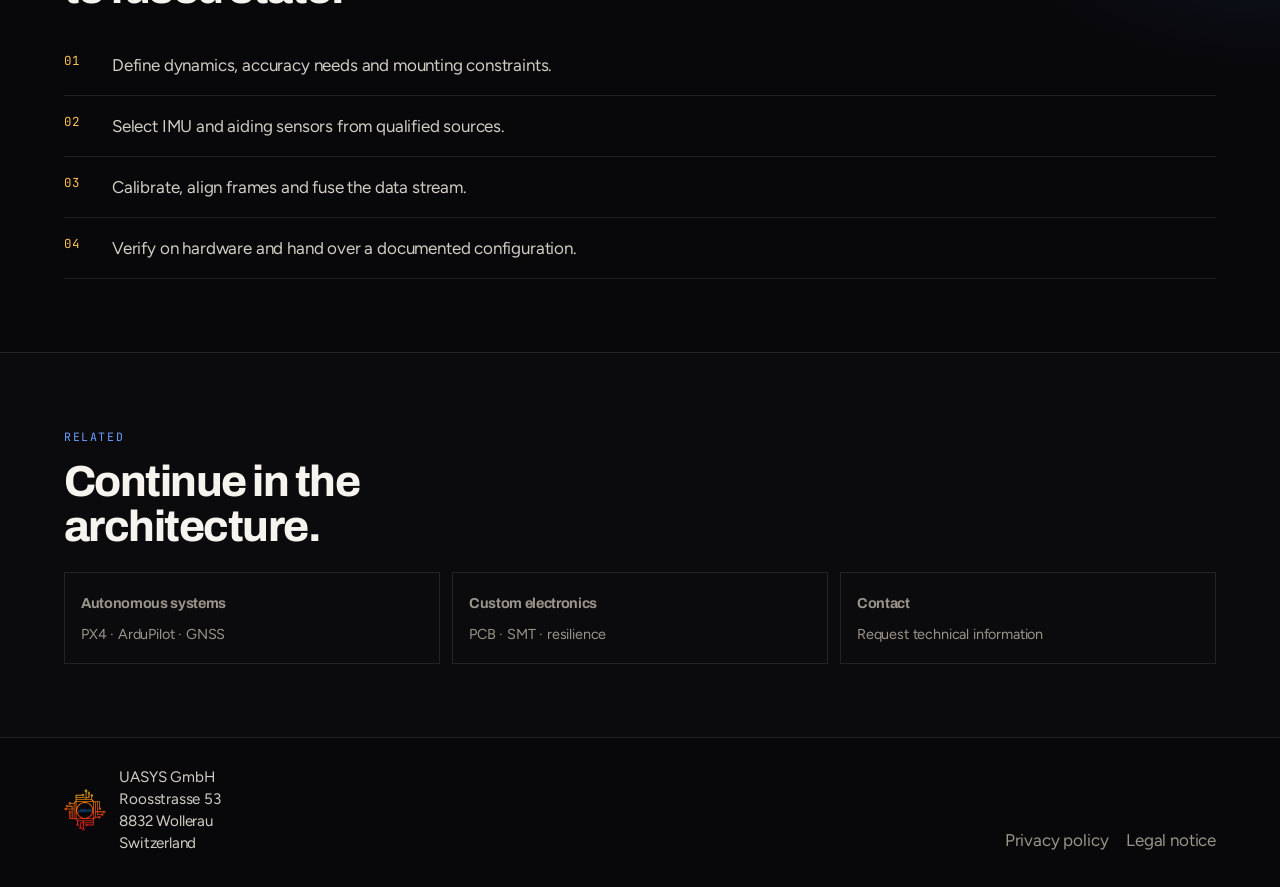
<file: inertial-sensors.html>
<!DOCTYPE html>
<html lang="en">
<head>
  <meta charset="utf-8" />
  <title>Redirecting…</title>
  <link rel="canonical" href="https://uasys.ch/inertial-sensors/" />
  <meta http-equiv="refresh" content="0; url=/inertial-sensors/" />
  <script>location.replace('/inertial-sensors/' + location.search + location.hash);</script>
</head>
<body>
  <p><a href="/inertial-sensors/">Continue to https://uasys.ch/inertial-sensors/</a></p>
</body>
</html>
</file>
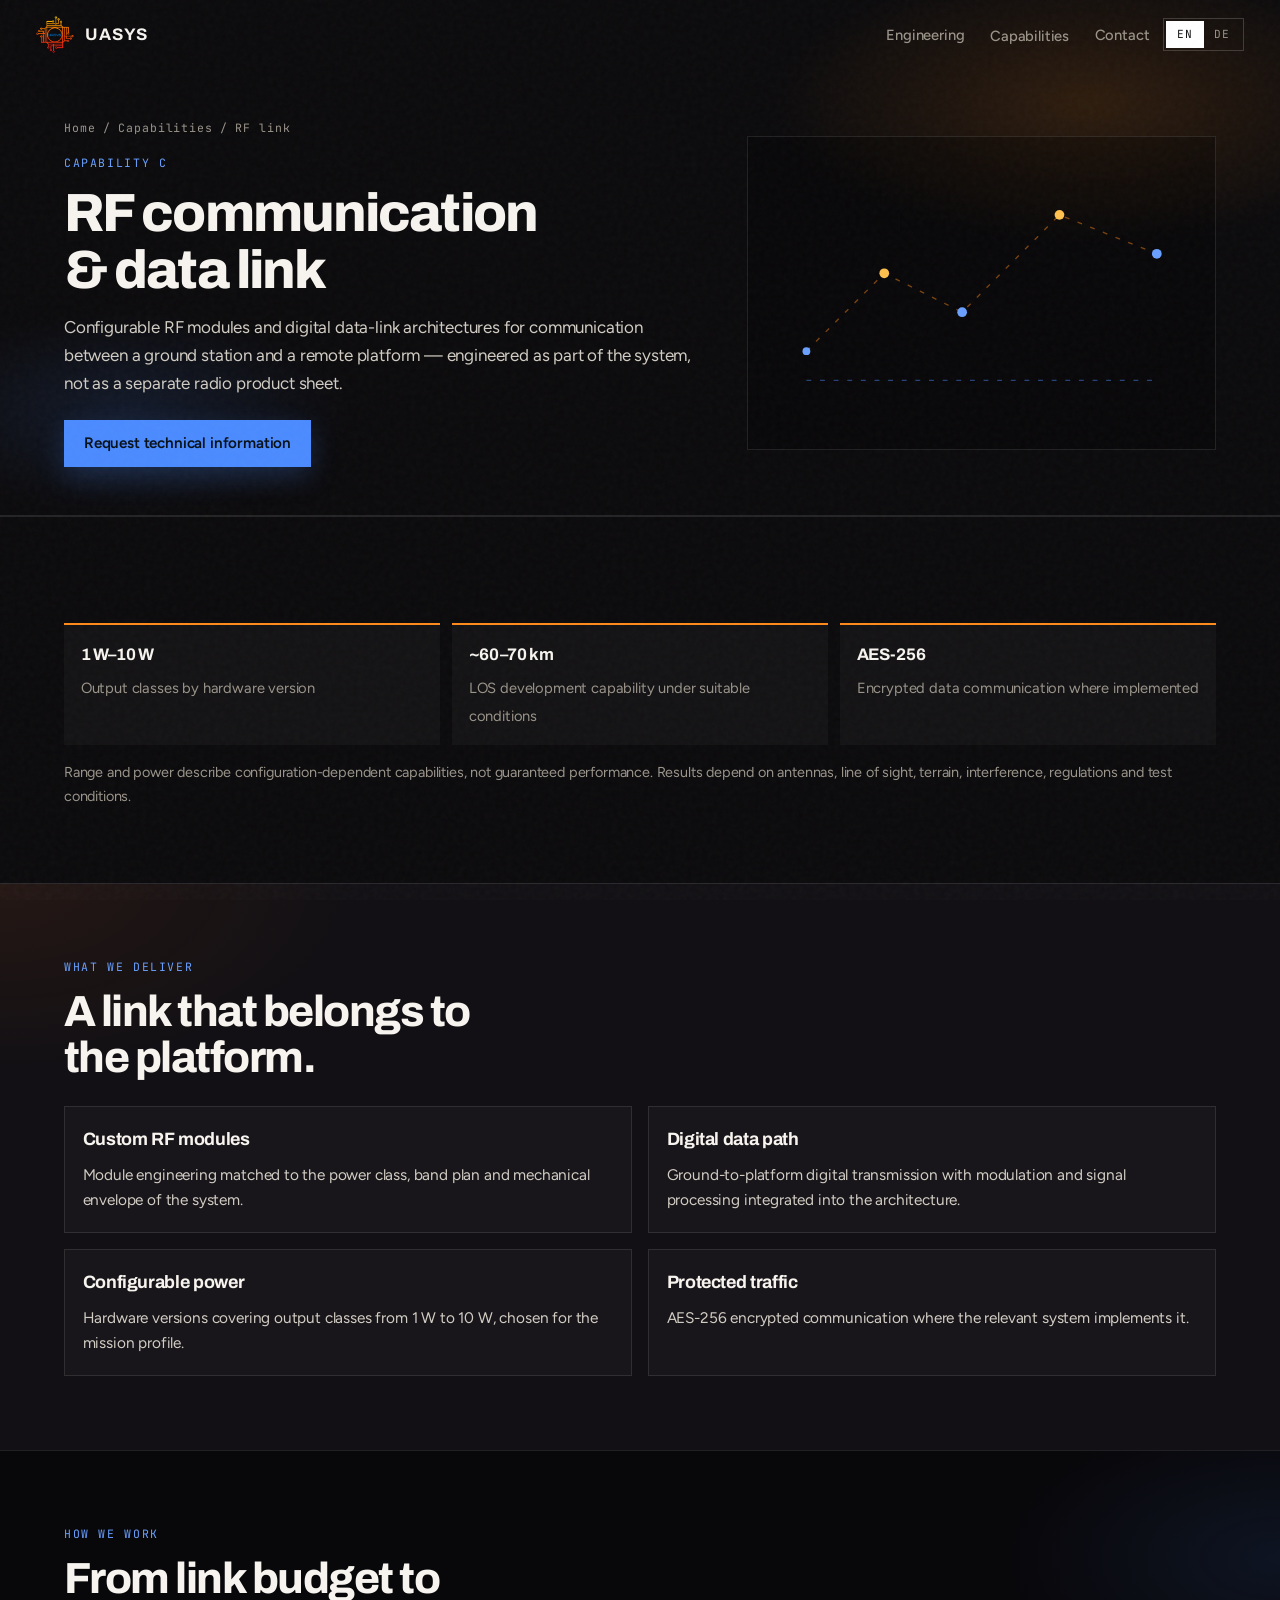
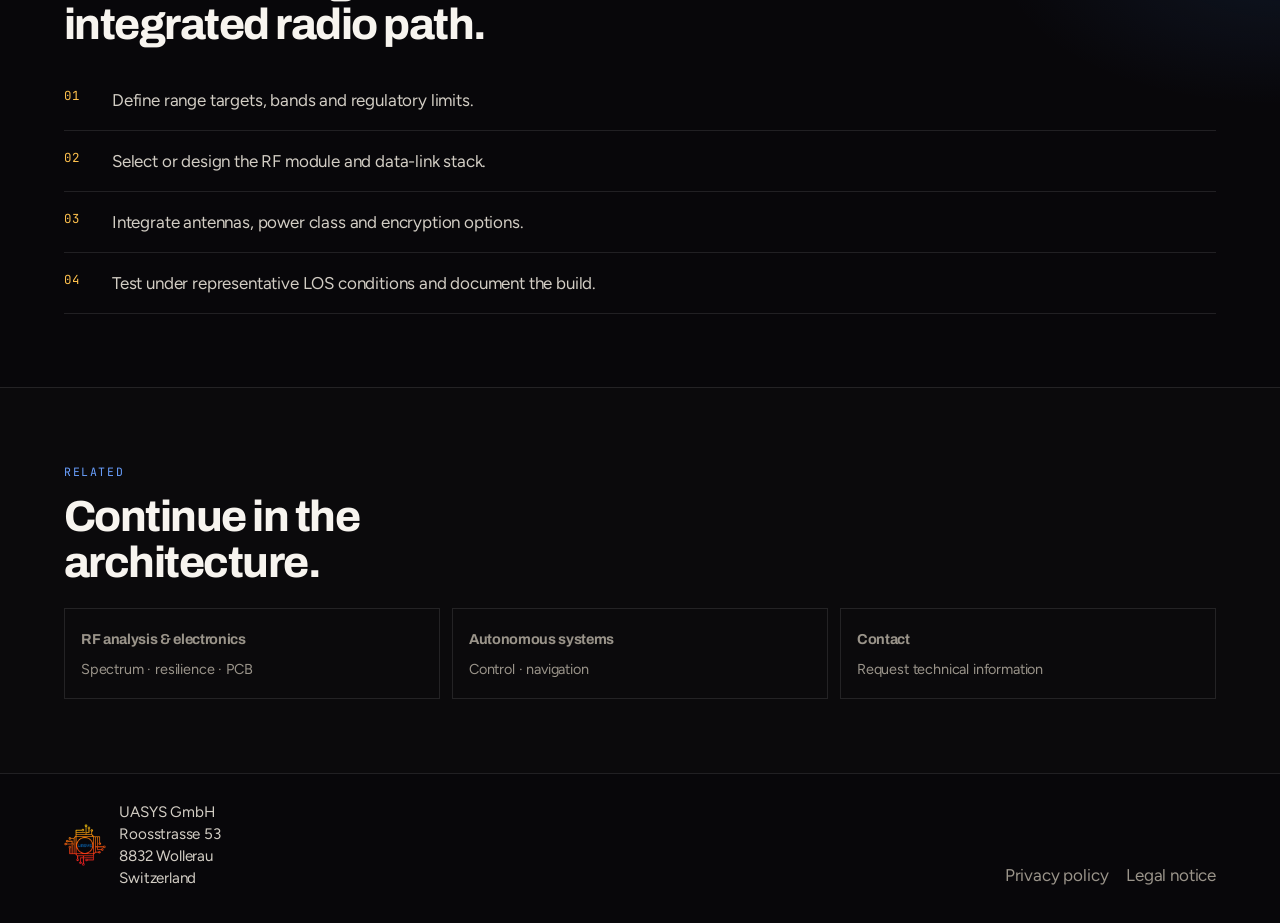
<file: rf-communication.html>
<!DOCTYPE html>
<html lang="en">
<head>
  <meta charset="utf-8" />
  <title>Redirecting…</title>
  <link rel="canonical" href="https://uasys.ch/rf-communication/" />
  <meta http-equiv="refresh" content="0; url=/rf-communication/" />
  <script>location.replace('/rf-communication/' + location.search + location.hash);</script>
</head>
<body>
  <p><a href="/rf-communication/">Continue to https://uasys.ch/rf-communication/</a></p>
</body>
</html>
</file>
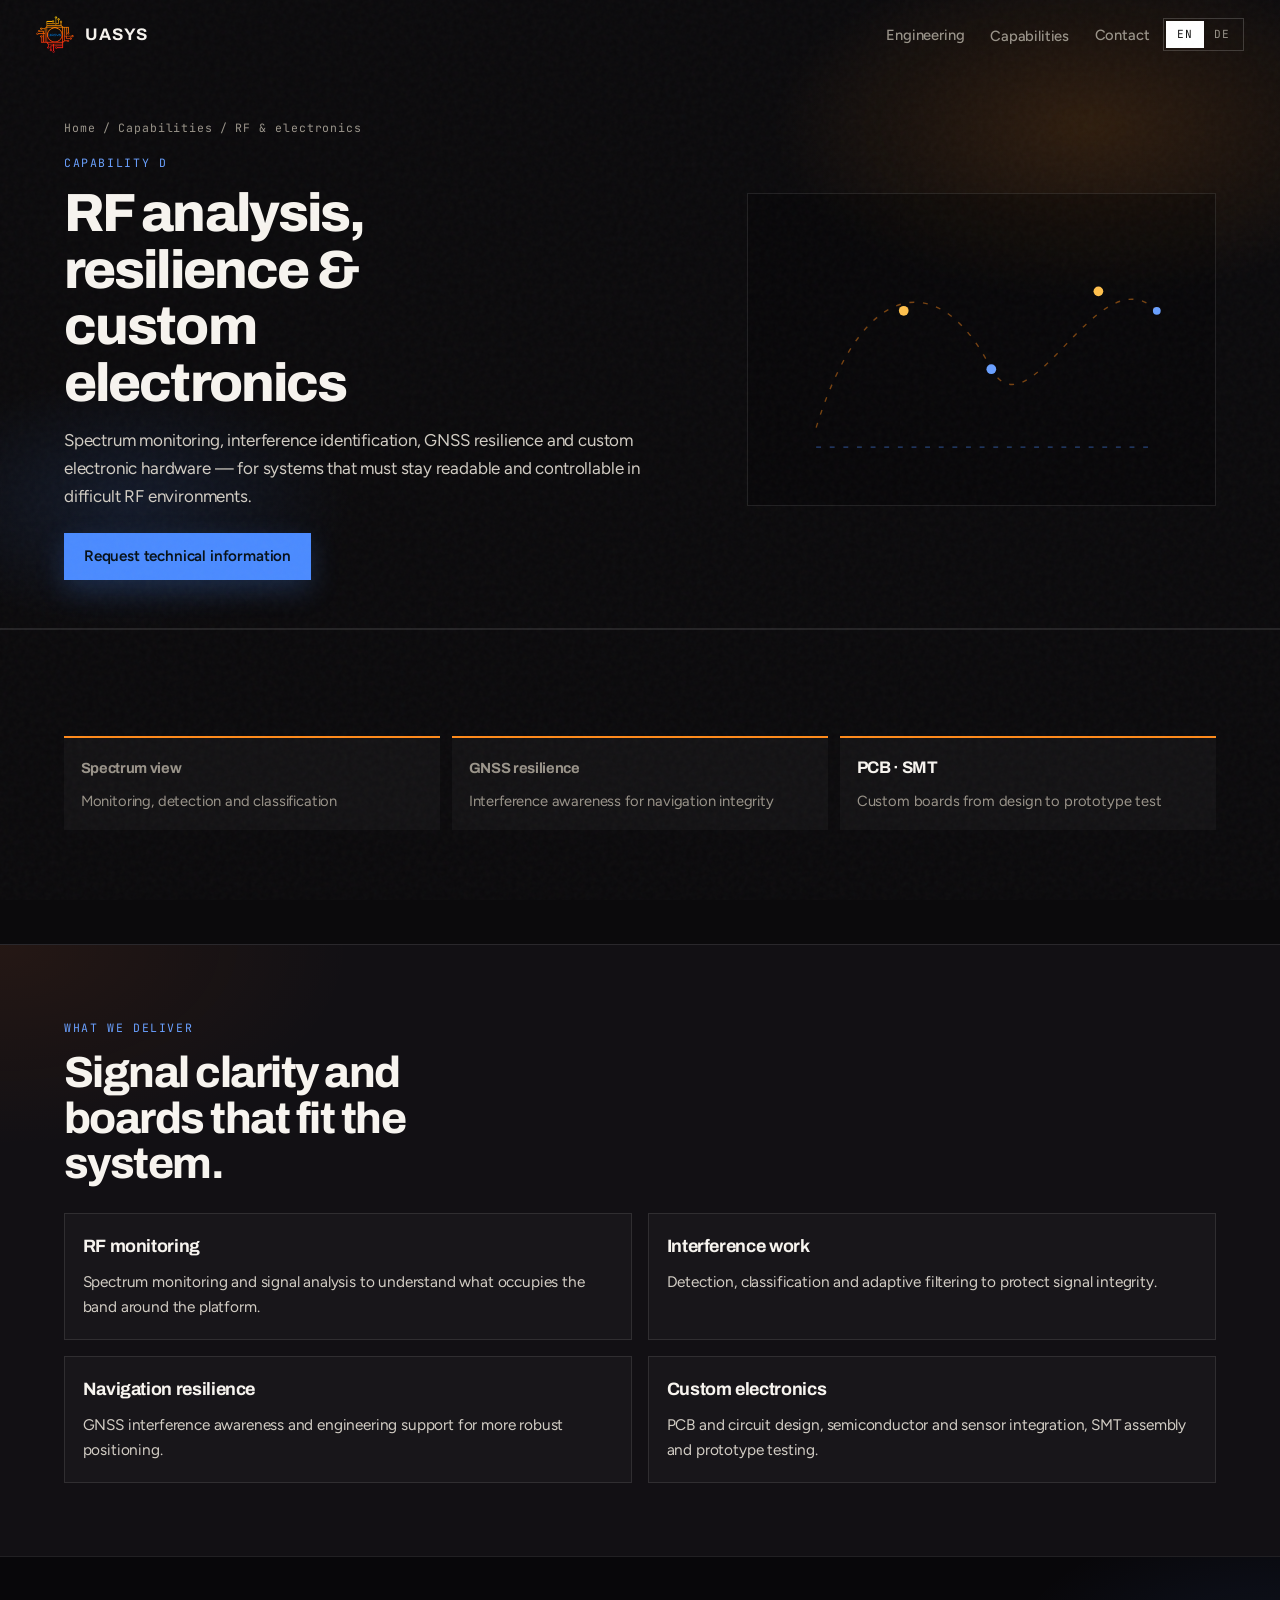
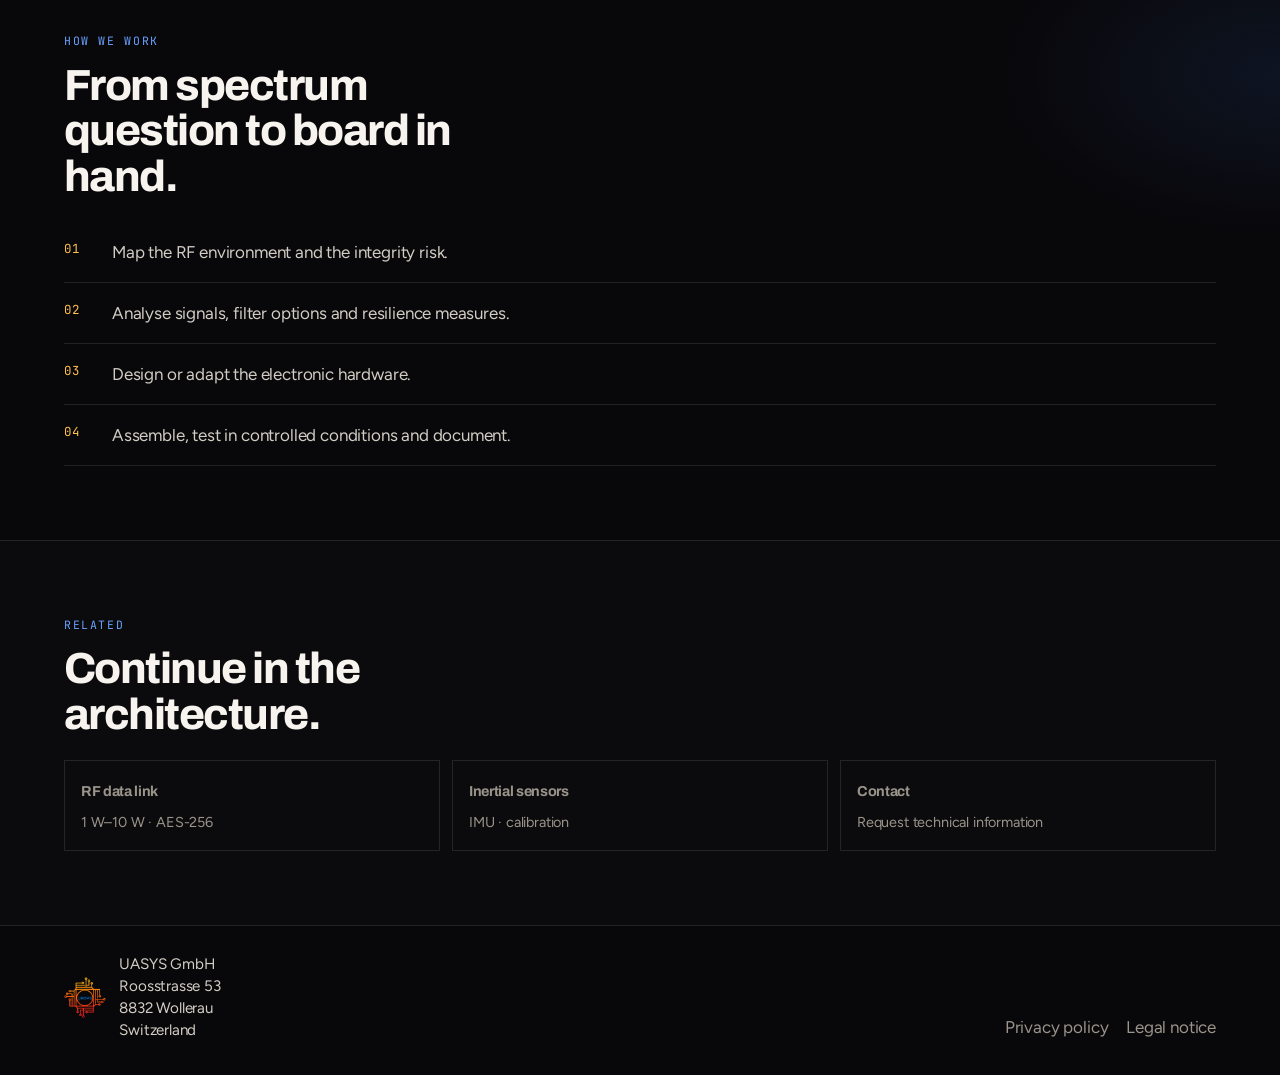
<file: rf-electronics.html>
<!DOCTYPE html>
<html lang="en">
<head>
  <meta charset="utf-8" />
  <title>Redirecting…</title>
  <link rel="canonical" href="https://uasys.ch/rf-electronics/" />
  <meta http-equiv="refresh" content="0; url=/rf-electronics/" />
  <script>location.replace('/rf-electronics/' + location.search + location.hash);</script>
</head>
<body>
  <p><a href="/rf-electronics/">Continue to https://uasys.ch/rf-electronics/</a></p>
</body>
</html>
</file>
<file: css/styles.css>
/* UASYS — Circuit Ember + engineering brief */

:root {
  --bg: #0b0a0c;
  --bg-warm: #121014;
  --bg-ink: #08070a;
  --bg-raise: #15131a;
  --text: #f7f4ef;
  --soft: #d2cdc4;
  --muted: #9a948a;
  --line: rgba(255, 255, 255, 0.1);
  --line-strong: rgba(255, 255, 255, 0.18);
  --blue: #4b8bff;
  --blue-strong: #6aa0ff;
  --amber: #ff8a1a;
  --ember: #ff4d1a;
  --gold: #ffc14d;
  --font-display: "Archivo", sans-serif;
  --font-body: "Figtree", sans-serif;
  --font-mono: "JetBrains Mono", monospace;
  --header-h: 4.4rem;
  --ease: cubic-bezier(0.22, 1, 0.36, 1);
  --max: 72rem;
}

*,
*::before,
*::after {
  box-sizing: border-box;
}

html {
  scroll-behavior: smooth;
}

body {
  margin: 0;
  min-height: 100vh;
  background: var(--bg);
  color: var(--text);
  font-family: var(--font-body);
  font-size: 1.0625rem;
  line-height: 1.65;
  letter-spacing: -0.01em;
  -webkit-font-smoothing: antialiased;
  overflow-x: clip;
}

img {
  display: block;
  max-width: 100%;
  height: auto;
}

a {
  color: inherit;
  text-decoration: none;
}

button,
input {
  font: inherit;
  color: inherit;
  background: none;
  border: none;
}

button {
  cursor: pointer;
}

:focus-visible {
  outline: 2px solid var(--blue-strong);
  outline-offset: 3px;
}

.t-de {
  display: none;
}

html[lang="de"] .t-en {
  display: none;
}

html[lang="de"] .t-de {
  display: inline;
}

html[lang="de"] .t-de-block {
  display: block;
}

.t-de-block {
  display: none;
}

html[lang="de"] .t-en-block {
  display: none;
}

[hidden] {
  display: none !important;
}

.skip {
  position: absolute;
  left: 1rem;
  top: -4rem;
  z-index: 60;
  padding: 0.5rem 0.85rem;
  background: white;
  color: #111;
}

.skip:focus {
  top: 0.75rem;
}

.grain {
  position: fixed;
  inset: 0;
  pointer-events: none;
  z-index: 40;
  opacity: 0.035;
  background-image: url("data:image/svg+xml,%3Csvg viewBox='0 0 200 200' xmlns='http://www.w3.org/2000/svg'%3E%3Cfilter id='n'%3E%3CfeTurbulence type='fractalNoise' baseFrequency='0.85' numOctaves='4' stitchTiles='stitch'/%3E%3C/filter%3E%3Crect width='100%25' height='100%25' filter='url(%23n)'/%3E%3C/svg%3E");
}

.wrap {
  width: min(100% - 2.5rem, var(--max));
  margin-inline: auto;
}

section[id] {
  scroll-margin-top: calc(var(--header-h) + 0.75rem);
}

/* Header */

.site-header {
  position: fixed;
  inset: 0 0 auto;
  z-index: 30;
  height: var(--header-h);
  display: flex;
  align-items: center;
  gap: 0.85rem;
  padding: 0 clamp(1.1rem, 3vw, 2.25rem);
  border-bottom: 1px solid transparent;
  transition: background 0.3s var(--ease), border-color 0.3s var(--ease),
    backdrop-filter 0.3s var(--ease);
}

.site-header.is-scrolled {
  background: rgba(11, 10, 12, 0.88);
  backdrop-filter: blur(14px);
  border-bottom-color: var(--line);
}

.brand {
  display: inline-flex;
  align-items: center;
  gap: 0.7rem;
  margin-right: auto;
}

.brand-mark {
  width: 2.35rem;
  height: 2.35rem;
  mix-blend-mode: screen;
}

.brand-word {
  font-family: var(--font-display);
  font-weight: 700;
  font-size: 1.05rem;
  letter-spacing: 0.08em;
}

.nav {
  display: none;
  gap: 1.6rem;
  align-items: center;
}

.nav a,
.nav-dd-trigger {
  color: var(--muted);
  font-weight: 500;
  font-size: 0.92rem;
  transition: color 0.2s;
}

.nav a:hover,
.nav a[aria-current="page"],
.nav-dd:hover > .nav-dd-trigger,
.nav-dd:focus-within > .nav-dd-trigger,
.nav-dd.is-open > .nav-dd-trigger {
  color: var(--text);
}

.nav-dd {
  position: relative;
}

.nav-dd-trigger {
  display: inline-flex;
  align-items: center;
  background: none;
  border: 0;
  padding: 0;
  font: inherit;
  cursor: pointer;
}

.nav-dd-panel {
  position: absolute;
  top: calc(100% + 0.85rem);
  left: 50%;
  z-index: 40;
  display: grid;
  gap: 0.15rem;
  min-width: 17.5rem;
  padding: 0.55rem;
  border: 1px solid var(--line-strong);
  background: rgba(14, 13, 15, 0.97);
  box-shadow: 0 18px 40px rgba(0, 0, 0, 0.45);
  opacity: 0;
  visibility: hidden;
  pointer-events: none;
  transform: translate(-50%, -4px);
  transition: opacity 0.18s var(--ease), transform 0.18s var(--ease), visibility 0.18s;
}

.nav-dd-panel::before {
  content: "";
  position: absolute;
  inset: -0.9rem 0 auto;
  height: 0.9rem;
}

.nav-dd:hover .nav-dd-panel,
.nav-dd:focus-within .nav-dd-panel,
.nav-dd.is-open .nav-dd-panel {
  opacity: 1;
  visibility: visible;
  pointer-events: auto;
  transform: translate(-50%, 0);
}

.nav-dd-panel a {
  display: block;
  padding: 0.65rem 0.75rem;
  color: var(--muted);
  font-size: 0.88rem;
  font-weight: 500;
  line-height: 1.3;
  transition: color 0.2s, background 0.2s;
}

.nav-dd-panel a:hover,
.nav-dd-panel a:focus-visible,
.nav-dd-panel a[aria-current="page"] {
  color: var(--text);
  background: rgba(255, 255, 255, 0.04);
}

.lang {
  display: inline-flex;
  border: 1px solid var(--line-strong);
  padding: 0.12rem;
}

.lang button {
  min-width: 2.35rem;
  padding: 0.28rem 0.4rem;
  color: var(--muted);
  font-family: var(--font-mono);
  font-size: 0.7rem;
  letter-spacing: 0.08em;
}

html[lang="en"] .lang [data-set-lang="en"],
html[lang="de"] .lang [data-set-lang="de"] {
  background: white;
  color: #111;
}

.menu-toggle {
  width: 2.4rem;
  height: 2.4rem;
  display: grid;
  place-content: center;
  gap: 6px;
}

.menu-toggle span {
  display: block;
  width: 1.3rem;
  height: 1.5px;
  background: var(--text);
  transition: transform 0.3s var(--ease);
}

.menu-toggle[aria-expanded="true"] span:first-child {
  transform: translateY(3.75px) rotate(45deg);
}

.menu-toggle[aria-expanded="true"] span:last-child {
  transform: translateY(-3.75px) rotate(-45deg);
}

.mobile-nav {
  position: fixed;
  inset: var(--header-h) 0 auto;
  z-index: 29;
  display: flex;
  flex-direction: column;
  padding: 0.5rem 1.2rem 1.3rem;
  background: rgba(11, 10, 12, 0.97);
  border-bottom: 1px solid var(--line);
}

.mobile-nav[hidden] {
  display: none !important;
}

.mobile-nav a {
  padding: 0.95rem 0;
  font-family: var(--font-display);
  font-size: 1.35rem;
  font-weight: 700;
  border-bottom: 1px solid var(--line);
}

.mobile-nav a.mobile-sub {
  padding: 0.55rem 0 0.55rem 0.85rem;
  font-family: var(--font-body);
  font-size: 0.98rem;
  font-weight: 500;
  color: var(--muted);
  border-bottom-color: rgba(255, 255, 255, 0.06);
}

.mobile-nav a.mobile-sub[aria-current="page"] {
  color: var(--text);
}

.mobile-tools {
  display: flex;
  padding-top: 0.9rem;
}

@media (min-width: 960px) {
  .nav {
    display: flex;
  }

  .menu-toggle,
  .mobile-nav {
    display: none !important;
  }
}

/* Hero */

.hero {
  position: relative;
  min-height: 100svh;
  display: grid;
  place-items: center;
  padding: calc(var(--header-h) + 1.2rem) 0 3rem;
  overflow: hidden;
}

.hero-bg {
  position: absolute;
  inset: 0;
  background:
    linear-gradient(180deg, rgba(8, 7, 10, 0.2), transparent 28%),
    linear-gradient(180deg, #101016 0%, #0b0a0c 48%, #08070a 100%);
}

.hero-grid {
  position: absolute;
  inset: 0;
  opacity: 0.34;
  background-image:
    linear-gradient(rgba(255, 255, 255, 0.045) 1px, transparent 1px),
    linear-gradient(90deg, rgba(255, 255, 255, 0.045) 1px, transparent 1px);
  background-size: 72px 72px;
  mask-image: radial-gradient(ellipse 70% 62% at 50% 42%, #000 18%, transparent 78%);
  -webkit-mask-image: radial-gradient(ellipse 70% 62% at 50% 42%, #000 18%, transparent 78%);
}

.hero-wash {
  position: absolute;
  border-radius: 50%;
  pointer-events: none;
  filter: blur(40px);
}

.hero-wash-a {
  width: min(42rem, 70vw);
  height: min(42rem, 70vw);
  left: 50%;
  top: 8%;
  transform: translateX(-50%);
  background: radial-gradient(circle, rgba(255, 138, 26, 0.16), transparent 68%);
  animation: wash-breathe 10s ease-in-out infinite;
}

.hero-wash-b {
  width: min(26rem, 55vw);
  height: min(26rem, 55vw);
  right: -4%;
  bottom: 4%;
  background: radial-gradient(circle, rgba(75, 139, 255, 0.12), transparent 70%);
  animation: wash-breathe-b 12s ease-in-out infinite;
}

.hero-scan {
  position: absolute;
  left: 0;
  right: 0;
  top: -20%;
  height: 28%;
  background: linear-gradient(
    180deg,
    transparent 0%,
    rgba(255, 255, 255, 0.015) 45%,
    rgba(106, 160, 255, 0.05) 50%,
    rgba(255, 255, 255, 0.015) 55%,
    transparent 100%
  );
  animation: hero-scan 11s ease-in-out infinite;
  pointer-events: none;
  mix-blend-mode: screen;
}

/* CSS frame: corners stay crisp (no stretched SVG strokes → black wedges) */
.hero-frame {
  position: absolute;
  inset: 0;
  opacity: 0.55;
  pointer-events: none;
}

.hero-frame-corner {
  position: absolute;
  width: 4.5rem;
  height: 4.5rem;
  border-color: rgba(255, 196, 100, 0.42);
  border-style: solid;
  border-width: 0;
}

.hero-frame-corner-tl {
  top: 9%;
  left: 4%;
  border-top-width: 1.5px;
  border-left-width: 1.5px;
}

.hero-frame-corner-tr {
  top: 9%;
  right: 4%;
  border-top-width: 1.5px;
  border-right-width: 1.5px;
}

.hero-frame-corner-bl {
  bottom: 9%;
  left: 4%;
  border-bottom-width: 1.5px;
  border-left-width: 1.5px;
}

.hero-frame-corner-br {
  bottom: 9%;
  right: 4%;
  border-bottom-width: 1.5px;
  border-right-width: 1.5px;
}

.hero-frame-rail {
  position: absolute;
  height: 1px;
  width: min(22vw, 17.5rem);
  background-image: repeating-linear-gradient(
    90deg,
    rgba(106, 160, 255, 0.32) 0 2px,
    transparent 2px 12px
  );
  background-size: 12px 1px;
  background-repeat: repeat-x;
  animation: hero-rail-dash 22s linear infinite;
}

.hero-frame-rail-tl {
  top: calc(9% + 0.35rem);
  left: calc(4% + 6.05rem);
}

.hero-frame-rail-tr {
  top: calc(9% + 0.35rem);
  right: calc(4% + 6.05rem);
}

.hero-frame-rail-bl {
  bottom: calc(9% + 0.35rem);
  left: calc(4% + 6.05rem);
}

.hero-frame-rail-br {
  bottom: calc(9% + 0.35rem);
  right: calc(4% + 6.05rem);
}

.hero-frame-dot {
  position: absolute;
  width: 5px;
  height: 5px;
  border-radius: 50%;
  background: rgba(106, 160, 255, 0.75);
}

.hero-frame-dot-tl {
  top: calc(9% + 0.1rem);
  left: calc(4% + 5.85rem);
}

.hero-frame-dot-tr {
  top: calc(9% + 0.1rem);
  right: calc(4% + 5.85rem);
}

.hero-frame-dot-bl {
  bottom: calc(9% + 0.1rem);
  left: calc(4% + 5.85rem);
}

.hero-frame-dot-br {
  bottom: calc(9% + 0.1rem);
  right: calc(4% + 5.85rem);
}

.hero-inner {
  position: relative;
  z-index: 2;
  width: min(100% - 2.5rem, var(--max));
  display: grid;
  gap: 1.6rem;
  justify-items: center;
  text-align: center;
}

.hero-mark-wrap {
  position: relative;
  width: min(78vw, 21rem);
  aspect-ratio: 1;
}

.hero-mark {
  position: relative;
  z-index: 2;
  width: 100%;
  height: auto;
  mix-blend-mode: screen;
  animation: mark-in 1.15s var(--ease) both;
  filter: drop-shadow(0 0 30px rgba(255, 110, 20, 0.32));
}

.hero-mark-glow {
  position: absolute;
  inset: 14%;
  border-radius: 50%;
  background: radial-gradient(circle, rgba(255, 138, 26, 0.38), transparent 70%);
  filter: blur(24px);
  animation: wash-breathe 8s ease-in-out infinite;
}

.hero-copy {
  max-width: 40rem;
}

.hero-kicker {
  margin: 0 0 0.75rem;
  font-family: var(--font-mono);
  font-size: 0.72rem;
  letter-spacing: 0.16em;
  text-transform: uppercase;
  color: var(--blue-strong);
  animation: rise 0.9s var(--ease) 0.15s both;
}

.hero-title {
  margin: 0 0 0.95rem;
  font-family: var(--font-display);
  font-weight: 800;
  font-size: clamp(1.9rem, 4.8vw, 3.35rem);
  line-height: 1.05;
  letter-spacing: -0.035em;
  animation: rise 0.9s var(--ease) 0.28s both;
}

.hero-lead {
  margin: 0 auto 1.35rem;
  max-width: 34rem;
  color: var(--soft);
  font-size: clamp(1.02rem, 1.7vw, 1.14rem);
  animation: rise 0.9s var(--ease) 0.4s both;
}

.hero-rail {
  display: flex;
  flex-wrap: wrap;
  justify-content: center;
  gap: 0.45rem;
  margin: 0 0 1.45rem;
  padding: 0;
  list-style: none;
  animation: rise 0.9s var(--ease) 0.48s both;
}

.hero-rail li {
  padding: 0.38rem 0.7rem;
  border: 1px solid rgba(255, 138, 26, 0.28);
  background: rgba(255, 138, 26, 0.06);
  color: var(--gold);
  font-family: var(--font-mono);
  font-size: 0.72rem;
  letter-spacing: 0.04em;
}

.hero-actions {
  display: flex;
  flex-wrap: wrap;
  gap: 0.8rem;
  justify-content: center;
  animation: rise 0.9s var(--ease) 0.56s both;
}

@media (min-width: 980px) {
  .hero-inner {
    grid-template-columns: minmax(18rem, 24rem) minmax(0, 1fr);
    align-items: center;
    text-align: left;
    justify-items: stretch;
    gap: 3.5rem;
  }

  .hero-mark-wrap {
    width: 100%;
    max-width: 24rem;
  }

  .hero-lead {
    margin-left: 0;
  }

  .hero-rail,
  .hero-actions {
    justify-content: flex-start;
  }
}

/* Buttons */

.btn {
  display: inline-flex;
  align-items: center;
  justify-content: center;
  min-height: 2.95rem;
  padding: 0.7rem 1.25rem;
  font-weight: 600;
  font-size: 0.95rem;
  transition: transform 0.2s var(--ease), background 0.2s, border-color 0.2s, box-shadow 0.2s;
}

.btn:hover {
  transform: translateY(-2px);
}

.btn-blue {
  background: var(--blue);
  color: #061018;
  box-shadow: 0 10px 28px rgba(75, 139, 255, 0.22);
}

.btn-blue:hover {
  background: var(--blue-strong);
}

.btn-outline {
  border: 1px solid rgba(255, 138, 26, 0.45);
  color: var(--gold);
  background: rgba(255, 138, 26, 0.06);
}

.btn-outline:hover {
  border-color: var(--amber);
  background: rgba(255, 138, 26, 0.12);
}

.btn-solid {
  background: white;
  color: #0b0a0c;
}

.btn-solid:hover {
  background: var(--gold);
}

.btn-line {
  border: 1px solid var(--line-strong);
}

.btn-line:hover {
  border-color: white;
}

/* Sections */

.band {
  position: relative;
  padding: 4.6rem 0;
  border-top: 1px solid var(--line);
}

.band-warm {
  background:
    radial-gradient(ellipse 50% 60% at 0% 0%, rgba(255, 110, 20, 0.08), transparent 55%),
    var(--bg-warm);
}

.band-ink {
  background:
    radial-gradient(ellipse 40% 50% at 100% 20%, rgba(75, 139, 255, 0.1), transparent 55%),
    var(--bg-ink);
}

.eyebrow {
  margin: 0 0 0.8rem;
  color: var(--blue-strong);
  font-family: var(--font-mono);
  font-size: 0.72rem;
  letter-spacing: 0.14em;
  text-transform: uppercase;
}

.band h2,
.page-hero h1 {
  margin: 0;
  font-family: var(--font-display);
  font-weight: 750;
  letter-spacing: -0.035em;
  line-height: 1.05;
}

.band h2 {
  max-width: 16ch;
  font-size: clamp(1.85rem, 3.4vw, 2.85rem);
}

.band-lead,
.prose {
  max-width: 58ch;
  margin: 0.95rem 0 0;
  color: var(--soft);
}

.band-head {
  margin-bottom: 2rem;
}

/* System diagram */

.system {
  display: grid;
  gap: 2rem;
}

@media (min-width: 920px) {
  .system {
    grid-template-columns: 1.05fr 0.95fr;
    gap: 3rem;
    align-items: center;
  }
}

.system-map {
  position: relative;
  min-height: 22rem;
  border: 1px solid var(--line);
  background:
    linear-gradient(180deg, rgba(255, 255, 255, 0.02), transparent),
    radial-gradient(circle at 50% 50%, rgba(255, 138, 26, 0.08), transparent 55%);
  overflow: hidden;
}

.system-svg {
  position: absolute;
  inset: 0;
  width: 100%;
  height: 100%;
}

.system-svg path {
  fill: none;
  stroke: rgba(255, 138, 26, 0.35);
  stroke-width: 1.25;
  stroke-dasharray: 5 8;
  animation: dash 14s linear infinite;
}

.system-svg circle.hub {
  fill: rgba(75, 139, 255, 0.9);
}

.system-nodes {
  position: relative;
  z-index: 1;
  display: grid;
  grid-template-columns: 1fr 1fr;
  gap: 0.75rem;
  padding: 1.1rem;
  height: 100%;
  min-height: 22rem;
}

.system-node {
  display: grid;
  align-content: center;
  gap: 0.25rem;
  padding: 1rem;
  border: 1px solid rgba(255, 255, 255, 0.12);
  background: rgba(11, 10, 12, 0.72);
  backdrop-filter: blur(8px);
}

.system-node strong {
  font-family: var(--font-display);
  font-size: 1.05rem;
  letter-spacing: -0.02em;
}

.system-node span {
  color: var(--muted);
  font-size: 0.88rem;
}

.system-node:nth-child(1) {
  border-color: rgba(255, 138, 26, 0.35);
}

.system-node:nth-child(2) {
  border-color: rgba(75, 139, 255, 0.35);
}

.system-node:nth-child(3) {
  border-color: rgba(255, 193, 77, 0.3);
}

.system-node:nth-child(4) {
  border-color: rgba(106, 160, 255, 0.3);
}

.field-label {
  margin: 0 0 0.75rem;
  color: var(--muted);
  font-family: var(--font-mono);
  font-size: 0.72rem;
  letter-spacing: 0.12em;
  text-transform: uppercase;
}

.fields {
  display: grid;
  gap: 0.55rem;
  margin: 0;
  padding: 0;
  list-style: none;
}

.fields li {
  display: flex;
  align-items: center;
  gap: 0.75rem;
  padding: 0.85rem 0.95rem;
  border-left: 2px solid var(--amber);
  background: rgba(255, 255, 255, 0.03);
}

.fields li::before {
  content: "";
  width: 0.4rem;
  height: 0.4rem;
  border-radius: 50%;
  background: var(--blue);
  flex: none;
}

.quote-band {
  padding: 3.2rem 0;
  border-top: 1px solid var(--line);
  background: linear-gradient(90deg, rgba(255, 77, 26, 0.08), rgba(75, 139, 255, 0.08));
}

.quote {
  margin: 0;
  max-width: 48rem;
  font-family: var(--font-display);
  font-size: clamp(1.35rem, 2.6vw, 2rem);
  font-weight: 650;
  letter-spacing: -0.03em;
  line-height: 1.3;
}

.stack-tags {
  display: flex;
  flex-wrap: wrap;
  gap: 0.5rem;
  margin: 1.2rem 0 0;
  padding: 0;
  list-style: none;
}

.stack-tags li {
  padding: 0.4rem 0.65rem;
  border: 1px solid var(--line-strong);
  color: var(--soft);
  font-size: 0.9rem;
}

/* Capabilities */

.cap-grid {
  display: grid;
  gap: 1rem;
}

@media (min-width: 860px) {
  .cap-grid {
    grid-template-columns: 1fr 1fr;
  }
}

.cap {
  position: relative;
  padding: 1.05rem 1.15rem 1.15rem;
  border: 1px solid var(--line);
  background: rgba(255, 255, 255, 0.025);
  overflow: hidden;
  transition: border-color 0.25s, transform 0.25s var(--ease), background 0.25s;
}

.cap::before {
  content: "";
  position: absolute;
  inset: 0 auto 0 0;
  width: 2px;
  background: linear-gradient(180deg, var(--gold), var(--ember));
}

.cap:hover {
  border-color: rgba(255, 138, 26, 0.35);
  background: rgba(255, 138, 26, 0.04);
  transform: translateY(-3px);
}

.cap-top {
  display: flex;
  align-items: flex-start;
  justify-content: space-between;
  gap: 0.85rem;
  margin-bottom: 0.55rem;
}

.cap-icon {
  flex: none;
  width: 2.4rem;
  height: 2.4rem;
  color: var(--blue-strong);
}

.cap h3 {
  margin: 0;
  max-width: 18ch;
  font-family: var(--font-display);
  font-size: 1.15rem;
  font-weight: 700;
  letter-spacing: -0.025em;
  line-height: 1.2;
}

.cap > p {
  margin: 0 0 0.75rem;
  color: var(--soft);
  font-size: 0.95rem;
}

.cap ul {
  margin: 0;
  padding: 0;
  list-style: none;
  display: grid;
  gap: 0.45rem;
}

.cap li {
  position: relative;
  padding-left: 0.9rem;
  color: var(--muted);
  font-size: 0.92rem;
}

.cap li::before {
  content: "";
  position: absolute;
  left: 0;
  top: 0.7rem;
  width: 0.4rem;
  height: 1px;
  background: var(--amber);
}

.cap-note {
  margin: 1rem 0 0;
  padding-top: 0.85rem;
  border-top: 1px solid var(--line);
  color: var(--muted);
  font-size: 0.88rem;
}

/* Events timeline */

.timeline {
  display: grid;
  gap: 0;
  margin-top: 1.6rem;
  border-top: 1px solid var(--line);
}

.event {
  display: grid;
  gap: 0.35rem;
  padding: 1.05rem 0 1.05rem 1.1rem;
  border-bottom: 1px solid var(--line);
  border-left: 2px solid rgba(255, 138, 26, 0.35);
  position: relative;
}

.event::before {
  content: "";
  position: absolute;
  left: -0.35rem;
  top: 1.35rem;
  width: 0.55rem;
  height: 0.55rem;
  border-radius: 50%;
  background: var(--amber);
  box-shadow: 0 0 12px rgba(255, 138, 26, 0.55);
}

.event h3 {
  margin: 0;
  font-family: var(--font-display);
  font-size: 1.08rem;
  letter-spacing: -0.02em;
}

.event p {
  margin: 0;
  color: var(--soft);
  font-size: 0.95rem;
}

.status {
  justify-self: start;
  margin-top: 0.2rem;
  padding: 0.18rem 0.5rem;
  border: 1px solid rgba(75, 139, 255, 0.4);
  color: var(--blue-strong);
  font-family: var(--font-mono);
  font-size: 0.7rem;
  letter-spacing: 0.06em;
}

@media (min-width: 860px) {
  .event {
    grid-template-columns: 1.2fr 1.1fr 1.2fr auto;
    align-items: center;
    gap: 1rem;
  }

  .status {
    margin-top: 0;
  }
}

/* Contact */

.contact-stage {
  display: grid;
  gap: 1.6rem;
}

@media (min-width: 900px) {
  .contact-stage {
    grid-template-columns: 0.95fr 1.05fr;
    gap: 2.4rem;
    align-items: start;
  }
}

.panel {
  padding: 1.3rem 1.2rem 1.4rem;
  border: 1px solid var(--line);
  background: rgba(255, 255, 255, 0.03);
}

.panel h2 {
  margin: 0.25rem 0 0;
  font-family: var(--font-display);
  font-size: 1.5rem;
}

.form {
  display: grid;
  gap: 0.85rem;
  margin-top: 1.1rem;
}

.form label {
  display: grid;
  gap: 0.35rem;
  color: var(--muted);
  font-size: 0.86rem;
}

.form input {
  width: 100%;
  padding: 0.7rem 0.75rem;
  border: 1px solid var(--line-strong);
  background: rgba(0, 0, 0, 0.35);
  color: var(--text);
}

.form input:focus {
  border-color: var(--blue-strong);
  outline: none;
}

.form-done {
  margin: 1rem 0 0;
  color: var(--soft);
}

.form-error {
  margin: 1rem 0 0;
  color: #ffb4a2;
}

.botcheck {
  position: absolute;
  left: -9999px;
  width: 1px;
  height: 1px;
  opacity: 0;
  pointer-events: none;
}

.form button:disabled {
  opacity: 0.55;
  cursor: wait;
  transform: none;
}

/* Legal */

.legal-page {
  padding: calc(var(--header-h) + 2.8rem) 0 4rem;
}

.legal-wrap {
  width: min(100% - 2.5rem, 48rem);
}

.legal-wrap h1 {
  margin: 0 0 1rem;
  font-family: var(--font-display);
  font-size: clamp(2rem, 4vw, 3rem);
  letter-spacing: -0.03em;
}

.legal-block {
  margin-top: 1.8rem;
}

.legal-block h2 {
  margin: 0 0 0.6rem;
  font-family: var(--font-display);
  font-size: 1.25rem;
}

.legal-block p,
.legal-block li {
  color: var(--soft);
}

.legal-list {
  margin: 0.4rem 0 0;
  padding-left: 1.1rem;
}

.legal-list li + li {
  margin-top: 0.45rem;
}

.legal-note {
  color: var(--muted);
  font-size: 0.92rem;
}

.legal-back {
  margin-top: 2rem;
}

.legal-back a {
  color: var(--blue-strong);
}

/* Footer */

.site-footer {
  border-top: 1px solid var(--line);
  padding: 1.7rem 0 2.1rem;
  background: #08070a;
}

.footer-row {
  display: flex;
  flex-wrap: wrap;
  gap: 1.2rem 2rem;
  justify-content: space-between;
  align-items: end;
}

.footer-brand {
  display: flex;
  gap: 0.85rem;
  align-items: center;
}

.footer-mark {
  width: 2.6rem;
  height: 2.6rem;
  mix-blend-mode: screen;
}

.address {
  margin: 0;
  color: var(--soft);
  font-size: 0.95rem;
  line-height: 1.45;
}

.footer-legal {
  display: flex;
  gap: 1.1rem;
}

.footer-legal a {
  color: var(--muted);
}

.footer-legal a:hover {
  color: white;
}

.note {
  margin: 1rem 0 0;
  color: var(--muted);
  font-size: 0.9rem;
}

/* Motion */

.reveal {
  opacity: 0;
  transform: translateY(16px);
  transition: opacity 0.7s var(--ease), transform 0.7s var(--ease);
}

.reveal.is-visible {
  opacity: 1;
  transform: none;
}

@keyframes rise {
  from {
    opacity: 0;
    transform: translateY(18px);
  }
  to {
    opacity: 1;
    transform: none;
  }
}

@keyframes mark-in {
  from {
    opacity: 0;
    transform: scale(0.92);
  }
  to {
    opacity: 1;
    transform: none;
  }
}

@keyframes wash-breathe {
  0%,
  100% {
    opacity: 0.55;
    transform: translateX(-50%) scale(1);
  }
  50% {
    opacity: 0.9;
    transform: translateX(-50%) scale(1.04);
  }
}

@keyframes wash-breathe-b {
  0%,
  100% {
    opacity: 0.4;
    transform: scale(1);
  }
  50% {
    opacity: 0.75;
    transform: scale(1.06);
  }
}

@keyframes hero-scan {
  0% {
    transform: translateY(0);
    opacity: 0;
  }
  12% {
    opacity: 1;
  }
  88% {
    opacity: 1;
  }
  100% {
    transform: translateY(340%);
    opacity: 0;
  }
}

@keyframes dash {
  to {
    stroke-dashoffset: -280;
  }
}

@keyframes hero-rail-dash {
  to {
    background-position: -280px 0;
  }
}

@media (prefers-reduced-motion: reduce) {
  html {
    scroll-behavior: auto;
  }

  .hero-mark,
  .hero-kicker,
  .hero-title,
  .hero-lead,
  .hero-rail,
  .hero-actions,
  .reveal,
  .hero-wash,
  .hero-scan,
  .hero-mark-glow,
  .hero-frame-rail,
  .system-svg path,
  .service-viz path.trace {
    animation: none !important;
    transition: none !important;
    opacity: 1;
    transform: none;
  }

  .hero-scan {
    display: none;
  }
}

/* Mobile performance & clarity */
@media (max-width: 959px) {
  .grain {
    display: none;
  }

  .site-header.is-scrolled {
    backdrop-filter: none;
    -webkit-backdrop-filter: none;
    background: rgba(11, 10, 12, 0.96);
  }

  .hero {
    min-height: 100svh;
    min-height: 100dvh;
    padding: calc(var(--header-h) + 0.6rem) 0 2.2rem;
    place-items: start center;
  }

  .hero-bg {
    background: linear-gradient(180deg, #101016 0%, #0b0a0c 55%, #08070a 100%);
    contain: paint;
  }

  .hero-grid {
    opacity: 0.16;
    background-size: 48px 48px;
  }

  .hero-wash {
    filter: none;
    animation: none;
  }

  .hero-wash-a {
    width: 14rem;
    height: 14rem;
    top: 4%;
    background: radial-gradient(circle, rgba(255, 138, 26, 0.18), transparent 72%);
    opacity: 0.8;
  }

  .hero-wash-b {
    display: none;
  }

  .hero-scan {
    display: none;
  }

  .hero-frame {
    opacity: 0.36;
  }

  .hero-frame-rail {
    animation: none;
    opacity: 0.7;
  }

  .hero-frame-corner {
    width: 3.25rem;
    height: 3.25rem;
  }

  .hero-inner {
    gap: 1.15rem;
    padding-top: 0.4rem;
    width: min(100% - 1.75rem, var(--max));
  }

  .hero-mark-wrap {
    width: min(58vw, 14.5rem);
  }

  .hero-mark {
    mix-blend-mode: normal;
    filter: none;
    animation: mark-in 0.7s var(--ease) both;
  }

  .hero-mark-glow {
    display: none;
  }

  .hero-kicker,
  .hero-title,
  .hero-lead,
  .hero-rail,
  .hero-actions {
    animation: none;
    opacity: 1;
    transform: none;
  }

  .hero-title {
    font-size: clamp(1.7rem, 7.2vw, 2.35rem);
  }

  .hero-lead {
    margin-bottom: 1rem;
    font-size: 1rem;
  }

  .hero-rail {
    gap: 0.45rem 0.85rem;
    justify-content: center;
  }

  .hero-actions {
    width: 100%;
    flex-direction: column;
  }

  .hero-actions .btn {
    width: 100%;
    justify-content: center;
  }

  .system-node {
    backdrop-filter: none;
    -webkit-backdrop-filter: none;
    background: rgba(11, 10, 12, 0.88);
  }

  .system-svg path {
    animation: none;
  }

  .reveal {
    opacity: 1;
    transform: none;
    transition: none;
  }

  .service-viz path.trace {
    animation: none;
  }
}

@media (max-width: 480px) {
  .hero-grid {
    opacity: 0.12;
    background-size: 40px 40px;
  }

  .hero-wash-a {
    width: 11rem;
    height: 11rem;
    opacity: 0.7;
  }

  .hero-frame {
    opacity: 0.28;
  }

  .hero-frame-rail {
    width: min(28vw, 7.5rem);
  }

  .hero-mark-wrap {
    width: min(52vw, 12.5rem);
  }

  .hero-rail li {
    font-size: 0.78rem;
  }
}

/* Service pages */

.service-hero {
  position: relative;
  padding: calc(var(--header-h) + 3rem) 0 3rem;
  overflow: hidden;
  border-bottom: 1px solid var(--line);
}

.service-hero::before {
  content: "";
  position: absolute;
  inset: 0;
  background:
    radial-gradient(ellipse 45% 50% at 85% 20%, rgba(255, 138, 26, 0.14), transparent 55%),
    radial-gradient(ellipse 35% 40% at 10% 80%, rgba(75, 139, 255, 0.12), transparent 50%);
  pointer-events: none;
}

.service-hero-grid {
  position: relative;
  display: grid;
  gap: 2rem;
  align-items: center;
}

@media (min-width: 900px) {
  .service-hero-grid {
    grid-template-columns: 1.15fr 0.85fr;
    gap: 3rem;
  }
}

.crumb {
  display: flex;
  flex-wrap: wrap;
  gap: 0.45rem;
  margin: 0 0 1rem;
  color: var(--muted);
  font-family: var(--font-mono);
  font-size: 0.72rem;
  letter-spacing: 0.08em;
}

.crumb a:hover {
  color: var(--text);
}

.service-hero h1 {
  margin: 0;
  max-width: 14ch;
  font-family: var(--font-display);
  font-size: clamp(2.1rem, 4.2vw, 3.4rem);
  font-weight: 800;
  letter-spacing: -0.035em;
  line-height: 1.05;
}

.service-viz {
  position: relative;
  min-height: 16rem;
  border: 1px solid var(--line);
  background: rgba(0, 0, 0, 0.28);
  overflow: hidden;
}

.service-viz svg {
  width: 100%;
  height: 100%;
  min-height: 16rem;
  display: block;
}

.service-viz path.trace {
  fill: none;
  stroke: rgba(255, 138, 26, 0.45);
  stroke-width: 1.4;
  stroke-dasharray: 5 9;
  animation: dash 14s linear infinite;
}

.service-viz path.trace-blue {
  stroke: rgba(75, 139, 255, 0.45);
}

.service-viz .node {
  fill: #6aa0ff;
}

.service-viz .node-warm {
  fill: #ffc14d;
}

.metric-row {
  display: grid;
  gap: 0.75rem;
  margin-top: 2rem;
}

@media (min-width: 700px) {
  .metric-row {
    grid-template-columns: repeat(3, 1fr);
  }
}

.metric {
  padding: 1rem 1.05rem;
  border-top: 2px solid var(--amber);
  background: rgba(255, 255, 255, 0.03);
}

.metric strong {
  display: block;
  margin-bottom: 0.3rem;
  font-family: var(--font-display);
  font-size: 1.05rem;
  letter-spacing: -0.02em;
}

.metric span {
  color: var(--muted);
  font-size: 0.92rem;
}

.feature-grid {
  display: grid;
  gap: 1rem;
}

@media (min-width: 800px) {
  .feature-grid {
    grid-template-columns: 1fr 1fr;
  }
}

.feature {
  padding: 1.15rem 1.1rem 1.2rem;
  border: 1px solid var(--line);
  background: rgba(255, 255, 255, 0.025);
}

.feature h3 {
  margin: 0 0 0.45rem;
  font-family: var(--font-display);
  font-size: 1.12rem;
  letter-spacing: -0.02em;
}

.feature p {
  margin: 0;
  color: var(--soft);
  font-size: 0.96rem;
}

.process {
  display: grid;
  gap: 0;
  margin-top: 1.4rem;
  counter-reset: step;
}

.process li {
  list-style: none;
  position: relative;
  padding: 1rem 0 1rem 3rem;
  border-bottom: 1px solid var(--line);
  color: var(--soft);
  counter-increment: step;
}

.process li::before {
  content: counter(step, decimal-leading-zero);
  position: absolute;
  left: 0;
  top: 1.05rem;
  color: var(--gold);
  font-family: var(--font-mono);
  font-size: 0.78rem;
  letter-spacing: 0.08em;
}

.process {
  margin: 1.4rem 0 0;
  padding: 0;
}

.related {
  display: grid;
  gap: 0.75rem;
}

@media (min-width: 800px) {
  .related {
    grid-template-columns: repeat(3, 1fr);
  }
}

.related a {
  display: grid;
  gap: 0.35rem;
  padding: 1rem;
  border: 1px solid var(--line);
  min-height: 100%;
  transition: border-color 0.2s, transform 0.2s var(--ease);
}

.related a:hover {
  border-color: rgba(255, 138, 26, 0.4);
  transform: translateY(-2px);
}

.related strong {
  font-family: var(--font-display);
  letter-spacing: -0.02em;
}

.related span {
  color: var(--muted);
  font-size: 0.9rem;
}

a.cap {
  color: inherit;
  display: block;
}

a.cap .cap-more {
  margin-top: 0.9rem;
  color: var(--blue-strong);
  font-family: var(--font-mono);
  font-size: 0.72rem;
  letter-spacing: 0.08em;
}
</file>
